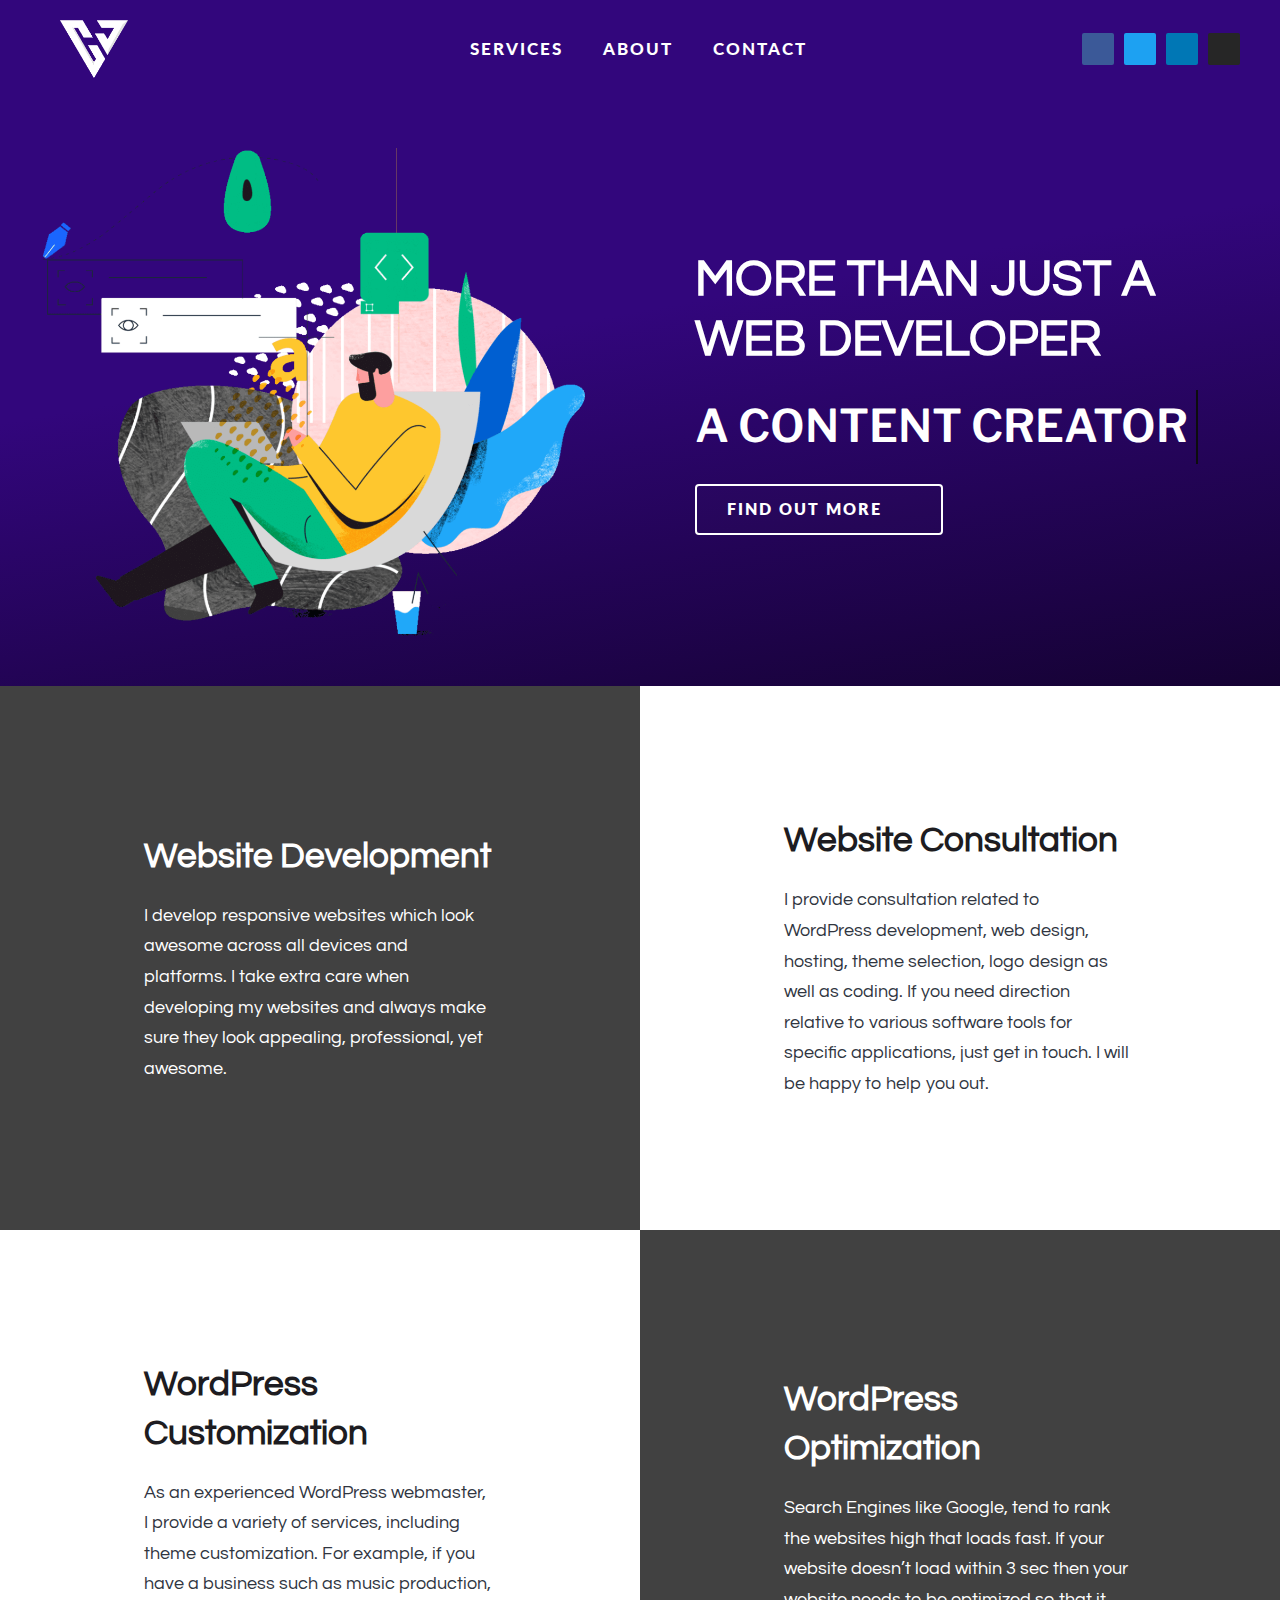
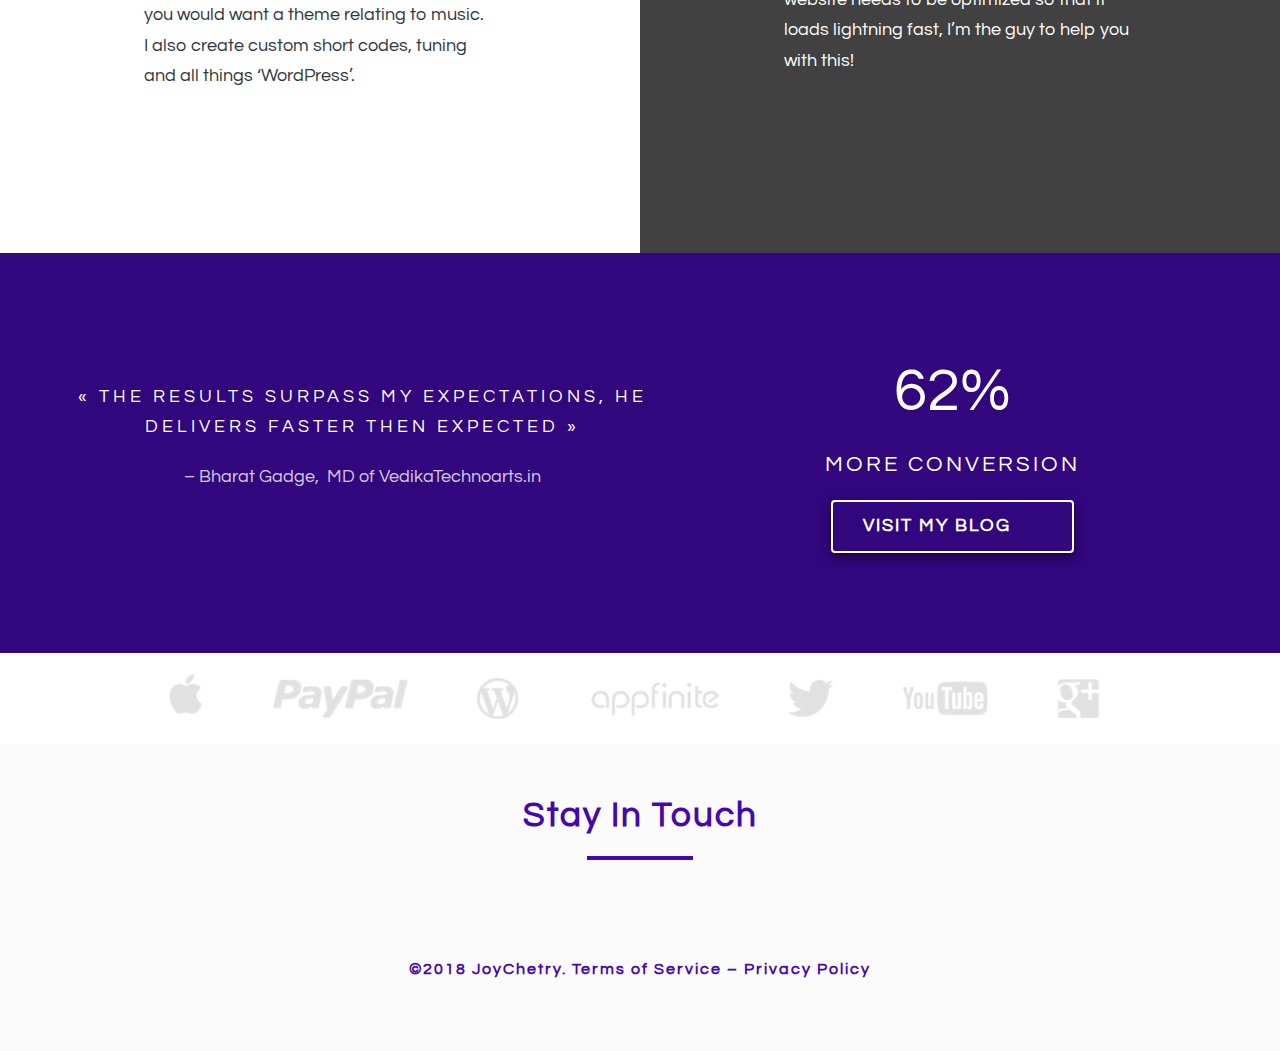
<file: index.html>
<!DOCTYPE html>
<html lang="en-US">
<head>
	<meta charset="UTF-8">
		<title>Joy Chetry: Website Designer from Chakan, Pune</title>


<meta name="description" content="Leading Website Designer, Brand and UI/UX Designer from Chakan, Pune offering Award Winning high end web design services for company and Individual profiles">
<meta name="robots" content="noindex, nofollow">
<meta property="og:locale" content="en_US">
<meta property="og:type" content="website">
<meta property="og:title" content="Joy Chetry: Website Designer from Chakan, Pune">
<meta property="og:description" content="Leading Website Designer, Brand and UI/UX Designer from Chakan, Pune offering Award Winning high end web design services for company and Individual profiles">
<meta property="og:url" content="https://joychetry.github.io/v1/">
<meta property="og:site_name" content="Joy Chetry">
<meta name="twitter:card" content="summary_large_image">
<meta name="twitter:description" content="Leading Website Designer, Brand and UI/UX Designer from Chakan, Pune offering Award Winning high end web design services for company and Individual profiles">
<meta name="twitter:title" content="Joy Chetry: Website Designer from Chakan, Pune">
<meta name="twitter:image" content="https://joychetry.github.io/v1/wp-content/uploads/man-sitting-min-1024x917.png">
<script type="application/ld+json" class="yoast-schema-graph yoast-schema-graph--main">{"@context":"https://schema.org","@graph":[{"@type":"WebSite","@id":"https://joychetry.github.io/v1/#website","url":"https://joychetry.github.io/v1/","name":"Joy Chetry","publisher":{"@id":"https://joychetry.github.io/v1/#person"},"potentialAction":{"@type":"SearchAction","target":"https://joychetry.github.io/v1/?s={search_term_string}","query-input":"required name=search_term_string"}},{"@type":"ImageObject","@id":"https://joychetry.github.io/v1/#primaryimage","url":"https://joychetry.github.io/v1/wp-content/uploads/man-sitting-min.png","width":1024,"height":917},{"@type":"WebPage","@id":"https://joychetry.github.io/v1/#webpage","url":"https://joychetry.github.io/v1/","inLanguage":"en-US","name":"Joy Chetry: Website Designer from Chakan, Pune","isPartOf":{"@id":"https://joychetry.github.io/v1/#website"},"about":{"@id":"https://joychetry.github.io/v1/#person"},"primaryImageOfPage":{"@id":"https://joychetry.github.io/v1/#primaryimage"},"datePublished":"2018-06-25T07:50:05+05:30","dateModified":"2019-05-22T17:38:30+05:30","description":"Leading Website Designer, Brand and UI/UX Designer from Chakan, Pune offering Award Winning high end web design services for company and Individual profiles"}]}</script>


<link rel="dns-prefetch" href="//fonts.googleapis.com">
<link rel="dns-prefetch" href="//s.w.org">


<link rel="stylesheet" id="astra-theme-css-css" href="https://joychetry.github.io/v1/wp-content/themes/astra/assets/css/minified/style.min.css" type="text/css" media="all">
<style id="astra-theme-css-inline-css" type="text/css">
html{font-size:112.5%;}a,.page-title{color:#4608ad;}a:hover,a:focus{color:#150233;}body,button,input,select,textarea{font-family:'Questrial',sans-serif;font-weight:400;font-size:18px;font-size:1rem;line-height:1.7;}blockquote{color:#000000;}h1,.entry-content h1,.entry-content h1 a,h2,.entry-content h2,.entry-content h2 a,h3,.entry-content h3,.entry-content h3 a,h4,.entry-content h4,.entry-content h4 a,h5,.entry-content h5,.entry-content h5 a,h6,.entry-content h6,.entry-content h6 a,.site-title,.site-title a{font-family:'Questrial',sans-serif;font-weight:400;}.site-title{font-size:1.7em;}header .site-logo-img .custom-logo-link img{max-width:200px;}.astra-logo-svg{width:200px;}.ast-archive-description .ast-archive-title{font-size:1.7em;}.site-header .site-description{font-size:15px;font-size:0.83333333333333rem;}.entry-title{font-size:2.8em;}.comment-reply-title{font-size:29px;font-size:1.6111111111111rem;}.ast-comment-list #cancel-comment-reply-link{font-size:18px;font-size:1rem;}h1,.entry-content h1,.entry-content h1 a{font-size:35px;font-size:1.9444444444444rem;}h2,.entry-content h2,.entry-content h2 a{font-size:30px;font-size:1.6666666666667rem;}h3,.entry-content h3,.entry-content h3 a{font-size:28px;font-size:1.5555555555556rem;}h4,.entry-content h4,.entry-content h4 a{font-size:26px;font-size:1.4444444444444rem;}h5,.entry-content h5,.entry-content h5 a{font-size:24px;font-size:1.3333333333333rem;}h6,.entry-content h6,.entry-content h6 a{font-size:20px;font-size:1.1111111111111rem;}.ast-single-post .entry-title,.page-title{font-size:3.4em;}#secondary,#secondary button,#secondary input,#secondary select,#secondary textarea{font-size:18px;font-size:1rem;}::selection{color:transparent;}body,h1,.entry-title a,.entry-content h1,.entry-content h1 a,h2,.entry-content h2,.entry-content h2 a,h3,.entry-content h3,.entry-content h3 a,h4,.entry-content h4,.entry-content h4 a,h5,.entry-content h5,.entry-content h5 a,h6,.entry-content h6,.entry-content h6 a{color:#383838;}.tagcloud a:hover,.tagcloud a:focus,.tagcloud a.current-item{color:#ffffff;border-color:#4608ad;background-color:#4608ad;}.main-header-menu a,.ast-header-custom-item a{color:#383838;}.main-header-menu li:hover > a,.main-header-menu li:hover > .ast-menu-toggle,.main-header-menu .ast-masthead-custom-menu-items a:hover,.main-header-menu li.focus > a,.main-header-menu li.focus > .ast-menu-toggle,.main-header-menu .current-menu-item > a,.main-header-menu .current-menu-ancestor > a,.main-header-menu .current_page_item > a,.main-header-menu .current-menu-item > .ast-menu-toggle,.main-header-menu .current-menu-ancestor > .ast-menu-toggle,.main-header-menu .current_page_item > .ast-menu-toggle{color:#4608ad;}input:focus,input[type="text"]:focus,input[type="email"]:focus,input[type="url"]:focus,input[type="password"]:focus,input[type="reset"]:focus,input[type="search"]:focus,textarea:focus{border-color:#4608ad;}input[type="radio"]:checked,input[type=reset],input[type="checkbox"]:checked,input[type="checkbox"]:hover:checked,input[type="checkbox"]:focus:checked,input[type=range]::-webkit-slider-thumb{border-color:#4608ad;background-color:#4608ad;box-shadow:none;}.site-footer a:hover + .post-count,.site-footer a:focus + .post-count{background:#4608ad;border-color:#4608ad;}.footer-adv .footer-adv-overlay{border-top-style:solid;border-top-color:#7a7a7a;}.ast-comment-meta{line-height:1.666666667;font-size:15px;font-size:0.83333333333333rem;}.single .nav-links .nav-previous,.single .nav-links .nav-next,.single .ast-author-details .author-title,.ast-comment-meta{color:#4608ad;}.menu-toggle,button,.ast-button,.button,input#submit,input[type="button"],input[type="submit"],input[type="reset"]{border-radius:35px;padding:10px 40px;color:#ffffff;border-color:#ee4a03;background-color:#ee4a03;}button:focus,.menu-toggle:hover,button:hover,.ast-button:hover,.button:hover,input[type=reset]:hover,input[type=reset]:focus,input#submit:hover,input#submit:focus,input[type="button"]:hover,input[type="button"]:focus,input[type="submit"]:hover,input[type="submit"]:focus{color:#ffffff;border-color:#d64f02;background-color:#d64f02;}.entry-meta,.entry-meta *{line-height:1.45;color:#4608ad;}.entry-meta a:hover,.entry-meta a:hover *,.entry-meta a:focus,.entry-meta a:focus *{color:#150233;}.ast-404-layout-1 .ast-404-text{font-size:200px;font-size:11.111111111111rem;}.widget-title{font-size:25px;font-size:1.3888888888889rem;color:#383838;}#cat option,.secondary .calendar_wrap thead a,.secondary .calendar_wrap thead a:visited{color:#4608ad;}.secondary .calendar_wrap #today,.ast-progress-val span{background:#4608ad;}.secondary a:hover + .post-count,.secondary a:focus + .post-count{background:#4608ad;border-color:#4608ad;}.calendar_wrap #today > a{color:#ffffff;}.ast-pagination a,.page-links .page-link,.single .post-navigation a{color:#4608ad;}.ast-pagination a:hover,.ast-pagination a:focus,.ast-pagination > span:hover:not(.dots),.ast-pagination > span.current,.page-links > .page-link,.page-links .page-link:hover,.post-navigation a:hover{color:#150233;}.ast-header-break-point .ast-mobile-menu-buttons-minimal.menu-toggle{background:transparent;color:#ee4a03;}.ast-header-break-point .ast-mobile-menu-buttons-outline.menu-toggle{background:transparent;border:1px solid #ee4a03;color:#ee4a03;}.ast-header-break-point .ast-mobile-menu-buttons-fill.menu-toggle{background:#ee4a03;color:#ffffff;}@media (min-width:545px){.ast-page-builder-template .comments-area,.single.ast-page-builder-template .entry-header,.single.ast-page-builder-template .post-navigation{max-width:1240px;margin-left:auto;margin-right:auto;}}body,.ast-separate-container{background-color:#f4f4f7;}@media (max-width:768px){.comment-reply-title{font-size:28px;font-size:1.6470588235294rem;}.ast-comment-meta{font-size:14px;font-size:0.82352941176471rem;}.widget-title{font-size:24px;font-size:1.4117647058824rem;}body,button,input,select,textarea{font-size:17px;font-size:0.94444444444444rem;}.ast-comment-list #cancel-comment-reply-link{font-size:17px;font-size:0.94444444444444rem;}#secondary,#secondary button,#secondary input,#secondary select,#secondary textarea{font-size:17px;font-size:0.94444444444444rem;}.site-title{font-size:1.6em;}.ast-archive-description .ast-archive-title{font-size:1.6em;}.entry-title{font-size:2.3em;}h1,.entry-content h1,.entry-content h1 a{font-size:2.6em;}h2,.entry-content h2,.entry-content h2 a{font-size:2.3em;}h3,.entry-content h3,.entry-content h3 a{font-size:2em;}h4,.entry-content h4,.entry-content h4 a{font-size:1.6em;}h5,.entry-content h5,.entry-content h5 a{font-size:1.3em;}h6,.entry-content h6,.entry-content h6 a{font-size:1.1em;}.ast-single-post .entry-title,.page-title{font-size:2.6em;}}@media (max-width:544px){.comment-reply-title{font-size:26px;font-size:1.625rem;}.ast-comment-meta{font-size:13px;font-size:0.8125rem;}.widget-title{font-size:22px;font-size:1.375rem;}body,button,input,select,textarea{font-size:16px;font-size:0.88888888888889rem;}.ast-comment-list #cancel-comment-reply-link{font-size:16px;font-size:0.88888888888889rem;}#secondary,#secondary button,#secondary input,#secondary select,#secondary textarea{font-size:16px;font-size:0.88888888888889rem;}.site-title{font-size:1.5em;}.ast-archive-description .ast-archive-title{font-size:1.5em;}.entry-title{font-size:2em;}h1,.entry-content h1,.entry-content h1 a{font-size:2.3em;}h2,.entry-content h2,.entry-content h2 a{font-size:2em;}h3,.entry-content h3,.entry-content h3 a{font-size:1.8em;}h4,.entry-content h4,.entry-content h4 a{font-size:1.5em;}h5,.entry-content h5,.entry-content h5 a{font-size:1.2em;}h6,.entry-content h6,.entry-content h6 a{font-size:1.1em;}.ast-single-post .entry-title,.page-title{font-size:2.3em;}}@media (max-width:544px){html{font-size:112.5%;}}@media (min-width:769px){.ast-container{max-width:1240px;}}@font-face {font-family: "Astra";src: url( https://joychetry.github.io/v1/wp-content/themes/astra/assets/fonts/astra.woff) format("woff"),url( https://joychetry.github.io/v1/wp-content/themes/astra/assets/fonts/astra.ttf) format("truetype"),url( https://joychetry.github.io/v1/wp-content/themes/astra/assets/fonts/astra.svg#astra) format("svg");font-weight: normal;font-style: normal;font-display: fallback;}@media (max-width:921px) {.main-header-bar .main-header-bar-navigation{display:none;}}.ast-desktop .main-header-menu.submenu-with-border .sub-menu,.ast-desktop .main-header-menu.submenu-with-border .children,.ast-desktop .main-header-menu.submenu-with-border .astra-full-megamenu-wrapper{border-color:#eaeaea;}.ast-desktop .main-header-menu.submenu-with-border .sub-menu,.ast-desktop .main-header-menu.submenu-with-border .children{border-top-width:0px;border-right-width:0px;border-left-width:0px;border-bottom-width:0px;border-style:solid;}.ast-desktop .main-header-menu.submenu-with-border .sub-menu .sub-menu,.ast-desktop .main-header-menu.submenu-with-border .children .children{top:-0px;}.ast-desktop .main-header-menu.submenu-with-border .sub-menu a,.ast-desktop .main-header-menu.submenu-with-border .children a{border-bottom-width:0px;border-style:solid;border-color:#eaeaea;}@media (min-width:769px){.main-header-menu .sub-menu li.ast-left-align-sub-menu:hover > ul,.main-header-menu .sub-menu li.ast-left-align-sub-menu.focus > ul{margin-left:-0px;}}@media (max-width:920px){.ast-404-layout-1 .ast-404-text{font-size:100px;font-size:5.5555555555556rem;}}
.ast-header-break-point .site-header{border-bottom-width:0;}@media (min-width:769px){.main-header-bar{border-bottom-width:0;}}.ast-flex{-webkit-align-content:center;-ms-flex-line-pack:center;align-content:center;-webkit-box-align:center;-webkit-align-items:center;-moz-box-align:center;-ms-flex-align:center;align-items:center;}.main-header-bar{padding:1em 0;}.ast-site-identity{padding:0;}
@media (min-width:769px){.ast-theme-transparent-header #masthead{position:absolute;left:0;right:0;}.ast-theme-transparent-header .main-header-bar, .ast-theme-transparent-header.ast-header-break-point .main-header-bar{background:none;}body.elementor-editor-active.ast-theme-transparent-header #masthead, .fl-builder-edit .ast-theme-transparent-header #masthead, body.vc_editor.ast-theme-transparent-header #masthead{z-index:0;}.ast-header-break-point.ast-replace-site-logo-transparent.ast-theme-transparent-header .custom-mobile-logo-link{display:none;}.ast-header-break-point.ast-replace-site-logo-transparent.ast-theme-transparent-header .transparent-custom-logo{display:inline-block;}.ast-theme-transparent-header .ast-above-header{background-image:none;background-color:transparent;}.ast-theme-transparent-header .ast-below-header{background-image:none;background-color:transparent;}}@media (max-width:768px){.ast-theme-transparent-header #masthead{position:absolute;left:0;right:0;}.ast-theme-transparent-header .main-header-bar, .ast-theme-transparent-header.ast-header-break-point .main-header-bar{background:none;}body.elementor-editor-active.ast-theme-transparent-header #masthead, .fl-builder-edit .ast-theme-transparent-header #masthead, body.vc_editor.ast-theme-transparent-header #masthead{z-index:0;}.ast-header-break-point.ast-replace-site-logo-transparent.ast-theme-transparent-header .custom-mobile-logo-link{display:none;}.ast-header-break-point.ast-replace-site-logo-transparent.ast-theme-transparent-header .transparent-custom-logo{display:inline-block;}.ast-theme-transparent-header .ast-above-header{background-image:none;background-color:transparent;}.ast-theme-transparent-header .ast-below-header{background-image:none;background-color:transparent;}}.ast-theme-transparent-header .main-header-bar, .ast-theme-transparent-header .site-header{border-bottom-width:0;}
.ast-breadcrumbs .trail-browse, .ast-breadcrumbs .trail-items, .ast-breadcrumbs .trail-items li{display:inline-block;margin:0;padding:0;border:none;background:inherit;text-indent:0;}.ast-breadcrumbs .trail-browse{font-size:inherit;font-style:inherit;font-weight:inherit;color:inherit;}.ast-breadcrumbs .trail-items{list-style:none;}.trail-items li::after{padding:0 0.3em;content:"»";}.trail-items li:last-of-type::after{display:none;}
</style>
<link rel="stylesheet" id="astra-google-fonts-css" href="//fonts.googleapis.com/css?family=Questrial%3A400&display=fallback&ver=1.8.7" type="text/css" media="all">
<link rel="stylesheet" id="wp-block-library-css" href="https://joychetry.github.io/v1/wp-includes/css/dist/block-library/style.min.css" type="text/css" media="all">
<link rel="stylesheet" id="eae-css-css" href="https://joychetry.github.io/v1/wp-content/plugins/addon-elements-for-elementor-page-builder/assets/css/eae.min.css" type="text/css" media="all">
<link rel="stylesheet" id="vegas-css-css" href="https://joychetry.github.io/v1/wp-content/plugins/addon-elements-for-elementor-page-builder/assets/lib/vegas/vegas.min.css" type="text/css" media="all">
<link rel="stylesheet" id="astra-addon-css-0-css" href="https://joychetry.github.io/v1/wp-content/plugins/astra-addon/addons/header-sections/assets/css/minified/style.min.css" type="text/css" media="all">
<link rel="stylesheet" id="astra-addon-css-1-css" href="https://joychetry.github.io/v1/wp-content/plugins/astra-addon/addons/scroll-to-top/assets/css/minified/style.min.css" type="text/css" media="all">
<link rel="stylesheet" id="astra-addon-css-css" href="https://joychetry.github.io/v1/wp-content/plugins/astra-addon/addons/advanced-search/assets/css/minified/style.min.css" type="text/css" media="all">
<style id="astra-addon-css-inline-css" type="text/css">
.ast-separate-container .blog-layout-1, .ast-separate-container .blog-layout-2, .ast-separate-container .blog-layout-3{background-color:transparent;background-image:none;}.ast-separate-container .ast-article-post{background-color:#ffffff;}.ast-separate-container .ast-article-single, .ast-separate-container .comment-respond,.ast-separate-container .ast-comment-list li, .ast-separate-container .ast-woocommerce-container, .ast-separate-container .error-404, .ast-separate-container .no-results, .single.ast-separate-container .ast-author-meta, .ast-separate-container .related-posts-title-wrapper, .ast-separate-container.ast-two-container #secondary .widget,.ast-separate-container .comments-count-wrapper, .ast-box-layout.ast-plain-container .site-content,.ast-padded-layout.ast-plain-container .site-content{background-color:#ffffff;}#ast-scroll-top{color:#ffffff;background-color:rgba(31,38,46,0.8);font-size:15px;font-size:0.83333333333333rem;border-radius:0;}.site-title, .site-title a{font-family:'Questrial', sans-serif;text-transform:inherit;}.secondary .widget-title{font-family:'Questrial', sans-serif;text-transform:inherit;}.secondary .widget > *:not(.widget-title){font-family:'Questrial', sans-serif;}.ast-single-post .entry-title, .page-title{font-family:'Questrial', sans-serif;line-height:1;text-transform:inherit;}.ast-archive-description .ast-archive-title{font-family:'Questrial', sans-serif;text-transform:inherit;}.blog .entry-title, .blog .entry-title a, .archive .entry-title, .archive .entry-title a, .search .entry-title, .search .entry-title a {font-family:'Questrial', sans-serif;text-transform:inherit;}h1, .entry-content h1, .entry-content h1 a{font-family:'Questrial', sans-serif;text-transform:inherit;}h2, .entry-content h2, .entry-content h2 a{font-family:'Questrial', sans-serif;line-height:1;text-transform:inherit;}h3, .entry-content h3, .entry-content h3 a{font-family:'Questrial', sans-serif;text-transform:inherit;}h4, .entry-content h4, .entry-content h4 a{font-family:'Questrial', sans-serif;text-transform:inherit;}h5, .entry-content h5, .entry-content h5 a{font-family:'Questrial', sans-serif;text-transform:inherit;}h6, .entry-content h6, .entry-content h6 a{font-family:'Questrial', sans-serif;text-transform:inherit;}
</style>
<link rel="stylesheet" id="elementor-icons-css" href="https://joychetry.github.io/v1/wp-content/plugins/elementor/assets/lib/eicons/css/elementor-icons.min.css" type="text/css" media="all">
<link rel="stylesheet" id="font-awesome-css" href="https://joychetry.github.io/v1/wp-content/plugins/elementor/assets/lib/font-awesome/css/font-awesome.min.css" type="text/css" media="all">
<link rel="stylesheet" id="elementor-animations-css" href="https://joychetry.github.io/v1/wp-content/plugins/elementor/assets/lib/animations/animations.min.css" type="text/css" media="all">
<link rel="stylesheet" id="elementor-frontend-css" href="https://joychetry.github.io/v1/wp-content/uploads/elementor/css/custom-frontend.min.css" type="text/css" media="all">
<link rel="stylesheet" id="elementor-pro-css" href="https://joychetry.github.io/v1/wp-content/uploads/elementor/css/custom-pro-frontend.min.css" type="text/css" media="all">
<link rel="stylesheet" id="elementor-global-css" href="https://joychetry.github.io/v1/wp-content/uploads/elementor/css/global.css" type="text/css" media="all">
<link rel="stylesheet" id="elementor-post-7124-css" href="https://joychetry.github.io/v1/wp-content/uploads/elementor/css/post-7124.css" type="text/css" media="all">
<link rel="stylesheet" id="elementor-post-7254-css" href="https://joychetry.github.io/v1/wp-content/uploads/elementor/css/post-7254.css" type="text/css" media="all">
<link rel="stylesheet" id="elementor-post-7251-css" href="https://joychetry.github.io/v1/wp-content/uploads/elementor/css/post-7251.css" type="text/css" media="all">
<link rel="stylesheet" id="elementor-post-7968-css" href="https://joychetry.github.io/v1/wp-content/uploads/elementor/css/post-7968.css" type="text/css" media="all">
<link rel="stylesheet" id="google-fonts-1-css" href="https://fonts.googleapis.com/css?family=Libre+Franklin%3A100%2C100italic%2C200%2C200italic%2C300%2C300italic%2C400%2C400italic%2C500%2C500italic%2C600%2C600italic%2C700%2C700italic%2C800%2C800italic%2C900%2C900italic%7CLato%3A100%2C100italic%2C200%2C200italic%2C300%2C300italic%2C400%2C400italic%2C500%2C500italic%2C600%2C600italic%2C700%2C700italic%2C800%2C800italic%2C900%2C900italic&ver=5.4.2" type="text/css" media="all">

<script type="text/javascript" src="https://joychetry.github.io/v1/wp-includes/js/jquery/jquery.js"></script>
<script type="text/javascript" src="https://joychetry.github.io/v1/wp-includes/js/jquery/jquery-migrate.min.js"></script>






<meta name="theme-color" content="#32067c"> <meta name="msapplication-navbutton-color" content="#32067c"> <meta name="apple-mobile-web-app-status-bar-style" content="#32067c">
<meta name="google-site-verification" content="XaMrYmKrW7_i0jHrXvNs0oP18r2uFb_sChZr8AeGPbE"><style type="text/css">.recentcomments a{display:inline !important;padding:0 !important;margin:0 !important;}</style><link rel="icon" href="https://joychetry.github.io/v1/wp-content/uploads/cropped-Joy-favicon-32x32.png" sizes="32x32">
<link rel="icon" href="https://joychetry.github.io/v1/wp-content/uploads/cropped-Joy-favicon-192x192.png" sizes="192x192">
<link rel="apple-touch-icon" href="https://joychetry.github.io/v1/wp-content/uploads/cropped-Joy-favicon-180x180.png">
<meta name="msapplication-TileImage" content="https://joychetry.github.io/v1/wp-content/uploads/cropped-Joy-favicon-270x270.png">
		<style type="text/css" id="wp-custom-css">
			/*
You can add your own CSS here.

Click the help icon above to learn more.
*/

.ast-page-builder-template .post-navigation {display: none;}

h1 {line-height:1.2 !important;}
h2 {line-height:1.2 !important;}
h3 {line-height:1.3 !important;}
h4 {line-height:1.4 !important;}
h5 {line-height:1.5 !important;}
h6 {line-height:1.6 !important;}

body {font-size: 100%}
		</style>
			<meta name="viewport" content="width=device-width, initial-scale=1.0, viewport-fit=cover"></head>
<body class="home page-template page-template-elementor_canvas page page-id-7124 wp-custom-logo ast-desktop ast-page-builder-template ast-no-sidebar astra-1.8.7 ast-header-custom-item-inside ast-single-post ast-inherit-site-logo-transparent elementor-page-7968 elementor-default elementor-template-canvas elementor-page elementor-page-7124 astra-addon-1.8.2">
			<div data-elementor-type="post" data-elementor-id="7124" class="elementor elementor-7124 elementor-bc-flex-widget" data-elementor-settings="[]">
			<div class="elementor-inner">
				<div class="elementor-section-wrap">
							<section class="has_eae_slider elementor-element elementor-element-2b00e9f elementor-section-stretched elementor-section-full_width elementor-section-height-default elementor-section-height-default elementor-section elementor-top-section" data-id="2b00e9f" data-element_type="section" data-settings='{"stretch_section":"section-stretched"}'>
						<div class="elementor-container elementor-column-gap-no">
				<div class="elementor-row">
				<div class="has_eae_slider elementor-element elementor-element-fd7cf0e elementor-column elementor-col-100 elementor-top-column" data-id="fd7cf0e" data-element_type="column">
			<div class="elementor-column-wrap  elementor-element-populated">
					<div class="elementor-widget-wrap">
				<div class="elementor-element elementor-element-cb6d875 elementor-widget elementor-widget-template" data-id="cb6d875" data-element_type="widget" data-widget_type="template.default">
				<div class="elementor-widget-container">
					<div class="elementor-template">
					<div data-elementor-type="header" data-elementor-id="7254" class="elementor elementor-7254" data-elementor-settings="[]">
			<div class="elementor-inner">
				<div class="elementor-section-wrap">
							<section class="has_eae_slider elementor-element elementor-element-3f92052b elementor-section-stretched elementor-section-content-middle elementor-section-boxed elementor-section-height-default elementor-section-height-default elementor-section elementor-top-section" data-id="3f92052b" data-element_type="section" id="lpnavmenu" data-settings='{"background_background":"classic","sticky":"top","sticky_on":[],"stretch_section":"section-stretched","sticky_offset":0,"sticky_effects_offset":0}'>
						<div class="elementor-container elementor-column-gap-no">
				<div class="elementor-row">
				<div class="has_eae_slider elementor-element elementor-element-35e3e23c elementor-column elementor-col-100 elementor-top-column" data-id="35e3e23c" data-element_type="column">
			<div class="elementor-column-wrap  elementor-element-populated">
					<div class="elementor-widget-wrap">
				<div class="elementor-element elementor-element-69f08e7 elementor-widget elementor-widget-theme-site-logo elementor-widget-image" data-id="69f08e7" data-element_type="widget" data-widget_type="theme-site-logo.default">
				<div class="elementor-widget-container">
					<div class="elementor-image">
											<a href="https://joychetry.github.io/v1" data-elementor-open-lightbox="">
							<img width="265" height="228" src="https://joychetry.github.io/v1/wp-content/uploads/Chetry-Joy-white-200x172.png" class="attachment-full size-full" alt="" srcset="https://joychetry.github.io/v1/wp-content/uploads/Chetry-Joy-white.png 265w,https://joychetry.github.io/v1/wp-content/uploads/Chetry-Joy-white-200x172.png 200w" sizes="(max-width: 265px) 100vw, 265px">								</a>
											</div>
				</div>
				</div>
						</div>
			</div>
		</div>
				<div class="has_eae_slider elementor-element elementor-element-5ab60d6a elementor-column elementor-col-100 elementor-top-column" data-id="5ab60d6a" data-element_type="column">
			<div class="elementor-column-wrap  elementor-element-populated">
					<div class="elementor-widget-wrap">
				<div class="elementor-element elementor-element-2bb0ba2b elementor-nav-menu__align-center elementor-nav-menu--stretch elementor-nav-menu--indicator-chevron elementor-nav-menu--dropdown-tablet elementor-nav-menu__text-align-aside elementor-nav-menu--toggle elementor-nav-menu--burger elementor-widget elementor-widget-nav-menu" data-id="2bb0ba2b" data-element_type="widget" data-settings='{"full_width":"stretch","layout":"horizontal","toggle":"burger"}' data-widget_type="nav-menu.default">
				<div class="elementor-widget-container">
						<nav class="elementor-nav-menu--main elementor-nav-menu__container elementor-nav-menu--layout-horizontal e--pointer-underline e--animation-fade"><ul id="menu-1-2bb0ba2b" class="elementor-nav-menu"><li class="menu-item menu-item-type-post_type menu-item-object-page menu-item-7024"><a href="https://joychetry.github.io/v1/services/" class="elementor-item">Services</a></li>
<li class="menu-item menu-item-type-post_type menu-item-object-page menu-item-8214"><a href="https://joychetry.github.io/v1/about/" class="elementor-item">About</a></li>
<li class="menu-item menu-item-type-post_type menu-item-object-page menu-item-7013"><a href="https://joychetry.github.io/v1/contact/" class="elementor-item">Contact</a></li>
</ul></nav>
					<div class="elementor-menu-toggle">
			<i class="eicon" aria-hidden="true"></i>
			<span class="elementor-screen-only">Menu</span>
		</div>
		<nav class="elementor-nav-menu--dropdown elementor-nav-menu__container"><ul id="menu-2-2bb0ba2b" class="elementor-nav-menu"><li class="menu-item menu-item-type-post_type menu-item-object-page menu-item-7024"><a href="https://joychetry.github.io/v1/services/" class="elementor-item">Services</a></li>
<li class="menu-item menu-item-type-post_type menu-item-object-page menu-item-8214"><a href="https://joychetry.github.io/v1/about/" class="elementor-item">About</a></li>
<li class="menu-item menu-item-type-post_type menu-item-object-page menu-item-7013"><a href="https://joychetry.github.io/v1/contact/" class="elementor-item">Contact</a></li>
</ul></nav>
				</div>
				</div>
						</div>
			</div>
		</div>
				<div class="has_eae_slider elementor-element elementor-element-1fb371a6 elementor-column elementor-col-100 elementor-top-column" data-id="1fb371a6" data-element_type="column">
			<div class="elementor-column-wrap  elementor-element-populated">
					<div class="elementor-widget-wrap">
				<div class="elementor-element elementor-element-2628ba1 elementor-shape-square elementor-hidden-phone elementor-hidden-tablet elementor-widget elementor-widget-social-icons" data-id="2628ba1" data-element_type="widget" data-widget_type="social-icons.default">
				<div class="elementor-widget-container">
					<div class="elementor-social-icons-wrapper">
							<a class="elementor-icon elementor-social-icon elementor-social-icon-facebook" href="https://www.facebook.com/chetryjoy" target="_blank">
					<span class="elementor-screen-only">Facebook</span>
					<i class="fa fa-facebook"></i>
				</a>
							<a class="elementor-icon elementor-social-icon elementor-social-icon-twitter" href="https://twitter.com/joychetri" target="_blank">
					<span class="elementor-screen-only">Twitter</span>
					<i class="fa fa-twitter"></i>
				</a>
							<a class="elementor-icon elementor-social-icon elementor-social-icon-linkedin" href="https://www.linkedin.com/in/joychetry" target="_blank">
					<span class="elementor-screen-only">Linkedin</span>
					<i class="fa fa-linkedin"></i>
				</a>
							<a class="elementor-icon elementor-social-icon elementor-social-icon-instagram" href="https://instagram.com/joychetry" target="_blank">
					<span class="elementor-screen-only">Instagram</span>
					<i class="fa fa-instagram"></i>
				</a>
					</div>
				</div>
				</div>
						</div>
			</div>
		</div>
						</div>
			</div>
		</section>
						</div>
			</div>
		</div>
				</div>
				</div>
				</div>
						</div>
			</div>
		</div>
						</div>
			</div>
		</section>
				<section class="has_eae_slider elementor-element elementor-element-3485bd1 elementor-section-boxed elementor-section-height-default elementor-section-height-default elementor-section elementor-top-section" data-id="3485bd1" data-element_type="section" id="HeroSection" data-settings='{"background_background":"gradient"}'>
						<div class="elementor-container elementor-column-gap-no">
				<div class="elementor-row">
				<div class="has_eae_slider elementor-element elementor-element-5fd4788 elementor-column elementor-col-50 elementor-top-column" data-id="5fd4788" data-element_type="column">
			<div class="elementor-column-wrap  elementor-element-populated">
					<div class="elementor-widget-wrap">
				<div class="elementor-element elementor-element-ef59a44 elementor-widget elementor-widget-image" data-id="ef59a44" data-element_type="widget" data-widget_type="image.default">
				<div class="elementor-widget-container">
					<div class="elementor-image">
										<img width="1024" height="917" src="https://joychetry.github.io/v1/wp-content/uploads/man-sitting-min-1024x917.png" class="attachment-large size-large" alt="" srcset="https://joychetry.github.io/v1/wp-content/uploads/man-sitting-min.png 1024w,https://joychetry.github.io/v1/wp-content/uploads/man-sitting-min-300x269.png 300w,https://joychetry.github.io/v1/wp-content/uploads/man-sitting-min-768x688.png 768w" sizes="(max-width: 1024px) 100vw, 1024px">											</div>
				</div>
				</div>
						</div>
			</div>
		</div>
				<div class="has_eae_slider elementor-element elementor-element-1d9ff74 elementor-column elementor-col-50 elementor-top-column" data-id="1d9ff74" data-element_type="column">
			<div class="elementor-column-wrap  elementor-element-populated">
					<div class="elementor-widget-wrap">
				<div class="elementor-element elementor-element-6d2eb35 elementor-widget elementor-widget-heading" data-id="6d2eb35" data-element_type="widget" data-widget_type="heading.default">
				<div class="elementor-widget-container">
			<h2 class="elementor-heading-title elementor-size-default">MORE THAN JUST
A WEB DEVELOPER</h2>		</div>
				</div>
				<div class="elementor-element elementor-element-ea46f8e elementor-headline--style-rotate elementor-widget elementor-widget-animated-headline" data-id="ea46f8e" data-element_type="widget" data-settings='{"headline_style":"rotate","rotating_text":"a Content Creator\na Fitness Blogger\na Freelancer\nan Indian","animation_type":"clip"}' data-widget_type="animated-headline.default">
				<div class="elementor-widget-container">
					<h2 class="elementor-headline elementor-headline-animation-type-clip">
						<span class="elementor-headline-dynamic-wrapper elementor-headline-text-wrapper"></span>
					</h2>
				</div>
				</div>
				<div class="elementor-element elementor-element-373fc64 elementor-align-left elementor-mobile-align-justify elementor-tablet-align-left elementor-widget elementor-widget-button" data-id="373fc64" data-element_type="widget" data-widget_type="button.default">
				<div class="elementor-widget-container">
					<div class="elementor-button-wrapper">
			<a href="/#findoutmore" class="elementor-button-link elementor-button elementor-size-md" role="button">
						<span class="elementor-button-content-wrapper">
						<span class="elementor-button-icon elementor-align-icon-right">
				<i class="fa fa-arrow-down" aria-hidden="true"></i>
			</span>
						<span class="elementor-button-text">Find Out More</span>
		</span>
					</a>
		</div>
				</div>
				</div>
						</div>
			</div>
		</div>
						</div>
			</div>
		</section>
				<section class="has_eae_slider elementor-element elementor-element-c795d9d elementor-section-full_width elementor-reverse-mobile elementor-section-height-default elementor-section-height-default elementor-section elementor-top-section" data-id="c795d9d" data-element_type="section" id="findoutmore">
						<div class="elementor-container elementor-column-gap-default">
				<div class="elementor-row">
				<div class="has_eae_slider elementor-element elementor-element-b7461f0 elementor-column elementor-col-50 elementor-top-column" data-id="b7461f0" data-element_type="column">
			<div class="elementor-column-wrap  elementor-element-populated">
							<div class="elementor-background-overlay"></div>
					<div class="elementor-widget-wrap">
				<section class="has_eae_slider elementor-element elementor-element-bde81f9 elementor-section-boxed elementor-section-height-default elementor-section-height-default elementor-section elementor-inner-section" data-id="bde81f9" data-element_type="section">
						<div class="elementor-container elementor-column-gap-default">
				<div class="elementor-row">
				<div class="has_eae_slider elementor-element elementor-element-93876dd elementor-column elementor-col-33 elementor-inner-column" data-id="93876dd" data-element_type="column">
			<div class="elementor-column-wrap">
					<div class="elementor-widget-wrap">
						</div>
			</div>
		</div>
				<div class="has_eae_slider elementor-element elementor-element-73bbad3 elementor-column elementor-col-33 elementor-inner-column" data-id="73bbad3" data-element_type="column">
			<div class="elementor-column-wrap  elementor-element-populated">
					<div class="elementor-widget-wrap">
				<div class="elementor-element elementor-element-eb4fa3d elementor-widget elementor-widget-heading" data-id="eb4fa3d" data-element_type="widget" data-widget_type="heading.default">
				<div class="elementor-widget-container">
			<h4 class="elementor-heading-title elementor-size-default"><a href="https://joychetry.github.io/v1/services/">Website Development</a></h4>		</div>
				</div>
				<div class="elementor-element elementor-element-2887995 elementor-widget elementor-widget-text-editor" data-id="2887995" data-element_type="widget" data-widget_type="text-editor.default">
				<div class="elementor-widget-container">
					<div class="elementor-text-editor elementor-clearfix">I develop responsive websites which look awesome across all devices and platforms. I take extra care when developing my websites and always make sure they look appealing, professional, yet awesome.</div>
				</div>
				</div>
						</div>
			</div>
		</div>
				<div class="has_eae_slider elementor-element elementor-element-051e184 elementor-column elementor-col-33 elementor-inner-column" data-id="051e184" data-element_type="column">
			<div class="elementor-column-wrap">
					<div class="elementor-widget-wrap">
						</div>
			</div>
		</div>
						</div>
			</div>
		</section>
						</div>
			</div>
		</div>
				<div class="has_eae_slider elementor-element elementor-element-980eb08 elementor-column elementor-col-50 elementor-top-column" data-id="980eb08" data-element_type="column">
			<div class="elementor-column-wrap  elementor-element-populated">
							<div class="elementor-background-overlay"></div>
					<div class="elementor-widget-wrap">
				<section class="has_eae_slider elementor-element elementor-element-3c61cb5 elementor-section-boxed elementor-section-height-default elementor-section-height-default elementor-section elementor-inner-section" data-id="3c61cb5" data-element_type="section">
						<div class="elementor-container elementor-column-gap-default">
				<div class="elementor-row">
				<div class="has_eae_slider elementor-element elementor-element-a7189ee elementor-column elementor-col-33 elementor-inner-column" data-id="a7189ee" data-element_type="column">
			<div class="elementor-column-wrap">
					<div class="elementor-widget-wrap">
						</div>
			</div>
		</div>
				<div class="has_eae_slider elementor-element elementor-element-fb99c3d elementor-column elementor-col-33 elementor-inner-column" data-id="fb99c3d" data-element_type="column">
			<div class="elementor-column-wrap  elementor-element-populated">
					<div class="elementor-widget-wrap">
				<div class="elementor-element elementor-element-8cf0df9 elementor-widget elementor-widget-heading" data-id="8cf0df9" data-element_type="widget" data-widget_type="heading.default">
				<div class="elementor-widget-container">
			<h4 class="elementor-heading-title elementor-size-default"><a href="https://joychetry.github.io/v1/services/">Website Consultation</a></h4>		</div>
				</div>
				<div class="elementor-element elementor-element-d53a5d7 elementor-widget elementor-widget-text-editor" data-id="d53a5d7" data-element_type="widget" data-widget_type="text-editor.default">
				<div class="elementor-widget-container">
					<div class="elementor-text-editor elementor-clearfix">I provide consultation related to WordPress development, web design, hosting, theme selection, logo design as well as coding. If you need direction relative to various software tools for specific applications, just get in touch. I will be happy to help you out.</div>
				</div>
				</div>
						</div>
			</div>
		</div>
				<div class="has_eae_slider elementor-element elementor-element-535dac2 elementor-column elementor-col-33 elementor-inner-column" data-id="535dac2" data-element_type="column">
			<div class="elementor-column-wrap">
					<div class="elementor-widget-wrap">
						</div>
			</div>
		</div>
						</div>
			</div>
		</section>
						</div>
			</div>
		</div>
						</div>
			</div>
		</section>
				<section class="has_eae_slider elementor-element elementor-element-4182b83 elementor-section-full_width elementor-section-height-default elementor-section-height-default elementor-section elementor-top-section" data-id="4182b83" data-element_type="section">
						<div class="elementor-container elementor-column-gap-default">
				<div class="elementor-row">
				<div class="has_eae_slider elementor-element elementor-element-7d8f239 elementor-column elementor-col-50 elementor-top-column" data-id="7d8f239" data-element_type="column">
			<div class="elementor-column-wrap  elementor-element-populated">
							<div class="elementor-background-overlay"></div>
					<div class="elementor-widget-wrap">
				<section class="has_eae_slider elementor-element elementor-element-1056e2c elementor-section-boxed elementor-section-height-default elementor-section-height-default elementor-section elementor-inner-section" data-id="1056e2c" data-element_type="section">
						<div class="elementor-container elementor-column-gap-default">
				<div class="elementor-row">
				<div class="has_eae_slider elementor-element elementor-element-ebefd49 elementor-column elementor-col-33 elementor-inner-column" data-id="ebefd49" data-element_type="column">
			<div class="elementor-column-wrap">
					<div class="elementor-widget-wrap">
						</div>
			</div>
		</div>
				<div class="has_eae_slider elementor-element elementor-element-200c66c elementor-column elementor-col-33 elementor-inner-column" data-id="200c66c" data-element_type="column">
			<div class="elementor-column-wrap  elementor-element-populated">
					<div class="elementor-widget-wrap">
				<div class="elementor-element elementor-element-e693ee4 elementor-widget elementor-widget-heading" data-id="e693ee4" data-element_type="widget" data-widget_type="heading.default">
				<div class="elementor-widget-container">
			<h4 class="elementor-heading-title elementor-size-default"><a href="https://joychetry.github.io/v1/services/">WordPress Customization</a></h4>		</div>
				</div>
				<div class="elementor-element elementor-element-70432dd elementor-widget elementor-widget-text-editor" data-id="70432dd" data-element_type="widget" data-widget_type="text-editor.default">
				<div class="elementor-widget-container">
					<div class="elementor-text-editor elementor-clearfix"><p>As an experienced WordPress webmaster, I provide a variety of services, including theme customization. For example, if you have a business such as music production, you would want a theme relating to music. I also create custom short codes, tuning and all things ‘WordPress’.</p></div>
				</div>
				</div>
						</div>
			</div>
		</div>
				<div class="has_eae_slider elementor-element elementor-element-629f9b7 elementor-column elementor-col-33 elementor-inner-column" data-id="629f9b7" data-element_type="column">
			<div class="elementor-column-wrap">
					<div class="elementor-widget-wrap">
						</div>
			</div>
		</div>
						</div>
			</div>
		</section>
						</div>
			</div>
		</div>
				<div class="has_eae_slider elementor-element elementor-element-698c60b elementor-column elementor-col-50 elementor-top-column" data-id="698c60b" data-element_type="column">
			<div class="elementor-column-wrap  elementor-element-populated">
							<div class="elementor-background-overlay"></div>
					<div class="elementor-widget-wrap">
				<section class="has_eae_slider elementor-element elementor-element-c3a11a5 elementor-section-boxed elementor-section-height-default elementor-section-height-default elementor-section elementor-inner-section" data-id="c3a11a5" data-element_type="section">
						<div class="elementor-container elementor-column-gap-default">
				<div class="elementor-row">
				<div class="has_eae_slider elementor-element elementor-element-75d13ef elementor-column elementor-col-33 elementor-inner-column" data-id="75d13ef" data-element_type="column">
			<div class="elementor-column-wrap">
					<div class="elementor-widget-wrap">
						</div>
			</div>
		</div>
				<div class="has_eae_slider elementor-element elementor-element-7fa8e2d elementor-column elementor-col-33 elementor-inner-column" data-id="7fa8e2d" data-element_type="column">
			<div class="elementor-column-wrap  elementor-element-populated">
					<div class="elementor-widget-wrap">
				<div class="elementor-element elementor-element-867d2a5 elementor-widget elementor-widget-heading" data-id="867d2a5" data-element_type="widget" data-widget_type="heading.default">
				<div class="elementor-widget-container">
			<h4 class="elementor-heading-title elementor-size-default"><a href="https://joychetry.github.io/v1/services/">WordPress Optimization</a></h4>		</div>
				</div>
				<div class="elementor-element elementor-element-06eb0aa elementor-widget elementor-widget-text-editor" data-id="06eb0aa" data-element_type="widget" data-widget_type="text-editor.default">
				<div class="elementor-widget-container">
					<div class="elementor-text-editor elementor-clearfix"><p>Search Engines like Google, tend to rank the websites high that loads fast. If your website doesn’t load within 3 sec then your website needs to be optimized so that it loads lightning fast, I’m the guy to help you with this!</p></div>
				</div>
				</div>
						</div>
			</div>
		</div>
				<div class="has_eae_slider elementor-element elementor-element-a1764a5 elementor-column elementor-col-33 elementor-inner-column" data-id="a1764a5" data-element_type="column">
			<div class="elementor-column-wrap">
					<div class="elementor-widget-wrap">
						</div>
			</div>
		</div>
						</div>
			</div>
		</section>
						</div>
			</div>
		</div>
						</div>
			</div>
		</section>
				<section class="has_eae_slider elementor-element elementor-element-59b6218 elementor-section-content-middle elementor-reverse-mobile elementor-section-boxed elementor-section-height-default elementor-section-height-default elementor-section elementor-top-section" data-id="59b6218" data-element_type="section" data-settings='{"background_background":"classic"}'>
						<div class="elementor-container elementor-column-gap-default">
				<div class="elementor-row">
				<div class="has_eae_slider elementor-element elementor-element-c4f940e elementor-column elementor-col-50 elementor-top-column" data-id="c4f940e" data-element_type="column">
			<div class="elementor-column-wrap  elementor-element-populated">
					<div class="elementor-widget-wrap">
				<div class="elementor-element elementor-element-0f514d1 elementor-widget elementor-widget-heading" data-id="0f514d1" data-element_type="widget" data-widget_type="heading.default">
				<div class="elementor-widget-container">
			<p class="elementor-heading-title elementor-size-default">« THE RESULTS SURPASS MY EXPECTATIONS, He delivers faster then expected »</p>		</div>
				</div>
				<div class="elementor-element elementor-element-1275163 elementor-widget elementor-widget-text-editor" data-id="1275163" data-element_type="widget" data-widget_type="text-editor.default">
				<div class="elementor-widget-container">
					<div class="elementor-text-editor elementor-clearfix"><p>– Bharat Gadge,  MD of VedikaTechnoarts.in</p></div>
				</div>
				</div>
						</div>
			</div>
		</div>
				<div class="has_eae_slider elementor-element elementor-element-fee117b elementor-column elementor-col-50 elementor-top-column" data-id="fee117b" data-element_type="column">
			<div class="elementor-column-wrap  elementor-element-populated">
					<div class="elementor-widget-wrap">
				<div class="elementor-element elementor-element-97049ca elementor-widget elementor-widget-heading" data-id="97049ca" data-element_type="widget" data-widget_type="heading.default">
				<div class="elementor-widget-container">
			<h3 class="elementor-heading-title elementor-size-default">62%</h3>		</div>
				</div>
				<div class="elementor-element elementor-element-f1aebf3 elementor-widget elementor-widget-heading" data-id="f1aebf3" data-element_type="widget" data-widget_type="heading.default">
				<div class="elementor-widget-container">
			<h3 class="elementor-heading-title elementor-size-default">MORE CONVERSION</h3>		</div>
				</div>
				<div class="elementor-element elementor-element-e4aaacf elementor-align-center elementor-mobile-align-justify elementor-widget elementor-widget-button" data-id="e4aaacf" data-element_type="widget" data-widget_type="button.default">
				<div class="elementor-widget-container">
					<div class="elementor-button-wrapper">
			<a href="/blog" class="elementor-button-link elementor-button elementor-size-md" role="button">
						<span class="elementor-button-content-wrapper">
						<span class="elementor-button-icon elementor-align-icon-right">
				<i class="fa fa-newspaper-o" aria-hidden="true"></i>
			</span>
						<span class="elementor-button-text">Visit my blog</span>
		</span>
					</a>
		</div>
				</div>
				</div>
						</div>
			</div>
		</div>
						</div>
			</div>
		</section>
				<section class="has_eae_slider elementor-element elementor-element-5b84457 elementor-section-boxed elementor-section-height-default elementor-section-height-default elementor-section elementor-top-section" data-id="5b84457" data-element_type="section" data-settings='{"background_background":"classic"}'>
						<div class="elementor-container elementor-column-gap-default">
				<div class="elementor-row">
				<div class="has_eae_slider elementor-element elementor-element-7f92635 elementor-column elementor-col-100 elementor-top-column" data-id="7f92635" data-element_type="column">
			<div class="elementor-column-wrap  elementor-element-populated">
					<div class="elementor-widget-wrap">
				<div class="elementor-element elementor-element-2513dc8 elementor-widget elementor-widget-image" data-id="2513dc8" data-element_type="widget" data-widget_type="image.default">
				<div class="elementor-widget-container">
					<div class="elementor-image">
										<img width="1024" height="71" src="https://joychetry.github.io/v1/wp-content/uploads/testimony-1024x71.png" class="attachment-large size-large" alt="" srcset="https://joychetry.github.io/v1/wp-content/uploads/testimony-1024x71.png 1024w,https://joychetry.github.io/v1/wp-content/uploads/testimony-300x21.png 300w,https://joychetry.github.io/v1/wp-content/uploads/testimony-768x53.png 768w,https://joychetry.github.io/v1/wp-content/uploads/testimony.png 1152w" sizes="(max-width: 1024px) 100vw, 1024px">											</div>
				</div>
				</div>
						</div>
			</div>
		</div>
						</div>
			</div>
		</section>
				<section class="has_eae_slider elementor-element elementor-element-1179eb6 elementor-section-stretched elementor-section-full_width elementor-section-height-default elementor-section-height-default elementor-section elementor-top-section" data-id="1179eb6" data-element_type="section" data-settings='{"stretch_section":"section-stretched"}'>
						<div class="elementor-container elementor-column-gap-no">
				<div class="elementor-row">
				<div class="has_eae_slider elementor-element elementor-element-0214b59 elementor-column elementor-col-100 elementor-top-column" data-id="0214b59" data-element_type="column">
			<div class="elementor-column-wrap  elementor-element-populated">
					<div class="elementor-widget-wrap">
				<div class="elementor-element elementor-element-386d5f4 elementor-widget elementor-widget-template" data-id="386d5f4" data-element_type="widget" data-widget_type="template.default">
				<div class="elementor-widget-container">
					<div class="elementor-template">
					<div data-elementor-type="footer" data-elementor-id="7251" class="elementor elementor-7251 elementor-bc-flex-widget" data-elementor-settings="[]">
			<div class="elementor-inner">
				<div class="elementor-section-wrap">
							<section class="has_eae_slider elementor-element elementor-element-593a58a8 elementor-section-content-middle elementor-section-boxed elementor-section-height-default elementor-section-height-default elementor-section elementor-top-section" data-id="593a58a8" data-element_type="section" data-settings='{"background_background":"classic"}'>
						<div class="elementor-container elementor-column-gap-default">
				<div class="elementor-row">
				<div class="has_eae_slider elementor-element elementor-element-47a47bb2 elementor-column elementor-col-100 elementor-top-column" data-id="47a47bb2" data-element_type="column">
			<div class="elementor-column-wrap  elementor-element-populated">
					<div class="elementor-widget-wrap">
				<div class="elementor-element elementor-element-7bdaff7f elementor-widget elementor-widget-heading" data-id="7bdaff7f" data-element_type="widget" data-widget_type="heading.default">
				<div class="elementor-widget-container">
			<h2 class="elementor-heading-title elementor-size-default">Stay In Touch</h2>		</div>
				</div>
				<div class="elementor-element elementor-element-b034eba elementor-widget elementor-widget-divider" data-id="b034eba" data-element_type="widget" data-widget_type="divider.default">
				<div class="elementor-widget-container">
					<div class="elementor-divider">
			<span class="elementor-divider-separator"></span>
		</div>
				</div>
				</div>
				<div class="elementor-element elementor-element-aee190a elementor-shape-rounded elementor-widget elementor-widget-social-icons" data-id="aee190a" data-element_type="widget" data-widget_type="social-icons.default">
				<div class="elementor-widget-container">
					<div class="elementor-social-icons-wrapper">
							<a class="elementor-icon elementor-social-icon elementor-social-icon-envelope" href="mailto:hello@joy2019.offline?subject=Mail%20from%20JoyChetry.com" target="_blank">
					<span class="elementor-screen-only">Envelope</span>
					<i class="fa fa-envelope"></i>
				</a>
							<a class="elementor-icon elementor-social-icon elementor-social-icon-facebook" href="https://facebook.com/chetryjoy" target="_blank">
					<span class="elementor-screen-only">Facebook</span>
					<i class="fa fa-facebook"></i>
				</a>
							<a class="elementor-icon elementor-social-icon elementor-social-icon-instagram" href="https://instagram.com/joychetry" target="_blank">
					<span class="elementor-screen-only">Instagram</span>
					<i class="fa fa-instagram"></i>
				</a>
							<a class="elementor-icon elementor-social-icon elementor-social-icon-twitter" href="https://twitter.com/joychetri" target="_blank">
					<span class="elementor-screen-only">Twitter</span>
					<i class="fa fa-twitter"></i>
				</a>
					</div>
				</div>
				</div>
				<div class="elementor-element elementor-element-28f797fc elementor-widget elementor-widget-text-editor" data-id="28f797fc" data-element_type="widget" data-widget_type="text-editor.default">
				<div class="elementor-widget-container">
					<div class="elementor-text-editor elementor-clearfix"><p>©2018 JoyChetry. <a href="https://joychetry.github.io/v1/tos/">Terms of Service</a> – <a href="https://joychetry.github.io/v1/privacy-policy/">Privacy Policy</a></p></div>
				</div>
				</div>
						</div>
			</div>
		</div>
						</div>
			</div>
		</section>
						</div>
			</div>
		</div>
				</div>
				</div>
				</div>
						</div>
			</div>
		</div>
						</div>
			</div>
		</section>
						</div>
			</div>
		</div>
		<a id="ast-scroll-top" class="ast-scroll-top-icon ast-scroll-to-top-right" data-on-devices="both">
	<span class="screen-reader-text">Scroll to Top</span>
</a>
<script type="text/javascript">
/* <![CDATA[ */
var astra = {"break_point":"921","isRtl":""};
/* ]]> */
</script>
<script type="text/javascript" src="https://joychetry.github.io/v1/wp-content/themes/astra/assets/js/minified/style.min.js"></script>
<script type="text/javascript">
/* <![CDATA[ */
var eae_editor = {"plugin_url":"https:\/\/joychetry.github.io\/v1\/wp-content\/plugins\/addon-elements-for-elementor-page-builder\/"};
/* ]]> */
</script>
<script type="text/javascript" src="https://joychetry.github.io/v1/wp-content/plugins/addon-elements-for-elementor-page-builder/assets/js/eae.min.js"></script>
<script type="text/javascript" src="https://joychetry.github.io/v1/wp-includes/js/imagesloaded.min.js"></script>
<script type="text/javascript" src="https://joychetry.github.io/v1/wp-includes/js/masonry.min.js"></script>
<script type="text/javascript" src="https://joychetry.github.io/v1/wp-content/plugins/addon-elements-for-elementor-page-builder/assets/js/animated-main.min.js"></script>
<script type="text/javascript" src="https://joychetry.github.io/v1/wp-content/plugins/addon-elements-for-elementor-page-builder/assets/js/particles.min.js"></script>
<script type="text/javascript" src="https://joychetry.github.io/v1/wp-content/plugins/addon-elements-for-elementor-page-builder/assets/lib/magnific.min.js"></script>
<script type="text/javascript" src="https://joychetry.github.io/v1/wp-content/plugins/addon-elements-for-elementor-page-builder/assets/lib/vegas/vegas.min.js"></script>
<script type="text/javascript" src="https://joychetry.github.io/v1/wp-content/plugins/addon-elements-for-elementor-page-builder/assets/lib/swiper/js/swiper.min.js"></script>
<script type="text/javascript">
/* <![CDATA[ */
var astraAddon = {"sticky_active":""};
/* ]]> */
</script>
<script type="text/javascript" src="https://joychetry.github.io/v1/wp-content/plugins/astra-addon/addons/scroll-to-top/assets/js/minified/scroll-to-top.min.js"></script>
<script type="text/javascript" src="https://joychetry.github.io/v1/wp-content/plugins/astra-addon/addons/advanced-search/assets/js/minified/advanced-search.min.js"></script>
<script type="text/javascript" src="https://joychetry.github.io/v1/wp-content/plugins/elementor-pro/assets/lib/smartmenus/jquery.smartmenus.min.js"></script>
<script type="text/javascript" src="https://joychetry.github.io/v1/wp-content/plugins/elementor/assets/js/frontend-modules.min.js"></script>
<script type="text/javascript" src="https://joychetry.github.io/v1/wp-content/plugins/elementor-pro/assets/lib/sticky/jquery.sticky.min.js"></script>
<script type="text/javascript">
var ElementorProFrontendConfig = {"ajaxurl":"https:\/\/joychetry.github.io\/v1\/wp-admin\/admin-ajax.php","nonce":"c9ebcb614c","shareButtonsNetworks":{"facebook":{"title":"Facebook","has_counter":true},"twitter":{"title":"Twitter"},"google":{"title":"Google+","has_counter":true},"linkedin":{"title":"LinkedIn","has_counter":true},"pinterest":{"title":"Pinterest","has_counter":true},"reddit":{"title":"Reddit","has_counter":true},"vk":{"title":"VK","has_counter":true},"odnoklassniki":{"title":"OK","has_counter":true},"tumblr":{"title":"Tumblr"},"delicious":{"title":"Delicious"},"digg":{"title":"Digg"},"skype":{"title":"Skype"},"stumbleupon":{"title":"StumbleUpon","has_counter":true},"telegram":{"title":"Telegram"},"pocket":{"title":"Pocket","has_counter":true},"xing":{"title":"XING","has_counter":true},"whatsapp":{"title":"WhatsApp"},"email":{"title":"Email"},"print":{"title":"Print"}},"facebook_sdk":{"lang":"en_US","app_id":""}};
</script>
<script type="text/javascript" src="https://joychetry.github.io/v1/wp-content/plugins/elementor-pro/assets/js/frontend.min.js"></script>
<script type="text/javascript" src="https://joychetry.github.io/v1/wp-includes/js/jquery/ui/position.min.js"></script>
<script type="text/javascript" src="https://joychetry.github.io/v1/wp-content/plugins/elementor/assets/lib/dialog/dialog.min.js"></script>
<script type="text/javascript" src="https://joychetry.github.io/v1/wp-content/plugins/elementor/assets/lib/waypoints/waypoints.min.js"></script>
<script type="text/javascript" src="https://joychetry.github.io/v1/wp-content/plugins/elementor/assets/lib/swiper/swiper.min.js"></script>
<script type="text/javascript">
var elementorFrontendConfig = {"environmentMode":{"edit":false,"wpPreview":false},"is_rtl":false,"breakpoints":{"xs":0,"sm":480,"md":768,"lg":1024,"xl":1440,"xxl":1600},"version":"2.5.16","urls":{"assets":"https:\/\/joychetry.github.io\/v1\/wp-content\/plugins\/elementor\/assets\/"},"settings":{"page":[],"general":{"elementor_global_image_lightbox":"yes","elementor_enable_lightbox_in_editor":"yes"}},"post":{"id":7124,"title":"Home","excerpt":""}};
</script>
<script type="text/javascript" src="https://joychetry.github.io/v1/wp-content/plugins/elementor/assets/js/frontend.min.js"></script>
			<script>
			/(trident|msie)/i.test(navigator.userAgent)&&document.getElementById&&window.addEventListener&&window.addEventListener("hashchange",function(){var t,e=location.hash.substring(1);/^[A-z0-9_-]+$/.test(e)&&(t=document.getElementById(e))&&(/^(?:a|select|input|button|textarea)$/i.test(t.tagName)||(t.tabIndex=-1),t.focus())},!1);
			</script>
				</body>
</html>
</file>
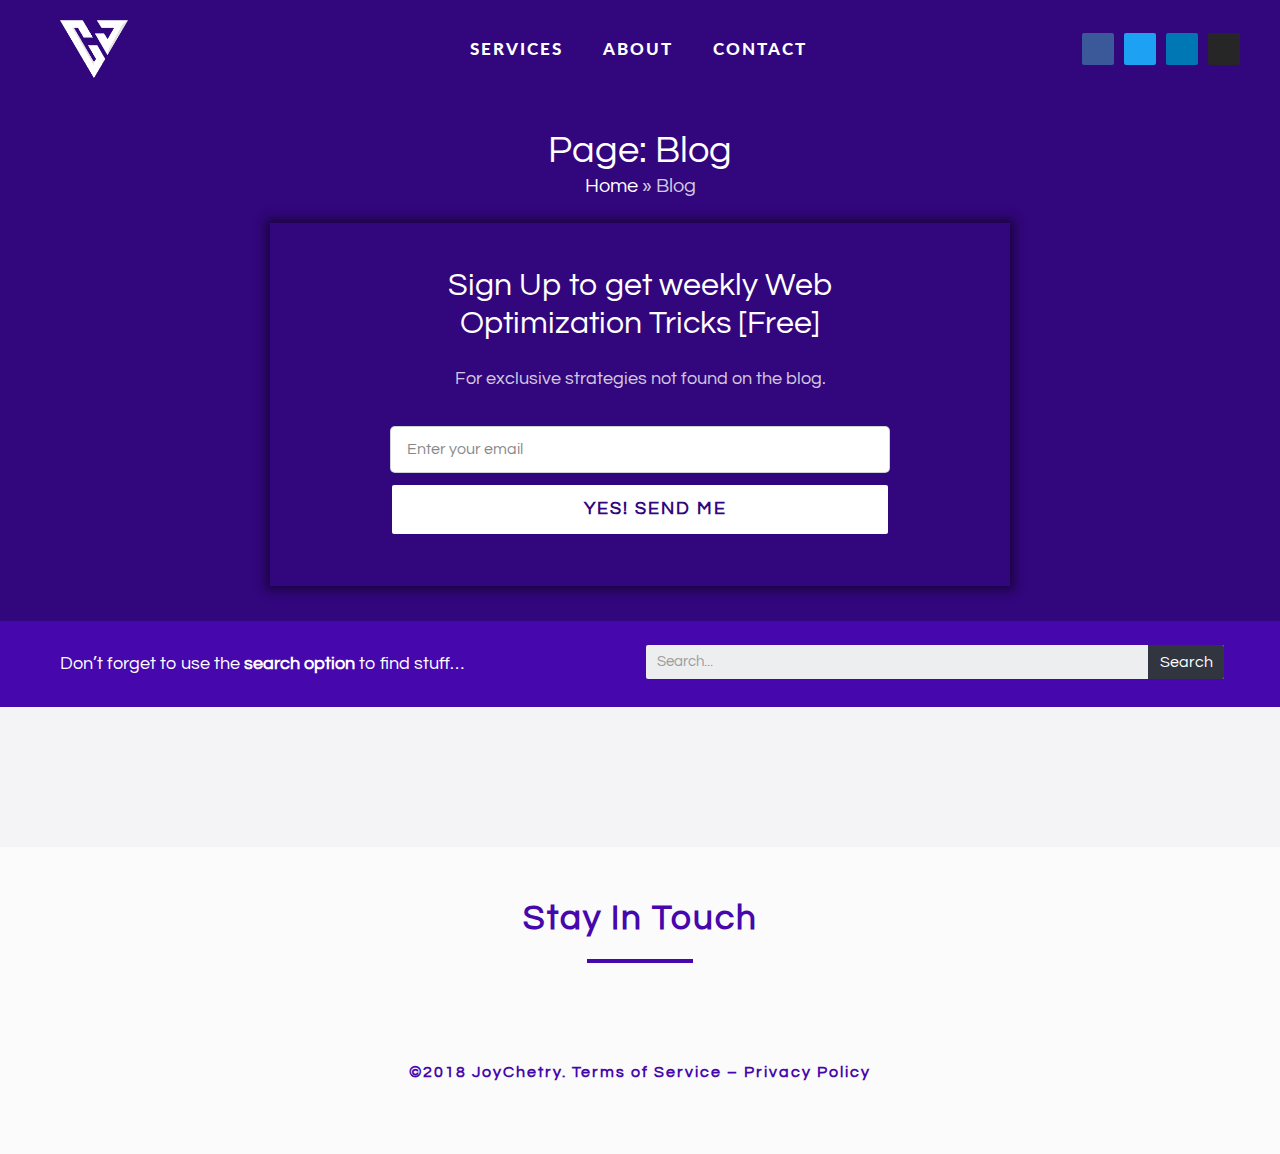
<file: blog/index.html>
<!DOCTYPE html>
<html lang="en-US">
<head>
<meta charset="UTF-8">
<meta name="viewport" content="width=device-width, initial-scale=1">


<title>Blog - Joy Chetry</title>


<meta name="robots" content="noindex, nofollow">
<meta property="og:locale" content="en_US">
<meta property="og:type" content="article">
<meta property="og:title" content="Blog - Joy Chetry">
<meta property="og:description" content="Sign Up to get weekly Web Optimization Tricks [Free] For exclusive strategies not found on the blog. Don’t forget to use the search option to find stuff…">
<meta property="og:url" content="https://joychetry.github.io/v1/blog/">
<meta property="og:site_name" content="Joy Chetry">
<meta name="twitter:card" content="summary_large_image">
<meta name="twitter:description" content="Sign Up to get weekly Web Optimization Tricks [Free] For exclusive strategies not found on the blog. Don’t forget to use the search option to find stuff…">
<meta name="twitter:title" content="Blog - Joy Chetry">
<script type="application/ld+json" class="yoast-schema-graph yoast-schema-graph--main">{"@context":"https://schema.org","@graph":[{"@type":"WebSite","@id":"https://joychetry.github.io/v1/#website","url":"https://joychetry.github.io/v1/","name":"Joy Chetry","publisher":{"@id":"https://joychetry.github.io/v1/#person"},"potentialAction":{"@type":"SearchAction","target":"https://joychetry.github.io/v1/?s={search_term_string}","query-input":"required name=search_term_string"}},{"@type":"WebPage","@id":"https://joychetry.github.io/v1/blog/#webpage","url":"https://joychetry.github.io/v1/blog/","inLanguage":"en-US","name":"Blog - Joy Chetry","isPartOf":{"@id":"https://joychetry.github.io/v1/#website"},"datePublished":"2018-03-08T04:46:16+05:30","dateModified":"2018-09-05T13:11:41+05:30","breadcrumb":{"@id":"https://joychetry.github.io/v1/blog/#breadcrumb"}},{"@type":"BreadcrumbList","@id":"https://joychetry.github.io/v1/blog/#breadcrumb","itemListElement":[{"@type":"ListItem","position":1,"item":{"@type":"WebPage","@id":"https://joychetry.github.io/v1/","url":"https://joychetry.github.io/v1/","name":"Home"}},{"@type":"ListItem","position":2,"item":{"@type":"WebPage","@id":"https://joychetry.github.io/v1/blog/","url":"https://joychetry.github.io/v1/blog/","name":"Blog"}}]}]}</script>


<link rel="dns-prefetch" href="//fonts.googleapis.com">
<link rel="dns-prefetch" href="//s.w.org">


<link rel="stylesheet" id="astra-theme-css-css" href="https://joychetry.github.io/v1/wp-content/themes/astra/assets/css/minified/style.min.css" type="text/css" media="all">
<style id="astra-theme-css-inline-css" type="text/css">
html{font-size:112.5%;}a,.page-title{color:#4608ad;}a:hover,a:focus{color:#150233;}body,button,input,select,textarea{font-family:'Questrial',sans-serif;font-weight:400;font-size:18px;font-size:1rem;line-height:1.7;}blockquote{color:#000000;}h1,.entry-content h1,.entry-content h1 a,h2,.entry-content h2,.entry-content h2 a,h3,.entry-content h3,.entry-content h3 a,h4,.entry-content h4,.entry-content h4 a,h5,.entry-content h5,.entry-content h5 a,h6,.entry-content h6,.entry-content h6 a,.site-title,.site-title a{font-family:'Questrial',sans-serif;font-weight:400;}.site-title{font-size:1.7em;}header .site-logo-img .custom-logo-link img{max-width:200px;}.astra-logo-svg{width:200px;}.ast-archive-description .ast-archive-title{font-size:1.7em;}.site-header .site-description{font-size:15px;font-size:0.83333333333333rem;}.entry-title{font-size:2.8em;}.comment-reply-title{font-size:29px;font-size:1.6111111111111rem;}.ast-comment-list #cancel-comment-reply-link{font-size:18px;font-size:1rem;}h1,.entry-content h1,.entry-content h1 a{font-size:35px;font-size:1.9444444444444rem;}h2,.entry-content h2,.entry-content h2 a{font-size:30px;font-size:1.6666666666667rem;}h3,.entry-content h3,.entry-content h3 a{font-size:28px;font-size:1.5555555555556rem;}h4,.entry-content h4,.entry-content h4 a{font-size:26px;font-size:1.4444444444444rem;}h5,.entry-content h5,.entry-content h5 a{font-size:24px;font-size:1.3333333333333rem;}h6,.entry-content h6,.entry-content h6 a{font-size:20px;font-size:1.1111111111111rem;}.ast-single-post .entry-title,.page-title{font-size:3.4em;}#secondary,#secondary button,#secondary input,#secondary select,#secondary textarea{font-size:18px;font-size:1rem;}::selection{color:transparent;}body,h1,.entry-title a,.entry-content h1,.entry-content h1 a,h2,.entry-content h2,.entry-content h2 a,h3,.entry-content h3,.entry-content h3 a,h4,.entry-content h4,.entry-content h4 a,h5,.entry-content h5,.entry-content h5 a,h6,.entry-content h6,.entry-content h6 a{color:#383838;}.tagcloud a:hover,.tagcloud a:focus,.tagcloud a.current-item{color:#ffffff;border-color:#4608ad;background-color:#4608ad;}.main-header-menu a,.ast-header-custom-item a{color:#383838;}.main-header-menu li:hover > a,.main-header-menu li:hover > .ast-menu-toggle,.main-header-menu .ast-masthead-custom-menu-items a:hover,.main-header-menu li.focus > a,.main-header-menu li.focus > .ast-menu-toggle,.main-header-menu .current-menu-item > a,.main-header-menu .current-menu-ancestor > a,.main-header-menu .current_page_item > a,.main-header-menu .current-menu-item > .ast-menu-toggle,.main-header-menu .current-menu-ancestor > .ast-menu-toggle,.main-header-menu .current_page_item > .ast-menu-toggle{color:#4608ad;}input:focus,input[type="text"]:focus,input[type="email"]:focus,input[type="url"]:focus,input[type="password"]:focus,input[type="reset"]:focus,input[type="search"]:focus,textarea:focus{border-color:#4608ad;}input[type="radio"]:checked,input[type=reset],input[type="checkbox"]:checked,input[type="checkbox"]:hover:checked,input[type="checkbox"]:focus:checked,input[type=range]::-webkit-slider-thumb{border-color:#4608ad;background-color:#4608ad;box-shadow:none;}.site-footer a:hover + .post-count,.site-footer a:focus + .post-count{background:#4608ad;border-color:#4608ad;}.footer-adv .footer-adv-overlay{border-top-style:solid;border-top-color:#7a7a7a;}.ast-comment-meta{line-height:1.666666667;font-size:15px;font-size:0.83333333333333rem;}.single .nav-links .nav-previous,.single .nav-links .nav-next,.single .ast-author-details .author-title,.ast-comment-meta{color:#4608ad;}.menu-toggle,button,.ast-button,.button,input#submit,input[type="button"],input[type="submit"],input[type="reset"]{border-radius:35px;padding:10px 40px;color:#ffffff;border-color:#ee4a03;background-color:#ee4a03;}button:focus,.menu-toggle:hover,button:hover,.ast-button:hover,.button:hover,input[type=reset]:hover,input[type=reset]:focus,input#submit:hover,input#submit:focus,input[type="button"]:hover,input[type="button"]:focus,input[type="submit"]:hover,input[type="submit"]:focus{color:#ffffff;border-color:#d64f02;background-color:#d64f02;}.entry-meta,.entry-meta *{line-height:1.45;color:#4608ad;}.entry-meta a:hover,.entry-meta a:hover *,.entry-meta a:focus,.entry-meta a:focus *{color:#150233;}.ast-404-layout-1 .ast-404-text{font-size:200px;font-size:11.111111111111rem;}.widget-title{font-size:25px;font-size:1.3888888888889rem;color:#383838;}#cat option,.secondary .calendar_wrap thead a,.secondary .calendar_wrap thead a:visited{color:#4608ad;}.secondary .calendar_wrap #today,.ast-progress-val span{background:#4608ad;}.secondary a:hover + .post-count,.secondary a:focus + .post-count{background:#4608ad;border-color:#4608ad;}.calendar_wrap #today > a{color:#ffffff;}.ast-pagination a,.page-links .page-link,.single .post-navigation a{color:#4608ad;}.ast-pagination a:hover,.ast-pagination a:focus,.ast-pagination > span:hover:not(.dots),.ast-pagination > span.current,.page-links > .page-link,.page-links .page-link:hover,.post-navigation a:hover{color:#150233;}.ast-header-break-point .ast-mobile-menu-buttons-minimal.menu-toggle{background:transparent;color:#ee4a03;}.ast-header-break-point .ast-mobile-menu-buttons-outline.menu-toggle{background:transparent;border:1px solid #ee4a03;color:#ee4a03;}.ast-header-break-point .ast-mobile-menu-buttons-fill.menu-toggle{background:#ee4a03;color:#ffffff;}@media (min-width:545px){.ast-page-builder-template .comments-area,.single.ast-page-builder-template .entry-header,.single.ast-page-builder-template .post-navigation{max-width:1240px;margin-left:auto;margin-right:auto;}}body,.ast-separate-container{background-color:#f4f4f7;}@media (max-width:768px){.comment-reply-title{font-size:28px;font-size:1.6470588235294rem;}.ast-comment-meta{font-size:14px;font-size:0.82352941176471rem;}.widget-title{font-size:24px;font-size:1.4117647058824rem;}body,button,input,select,textarea{font-size:17px;font-size:0.94444444444444rem;}.ast-comment-list #cancel-comment-reply-link{font-size:17px;font-size:0.94444444444444rem;}#secondary,#secondary button,#secondary input,#secondary select,#secondary textarea{font-size:17px;font-size:0.94444444444444rem;}.site-title{font-size:1.6em;}.ast-archive-description .ast-archive-title{font-size:1.6em;}.entry-title{font-size:2.3em;}h1,.entry-content h1,.entry-content h1 a{font-size:2.6em;}h2,.entry-content h2,.entry-content h2 a{font-size:2.3em;}h3,.entry-content h3,.entry-content h3 a{font-size:2em;}h4,.entry-content h4,.entry-content h4 a{font-size:1.6em;}h5,.entry-content h5,.entry-content h5 a{font-size:1.3em;}h6,.entry-content h6,.entry-content h6 a{font-size:1.1em;}.ast-single-post .entry-title,.page-title{font-size:2.6em;}}@media (max-width:544px){.comment-reply-title{font-size:26px;font-size:1.625rem;}.ast-comment-meta{font-size:13px;font-size:0.8125rem;}.widget-title{font-size:22px;font-size:1.375rem;}body,button,input,select,textarea{font-size:16px;font-size:0.88888888888889rem;}.ast-comment-list #cancel-comment-reply-link{font-size:16px;font-size:0.88888888888889rem;}#secondary,#secondary button,#secondary input,#secondary select,#secondary textarea{font-size:16px;font-size:0.88888888888889rem;}.site-title{font-size:1.5em;}.ast-archive-description .ast-archive-title{font-size:1.5em;}.entry-title{font-size:2em;}h1,.entry-content h1,.entry-content h1 a{font-size:2.3em;}h2,.entry-content h2,.entry-content h2 a{font-size:2em;}h3,.entry-content h3,.entry-content h3 a{font-size:1.8em;}h4,.entry-content h4,.entry-content h4 a{font-size:1.5em;}h5,.entry-content h5,.entry-content h5 a{font-size:1.2em;}h6,.entry-content h6,.entry-content h6 a{font-size:1.1em;}.ast-single-post .entry-title,.page-title{font-size:2.3em;}}@media (max-width:544px){html{font-size:112.5%;}}@media (min-width:769px){.ast-container{max-width:1240px;}}@font-face {font-family: "Astra";src: url( https://joychetry.github.io/v1/wp-content/themes/astra/assets/fonts/astra.woff) format("woff"),url( https://joychetry.github.io/v1/wp-content/themes/astra/assets/fonts/astra.ttf) format("truetype"),url( https://joychetry.github.io/v1/wp-content/themes/astra/assets/fonts/astra.svg#astra) format("svg");font-weight: normal;font-style: normal;font-display: fallback;}@media (max-width:921px) {.main-header-bar .main-header-bar-navigation{display:none;}}.ast-desktop .main-header-menu.submenu-with-border .sub-menu,.ast-desktop .main-header-menu.submenu-with-border .children,.ast-desktop .main-header-menu.submenu-with-border .astra-full-megamenu-wrapper{border-color:#eaeaea;}.ast-desktop .main-header-menu.submenu-with-border .sub-menu,.ast-desktop .main-header-menu.submenu-with-border .children{border-top-width:0px;border-right-width:0px;border-left-width:0px;border-bottom-width:0px;border-style:solid;}.ast-desktop .main-header-menu.submenu-with-border .sub-menu .sub-menu,.ast-desktop .main-header-menu.submenu-with-border .children .children{top:-0px;}.ast-desktop .main-header-menu.submenu-with-border .sub-menu a,.ast-desktop .main-header-menu.submenu-with-border .children a{border-bottom-width:0px;border-style:solid;border-color:#eaeaea;}@media (min-width:769px){.main-header-menu .sub-menu li.ast-left-align-sub-menu:hover > ul,.main-header-menu .sub-menu li.ast-left-align-sub-menu.focus > ul{margin-left:-0px;}}@media (max-width:920px){.ast-404-layout-1 .ast-404-text{font-size:100px;font-size:5.5555555555556rem;}}
.ast-header-break-point .site-header{border-bottom-width:0;}@media (min-width:769px){.main-header-bar{border-bottom-width:0;}}.ast-flex{-webkit-align-content:center;-ms-flex-line-pack:center;align-content:center;-webkit-box-align:center;-webkit-align-items:center;-moz-box-align:center;-ms-flex-align:center;align-items:center;}.main-header-bar{padding:1em 0;}.ast-site-identity{padding:0;}
@media (min-width:769px){.ast-theme-transparent-header #masthead{position:absolute;left:0;right:0;}.ast-theme-transparent-header .main-header-bar, .ast-theme-transparent-header.ast-header-break-point .main-header-bar{background:none;}body.elementor-editor-active.ast-theme-transparent-header #masthead, .fl-builder-edit .ast-theme-transparent-header #masthead, body.vc_editor.ast-theme-transparent-header #masthead{z-index:0;}.ast-header-break-point.ast-replace-site-logo-transparent.ast-theme-transparent-header .custom-mobile-logo-link{display:none;}.ast-header-break-point.ast-replace-site-logo-transparent.ast-theme-transparent-header .transparent-custom-logo{display:inline-block;}.ast-theme-transparent-header .ast-above-header{background-image:none;background-color:transparent;}.ast-theme-transparent-header .ast-below-header{background-image:none;background-color:transparent;}}@media (max-width:768px){.ast-theme-transparent-header #masthead{position:absolute;left:0;right:0;}.ast-theme-transparent-header .main-header-bar, .ast-theme-transparent-header.ast-header-break-point .main-header-bar{background:none;}body.elementor-editor-active.ast-theme-transparent-header #masthead, .fl-builder-edit .ast-theme-transparent-header #masthead, body.vc_editor.ast-theme-transparent-header #masthead{z-index:0;}.ast-header-break-point.ast-replace-site-logo-transparent.ast-theme-transparent-header .custom-mobile-logo-link{display:none;}.ast-header-break-point.ast-replace-site-logo-transparent.ast-theme-transparent-header .transparent-custom-logo{display:inline-block;}.ast-theme-transparent-header .ast-above-header{background-image:none;background-color:transparent;}.ast-theme-transparent-header .ast-below-header{background-image:none;background-color:transparent;}}.ast-theme-transparent-header .main-header-bar, .ast-theme-transparent-header .site-header{border-bottom-width:0;}
.ast-breadcrumbs .trail-browse, .ast-breadcrumbs .trail-items, .ast-breadcrumbs .trail-items li{display:inline-block;margin:0;padding:0;border:none;background:inherit;text-indent:0;}.ast-breadcrumbs .trail-browse{font-size:inherit;font-style:inherit;font-weight:inherit;color:inherit;}.ast-breadcrumbs .trail-items{list-style:none;}.trail-items li::after{padding:0 0.3em;content:"»";}.trail-items li:last-of-type::after{display:none;}
</style>
<link rel="stylesheet" id="astra-google-fonts-css" href="//fonts.googleapis.com/css?family=Questrial%3A400&display=fallback&ver=1.8.7" type="text/css" media="all">
<link rel="stylesheet" id="wp-block-library-css" href="https://joychetry.github.io/v1/wp-includes/css/dist/block-library/style.min.css" type="text/css" media="all">
<link rel="stylesheet" id="eae-css-css" href="https://joychetry.github.io/v1/wp-content/plugins/addon-elements-for-elementor-page-builder/assets/css/eae.min.css" type="text/css" media="all">
<link rel="stylesheet" id="vegas-css-css" href="https://joychetry.github.io/v1/wp-content/plugins/addon-elements-for-elementor-page-builder/assets/lib/vegas/vegas.min.css" type="text/css" media="all">
<link rel="stylesheet" id="astra-addon-css-0-css" href="https://joychetry.github.io/v1/wp-content/plugins/astra-addon/addons/header-sections/assets/css/minified/style.min.css" type="text/css" media="all">
<link rel="stylesheet" id="astra-addon-css-1-css" href="https://joychetry.github.io/v1/wp-content/plugins/astra-addon/addons/scroll-to-top/assets/css/minified/style.min.css" type="text/css" media="all">
<link rel="stylesheet" id="astra-addon-css-css" href="https://joychetry.github.io/v1/wp-content/plugins/astra-addon/addons/advanced-search/assets/css/minified/style.min.css" type="text/css" media="all">
<style id="astra-addon-css-inline-css" type="text/css">
.ast-separate-container .blog-layout-1, .ast-separate-container .blog-layout-2, .ast-separate-container .blog-layout-3{background-color:transparent;background-image:none;}.ast-separate-container .ast-article-post{background-color:#ffffff;}.ast-separate-container .ast-article-single, .ast-separate-container .comment-respond,.ast-separate-container .ast-comment-list li, .ast-separate-container .ast-woocommerce-container, .ast-separate-container .error-404, .ast-separate-container .no-results, .single.ast-separate-container .ast-author-meta, .ast-separate-container .related-posts-title-wrapper, .ast-separate-container.ast-two-container #secondary .widget,.ast-separate-container .comments-count-wrapper, .ast-box-layout.ast-plain-container .site-content,.ast-padded-layout.ast-plain-container .site-content{background-color:#ffffff;}#ast-scroll-top{color:#ffffff;background-color:rgba(31,38,46,0.8);font-size:15px;font-size:0.83333333333333rem;border-radius:0;}.site-title, .site-title a{font-family:'Questrial', sans-serif;text-transform:inherit;}.secondary .widget-title{font-family:'Questrial', sans-serif;text-transform:inherit;}.secondary .widget > *:not(.widget-title){font-family:'Questrial', sans-serif;}.ast-single-post .entry-title, .page-title{font-family:'Questrial', sans-serif;line-height:1;text-transform:inherit;}.ast-archive-description .ast-archive-title{font-family:'Questrial', sans-serif;text-transform:inherit;}.blog .entry-title, .blog .entry-title a, .archive .entry-title, .archive .entry-title a, .search .entry-title, .search .entry-title a {font-family:'Questrial', sans-serif;text-transform:inherit;}h1, .entry-content h1, .entry-content h1 a{font-family:'Questrial', sans-serif;text-transform:inherit;}h2, .entry-content h2, .entry-content h2 a{font-family:'Questrial', sans-serif;line-height:1;text-transform:inherit;}h3, .entry-content h3, .entry-content h3 a{font-family:'Questrial', sans-serif;text-transform:inherit;}h4, .entry-content h4, .entry-content h4 a{font-family:'Questrial', sans-serif;text-transform:inherit;}h5, .entry-content h5, .entry-content h5 a{font-family:'Questrial', sans-serif;text-transform:inherit;}h6, .entry-content h6, .entry-content h6 a{font-family:'Questrial', sans-serif;text-transform:inherit;}
</style>
<link rel="stylesheet" id="elementor-icons-css" href="https://joychetry.github.io/v1/wp-content/plugins/elementor/assets/lib/eicons/css/elementor-icons.min.css" type="text/css" media="all">
<link rel="stylesheet" id="font-awesome-css" href="https://joychetry.github.io/v1/wp-content/plugins/elementor/assets/lib/font-awesome/css/font-awesome.min.css" type="text/css" media="all">
<link rel="stylesheet" id="elementor-animations-css" href="https://joychetry.github.io/v1/wp-content/plugins/elementor/assets/lib/animations/animations.min.css" type="text/css" media="all">
<link rel="stylesheet" id="elementor-frontend-css" href="https://joychetry.github.io/v1/wp-content/uploads/elementor/css/custom-frontend.min.css" type="text/css" media="all">
<link rel="stylesheet" id="elementor-pro-css" href="https://joychetry.github.io/v1/wp-content/uploads/elementor/css/custom-pro-frontend.min.css" type="text/css" media="all">
<link rel="stylesheet" id="elementor-global-css" href="https://joychetry.github.io/v1/wp-content/uploads/elementor/css/global.css" type="text/css" media="all">
<link rel="stylesheet" id="elementor-post-937-css" href="https://joychetry.github.io/v1/wp-content/uploads/elementor/css/post-937.css" type="text/css" media="all">
<link rel="stylesheet" id="elementor-post-7254-css" href="https://joychetry.github.io/v1/wp-content/uploads/elementor/css/post-7254.css" type="text/css" media="all">
<link rel="stylesheet" id="elementor-post-7251-css" href="https://joychetry.github.io/v1/wp-content/uploads/elementor/css/post-7251.css" type="text/css" media="all">
<link rel="stylesheet" id="elementor-post-7968-css" href="https://joychetry.github.io/v1/wp-content/uploads/elementor/css/post-7968.css" type="text/css" media="all">
<link rel="stylesheet" id="google-fonts-1-css" href="https://fonts.googleapis.com/css?family=Lato%3A100%2C100italic%2C200%2C200italic%2C300%2C300italic%2C400%2C400italic%2C500%2C500italic%2C600%2C600italic%2C700%2C700italic%2C800%2C800italic%2C900%2C900italic%7CLibre+Franklin%3A100%2C100italic%2C200%2C200italic%2C300%2C300italic%2C400%2C400italic%2C500%2C500italic%2C600%2C600italic%2C700%2C700italic%2C800%2C800italic%2C900%2C900italic&ver=5.4.2" type="text/css" media="all">

<script type="text/javascript" src="https://joychetry.github.io/v1/wp-includes/js/jquery/jquery.js"></script>
<script type="text/javascript" src="https://joychetry.github.io/v1/wp-includes/js/jquery/jquery-migrate.min.js"></script>






<meta name="theme-color" content="#32067c"> <meta name="msapplication-navbutton-color" content="#32067c"> <meta name="apple-mobile-web-app-status-bar-style" content="#32067c">
<meta name="google-site-verification" content="XaMrYmKrW7_i0jHrXvNs0oP18r2uFb_sChZr8AeGPbE"><style type="text/css">.recentcomments a{display:inline !important;padding:0 !important;margin:0 !important;}</style><link rel="icon" href="https://joychetry.github.io/v1/wp-content/uploads/cropped-Joy-favicon-32x32.png" sizes="32x32">
<link rel="icon" href="https://joychetry.github.io/v1/wp-content/uploads/cropped-Joy-favicon-192x192.png" sizes="192x192">
<link rel="apple-touch-icon" href="https://joychetry.github.io/v1/wp-content/uploads/cropped-Joy-favicon-180x180.png">
<meta name="msapplication-TileImage" content="https://joychetry.github.io/v1/wp-content/uploads/cropped-Joy-favicon-270x270.png">
		<style type="text/css" id="wp-custom-css">
			/*
You can add your own CSS here.

Click the help icon above to learn more.
*/

.ast-page-builder-template .post-navigation {display: none;}

h1 {line-height:1.2 !important;}
h2 {line-height:1.2 !important;}
h3 {line-height:1.3 !important;}
h4 {line-height:1.4 !important;}
h5 {line-height:1.5 !important;}
h6 {line-height:1.6 !important;}

body {font-size: 100%}
		</style>
		</head>

<body itemtype="https://schema.org/WebPage" itemscope="itemscope" class="page-template page-template-elementor_header_footer page page-id-937 wp-custom-logo ast-desktop ast-page-builder-template ast-no-sidebar astra-1.8.7 ast-header-custom-item-inside ast-single-post ast-inherit-site-logo-transparent elementor-page-7968 elementor-default elementor-template-full-width elementor-page elementor-page-937 astra-addon-1.8.2">

<div id="page" class="hfeed site">
	<a class="skip-link screen-reader-text" href="#content">Skip to content</a>

	
			<div data-elementor-type="header" data-elementor-id="7254" class="elementor elementor-7254 elementor-location-header" data-elementor-settings="[]">
			<div class="elementor-inner">
				<div class="elementor-section-wrap">
							<section class="has_eae_slider elementor-element elementor-element-3f92052b elementor-section-stretched elementor-section-content-middle elementor-section-boxed elementor-section-height-default elementor-section-height-default elementor-section elementor-top-section" data-id="3f92052b" data-element_type="section" id="lpnavmenu" data-settings='{"background_background":"classic","sticky":"top","sticky_on":[],"stretch_section":"section-stretched","sticky_offset":0,"sticky_effects_offset":0}'>
						<div class="elementor-container elementor-column-gap-no">
				<div class="elementor-row">
				<div class="has_eae_slider elementor-element elementor-element-35e3e23c elementor-column elementor-col-100 elementor-top-column" data-id="35e3e23c" data-element_type="column">
			<div class="elementor-column-wrap  elementor-element-populated">
					<div class="elementor-widget-wrap">
				<div class="elementor-element elementor-element-69f08e7 elementor-widget elementor-widget-theme-site-logo elementor-widget-image" data-id="69f08e7" data-element_type="widget" data-widget_type="theme-site-logo.default">
				<div class="elementor-widget-container">
					<div class="elementor-image">
											<a href="https://joychetry.github.io/v1" data-elementor-open-lightbox="">
							<img width="265" height="228" src="https://joychetry.github.io/v1/wp-content/uploads/Chetry-Joy-white-200x172.png" class="attachment-full size-full" alt="" srcset="https://joychetry.github.io/v1/wp-content/uploads/Chetry-Joy-white.png 265w,https://joychetry.github.io/v1/wp-content/uploads/Chetry-Joy-white-200x172.png 200w" sizes="(max-width: 265px) 100vw, 265px">								</a>
											</div>
				</div>
				</div>
						</div>
			</div>
		</div>
				<div class="has_eae_slider elementor-element elementor-element-5ab60d6a elementor-column elementor-col-100 elementor-top-column" data-id="5ab60d6a" data-element_type="column">
			<div class="elementor-column-wrap  elementor-element-populated">
					<div class="elementor-widget-wrap">
				<div class="elementor-element elementor-element-2bb0ba2b elementor-nav-menu__align-center elementor-nav-menu--stretch elementor-nav-menu--indicator-chevron elementor-nav-menu--dropdown-tablet elementor-nav-menu__text-align-aside elementor-nav-menu--toggle elementor-nav-menu--burger elementor-widget elementor-widget-nav-menu" data-id="2bb0ba2b" data-element_type="widget" data-settings='{"full_width":"stretch","layout":"horizontal","toggle":"burger"}' data-widget_type="nav-menu.default">
				<div class="elementor-widget-container">
						<nav class="elementor-nav-menu--main elementor-nav-menu__container elementor-nav-menu--layout-horizontal e--pointer-underline e--animation-fade"><ul id="menu-1-2bb0ba2b" class="elementor-nav-menu"><li class="menu-item menu-item-type-post_type menu-item-object-page menu-item-7024"><a href="https://joychetry.github.io/v1/services/" class="elementor-item">Services</a></li>
<li class="menu-item menu-item-type-post_type menu-item-object-page menu-item-8214"><a href="https://joychetry.github.io/v1/about/" class="elementor-item">About</a></li>
<li class="menu-item menu-item-type-post_type menu-item-object-page menu-item-7013"><a href="https://joychetry.github.io/v1/contact/" class="elementor-item">Contact</a></li>
</ul></nav>
					<div class="elementor-menu-toggle">
			<i class="eicon" aria-hidden="true"></i>
			<span class="elementor-screen-only">Menu</span>
		</div>
		<nav class="elementor-nav-menu--dropdown elementor-nav-menu__container"><ul id="menu-2-2bb0ba2b" class="elementor-nav-menu"><li class="menu-item menu-item-type-post_type menu-item-object-page menu-item-7024"><a href="https://joychetry.github.io/v1/services/" class="elementor-item">Services</a></li>
<li class="menu-item menu-item-type-post_type menu-item-object-page menu-item-8214"><a href="https://joychetry.github.io/v1/about/" class="elementor-item">About</a></li>
<li class="menu-item menu-item-type-post_type menu-item-object-page menu-item-7013"><a href="https://joychetry.github.io/v1/contact/" class="elementor-item">Contact</a></li>
</ul></nav>
				</div>
				</div>
						</div>
			</div>
		</div>
				<div class="has_eae_slider elementor-element elementor-element-1fb371a6 elementor-column elementor-col-100 elementor-top-column" data-id="1fb371a6" data-element_type="column">
			<div class="elementor-column-wrap  elementor-element-populated">
					<div class="elementor-widget-wrap">
				<div class="elementor-element elementor-element-2628ba1 elementor-shape-square elementor-hidden-phone elementor-hidden-tablet elementor-widget elementor-widget-social-icons" data-id="2628ba1" data-element_type="widget" data-widget_type="social-icons.default">
				<div class="elementor-widget-container">
					<div class="elementor-social-icons-wrapper">
							<a class="elementor-icon elementor-social-icon elementor-social-icon-facebook" href="https://www.facebook.com/chetryjoy" target="_blank">
					<span class="elementor-screen-only">Facebook</span>
					<i class="fa fa-facebook"></i>
				</a>
							<a class="elementor-icon elementor-social-icon elementor-social-icon-twitter" href="https://twitter.com/joychetri" target="_blank">
					<span class="elementor-screen-only">Twitter</span>
					<i class="fa fa-twitter"></i>
				</a>
							<a class="elementor-icon elementor-social-icon elementor-social-icon-linkedin" href="https://www.linkedin.com/in/joychetry" target="_blank">
					<span class="elementor-screen-only">Linkedin</span>
					<i class="fa fa-linkedin"></i>
				</a>
							<a class="elementor-icon elementor-social-icon elementor-social-icon-instagram" href="https://instagram.com/joychetry" target="_blank">
					<span class="elementor-screen-only">Instagram</span>
					<i class="fa fa-instagram"></i>
				</a>
					</div>
				</div>
				</div>
						</div>
			</div>
		</div>
						</div>
			</div>
		</section>
						</div>
			</div>
		</div>
		
	
	
	<div id="content" class="site-content">

		<div class="ast-container">

				<div data-elementor-type="post" data-elementor-id="937" class="elementor elementor-937 elementor-bc-flex-widget" data-elementor-settings="[]">
			<div class="elementor-inner">
				<div class="elementor-section-wrap">
							<section class="has_eae_slider elementor-element elementor-element-1210915 elementor-section-content-middle elementor-section-boxed elementor-section-height-default elementor-section-height-default elementor-section elementor-top-section" data-id="1210915" data-element_type="section" data-settings='{"background_background":"classic"}'>
						<div class="elementor-container elementor-column-gap-default">
				<div class="elementor-row">
				<div class="has_eae_slider elementor-element elementor-element-8e46a13 elementor-column elementor-col-100 elementor-top-column" data-id="8e46a13" data-element_type="column">
			<div class="elementor-column-wrap  elementor-element-populated">
					<div class="elementor-widget-wrap">
				<div class="elementor-element elementor-element-63e663f elementor-widget elementor-widget-theme-archive-title elementor-page-title elementor-widget-heading" data-id="63e663f" data-element_type="widget" data-widget_type="theme-archive-title.default">
				<div class="elementor-widget-container">
			<h1 class="elementor-heading-title elementor-size-default">Page: Blog</h1>		</div>
				</div>
				<div class="elementor-element elementor-element-682cb1c elementor-align-center elementor-widget elementor-widget-breadcrumbs" data-id="682cb1c" data-element_type="widget" data-widget_type="breadcrumbs.default">
				<div class="elementor-widget-container">
			<p id="breadcrumbs"><span><span><a href="https://joychetry.github.io/v1/">Home</a> » <span class="breadcrumb_last" aria-current="page">Blog</span></span></span></p>		</div>
				</div>
				<section class="has_eae_slider elementor-element elementor-element-54e63c2 elementor-section-boxed elementor-section-height-default elementor-section-height-default elementor-section elementor-inner-section" data-id="54e63c2" data-element_type="section">
						<div class="elementor-container elementor-column-gap-default">
				<div class="elementor-row">
				<div class="has_eae_slider elementor-element elementor-element-7732b4c elementor-column elementor-col-100 elementor-inner-column" data-id="7732b4c" data-element_type="column">
			<div class="elementor-column-wrap  elementor-element-populated">
					<div class="elementor-widget-wrap">
				<div class="elementor-element elementor-element-272cc7c elementor-widget elementor-widget-heading" data-id="272cc7c" data-element_type="widget" data-widget_type="heading.default">
				<div class="elementor-widget-container">
			<h2 class="elementor-heading-title elementor-size-default">Sign Up to get weekly Web Optimization Tricks [Free]</h2>		</div>
				</div>
				<div class="elementor-element elementor-element-dde7585 elementor-widget elementor-widget-text-editor" data-id="dde7585" data-element_type="widget" data-widget_type="text-editor.default">
				<div class="elementor-widget-container">
					<div class="elementor-text-editor elementor-clearfix"><p>For exclusive strategies not found on the blog.</p></div>
				</div>
				</div>
				<div class="elementor-element elementor-element-ce635f5 elementor-mobile-button-align-stretch elementor-button-align-stretch elementor-widget elementor-widget-form" data-id="ce635f5" data-element_type="widget" data-widget_type="form.default">
				<div class="elementor-widget-container">
					<form class="elementor-form" method="post" name="New Form">
			<input type="hidden" name="post_id" value="937">
			<input type="hidden" name="form_id" value="ce635f5">

			<div class="elementor-form-fields-wrapper elementor-labels-">
								<div class="elementor-field-type-email elementor-field-group elementor-column elementor-field-group-email elementor-col-100 elementor-md-50 elementor-field-required">
					<label for="form-field-email" class="elementor-field-label elementor-screen-only">Email</label><input size="1" type="email" name="form_fields[email]" id="form-field-email" class="elementor-field elementor-size-md  elementor-field-textual" placeholder="Enter your email" required="required" aria-required="true">				</div>
								<div class="elementor-field-group elementor-column elementor-field-type-submit elementor-col-100 elementor-md-40">
					<button type="submit" class="elementor-button elementor-size-md">
						<span>
															<span class="elementor-align-icon-left elementor-button-icon">
									<i class="fa fa-rocket" aria-hidden="true"></i>
																	</span>
																						<span class="elementor-button-text">Yes! Send Me</span>
													</span>
					</button>
				</div>
			</div>
		</form>
				</div>
				</div>
				<div class="elementor-element elementor-element-d44a1bf elementor-widget elementor-widget-spacer" data-id="d44a1bf" data-element_type="widget" data-widget_type="spacer.default">
				<div class="elementor-widget-container">
					<div class="elementor-spacer">
			<div class="elementor-spacer-inner"></div>
		</div>
				</div>
				</div>
						</div>
			</div>
		</div>
						</div>
			</div>
		</section>
						</div>
			</div>
		</div>
						</div>
			</div>
		</section>
				<section class="has_eae_slider elementor-element elementor-element-86c6912 elementor-section-boxed elementor-section-height-default elementor-section-height-default elementor-section elementor-top-section" data-id="86c6912" data-element_type="section" data-settings='{"background_background":"classic"}'>
						<div class="elementor-container elementor-column-gap-default">
				<div class="elementor-row">
				<div class="has_eae_slider elementor-element elementor-element-cdd6b99 elementor-column elementor-col-100 elementor-top-column" data-id="cdd6b99" data-element_type="column">
			<div class="elementor-column-wrap  elementor-element-populated">
					<div class="elementor-widget-wrap">
				<section class="has_eae_slider elementor-element elementor-element-d65ca12 elementor-section-boxed elementor-section-height-default elementor-section-height-default elementor-section elementor-inner-section" data-id="d65ca12" data-element_type="section">
						<div class="elementor-container elementor-column-gap-default">
				<div class="elementor-row">
				<div class="has_eae_slider elementor-element elementor-element-6bae854 elementor-column elementor-col-50 elementor-inner-column" data-id="6bae854" data-element_type="column">
			<div class="elementor-column-wrap  elementor-element-populated">
					<div class="elementor-widget-wrap">
				<div class="elementor-element elementor-element-2d95af2 elementor-widget elementor-widget-text-editor" data-id="2d95af2" data-element_type="widget" data-widget_type="text-editor.default">
				<div class="elementor-widget-container">
					<div class="elementor-text-editor elementor-clearfix"><p>Don’t forget to use the <strong>search option</strong> to find stuff…</p></div>
				</div>
				</div>
						</div>
			</div>
		</div>
				<div class="has_eae_slider elementor-element elementor-element-fa633ac elementor-column elementor-col-50 elementor-inner-column" data-id="fa633ac" data-element_type="column">
			<div class="elementor-column-wrap  elementor-element-populated">
					<div class="elementor-widget-wrap">
				<div class="elementor-element elementor-element-caea1e0 elementor-search-form--button-type-text elementor-search-form--skin-classic elementor-widget elementor-widget-search-form" data-id="caea1e0" data-element_type="widget" data-settings='{"skin":"classic"}' data-widget_type="search-form.default">
				<div class="elementor-widget-container">
					<form class="elementor-search-form" role="search" action="https://joychetry.github.io/v1" method="get">
						<div class="elementor-search-form__container">
								<input placeholder="Search..." class="elementor-search-form__input" type="search" name="s" title="Search" value="">
								<button class="elementor-search-form__submit" type="submit">
											Search									</button>
											</div>
		</form>
				</div>
				</div>
						</div>
			</div>
		</div>
						</div>
			</div>
		</section>
						</div>
			</div>
		</div>
						</div>
			</div>
		</section>
				<section class="has_eae_slider elementor-element elementor-element-31b22b0 elementor-section-boxed elementor-section-height-default elementor-section-height-default elementor-section elementor-top-section" data-id="31b22b0" data-element_type="section" data-settings='{"background_background":"classic"}'>
						<div class="elementor-container elementor-column-gap-default">
				<div class="elementor-row">
				<div class="has_eae_slider elementor-element elementor-element-0bbd88a elementor-column elementor-col-100 elementor-top-column" data-id="0bbd88a" data-element_type="column">
			<div class="elementor-column-wrap  elementor-element-populated">
					<div class="elementor-widget-wrap">
						</div>
			</div>
		</div>
						</div>
			</div>
		</section>
						</div>
			</div>
		</div>
					
			</div> 

		</div>

		
		
				<div data-elementor-type="footer" data-elementor-id="7251" class="elementor elementor-7251 elementor-bc-flex-widget elementor-location-footer" data-elementor-settings="[]">
			<div class="elementor-inner">
				<div class="elementor-section-wrap">
							<section class="has_eae_slider elementor-element elementor-element-593a58a8 elementor-section-content-middle elementor-section-boxed elementor-section-height-default elementor-section-height-default elementor-section elementor-top-section" data-id="593a58a8" data-element_type="section" data-settings='{"background_background":"classic"}'>
						<div class="elementor-container elementor-column-gap-default">
				<div class="elementor-row">
				<div class="has_eae_slider elementor-element elementor-element-47a47bb2 elementor-column elementor-col-100 elementor-top-column" data-id="47a47bb2" data-element_type="column">
			<div class="elementor-column-wrap  elementor-element-populated">
					<div class="elementor-widget-wrap">
				<div class="elementor-element elementor-element-7bdaff7f elementor-widget elementor-widget-heading" data-id="7bdaff7f" data-element_type="widget" data-widget_type="heading.default">
				<div class="elementor-widget-container">
			<h2 class="elementor-heading-title elementor-size-default">Stay In Touch</h2>		</div>
				</div>
				<div class="elementor-element elementor-element-b034eba elementor-widget elementor-widget-divider" data-id="b034eba" data-element_type="widget" data-widget_type="divider.default">
				<div class="elementor-widget-container">
					<div class="elementor-divider">
			<span class="elementor-divider-separator"></span>
		</div>
				</div>
				</div>
				<div class="elementor-element elementor-element-aee190a elementor-shape-rounded elementor-widget elementor-widget-social-icons" data-id="aee190a" data-element_type="widget" data-widget_type="social-icons.default">
				<div class="elementor-widget-container">
					<div class="elementor-social-icons-wrapper">
							<a class="elementor-icon elementor-social-icon elementor-social-icon-envelope" href="mailto:hello@joy2019.offline?subject=Mail%20from%20JoyChetry.com" target="_blank">
					<span class="elementor-screen-only">Envelope</span>
					<i class="fa fa-envelope"></i>
				</a>
							<a class="elementor-icon elementor-social-icon elementor-social-icon-facebook" href="https://facebook.com/chetryjoy" target="_blank">
					<span class="elementor-screen-only">Facebook</span>
					<i class="fa fa-facebook"></i>
				</a>
							<a class="elementor-icon elementor-social-icon elementor-social-icon-instagram" href="https://instagram.com/joychetry" target="_blank">
					<span class="elementor-screen-only">Instagram</span>
					<i class="fa fa-instagram"></i>
				</a>
							<a class="elementor-icon elementor-social-icon elementor-social-icon-twitter" href="https://twitter.com/joychetri" target="_blank">
					<span class="elementor-screen-only">Twitter</span>
					<i class="fa fa-twitter"></i>
				</a>
					</div>
				</div>
				</div>
				<div class="elementor-element elementor-element-28f797fc elementor-widget elementor-widget-text-editor" data-id="28f797fc" data-element_type="widget" data-widget_type="text-editor.default">
				<div class="elementor-widget-container">
					<div class="elementor-text-editor elementor-clearfix"><p>©2018 JoyChetry. <a href="https://joychetry.github.io/v1/tos/">Terms of Service</a> – <a href="https://joychetry.github.io/v1/privacy-policy/">Privacy Policy</a></p></div>
				</div>
				</div>
						</div>
			</div>
		</div>
						</div>
			</div>
		</section>
						</div>
			</div>
		</div>
		
		
	</div>

	
	<a id="ast-scroll-top" class="ast-scroll-top-icon ast-scroll-to-top-right" data-on-devices="both">
	<span class="screen-reader-text">Scroll to Top</span>
</a>
<script type="text/javascript">
/* <![CDATA[ */
var astra = {"break_point":"921","isRtl":""};
/* ]]> */
</script>
<script type="text/javascript" src="https://joychetry.github.io/v1/wp-content/themes/astra/assets/js/minified/style.min.js"></script>
<script type="text/javascript">
/* <![CDATA[ */
var eae_editor = {"plugin_url":"https:\/\/joychetry.github.io\/v1\/wp-content\/plugins\/addon-elements-for-elementor-page-builder\/"};
/* ]]> */
</script>
<script type="text/javascript" src="https://joychetry.github.io/v1/wp-content/plugins/addon-elements-for-elementor-page-builder/assets/js/eae.min.js"></script>
<script type="text/javascript" src="https://joychetry.github.io/v1/wp-includes/js/imagesloaded.min.js"></script>
<script type="text/javascript" src="https://joychetry.github.io/v1/wp-includes/js/masonry.min.js"></script>
<script type="text/javascript" src="https://joychetry.github.io/v1/wp-content/plugins/addon-elements-for-elementor-page-builder/assets/js/animated-main.min.js"></script>
<script type="text/javascript" src="https://joychetry.github.io/v1/wp-content/plugins/addon-elements-for-elementor-page-builder/assets/js/particles.min.js"></script>
<script type="text/javascript" src="https://joychetry.github.io/v1/wp-content/plugins/addon-elements-for-elementor-page-builder/assets/lib/magnific.min.js"></script>
<script type="text/javascript" src="https://joychetry.github.io/v1/wp-content/plugins/addon-elements-for-elementor-page-builder/assets/lib/vegas/vegas.min.js"></script>
<script type="text/javascript" src="https://joychetry.github.io/v1/wp-content/plugins/addon-elements-for-elementor-page-builder/assets/lib/swiper/js/swiper.min.js"></script>
<script type="text/javascript">
/* <![CDATA[ */
var astraAddon = {"sticky_active":""};
/* ]]> */
</script>
<script type="text/javascript" src="https://joychetry.github.io/v1/wp-content/plugins/astra-addon/addons/scroll-to-top/assets/js/minified/scroll-to-top.min.js"></script>
<script type="text/javascript" src="https://joychetry.github.io/v1/wp-content/plugins/astra-addon/addons/advanced-search/assets/js/minified/advanced-search.min.js"></script>
<script type="text/javascript" src="https://joychetry.github.io/v1/wp-content/plugins/elementor-pro/assets/lib/smartmenus/jquery.smartmenus.min.js"></script>
<script type="text/javascript" src="https://joychetry.github.io/v1/wp-content/plugins/elementor/assets/js/frontend-modules.min.js"></script>
<script type="text/javascript" src="https://joychetry.github.io/v1/wp-content/plugins/elementor-pro/assets/lib/sticky/jquery.sticky.min.js"></script>
<script type="text/javascript">
var ElementorProFrontendConfig = {"ajaxurl":"https:\/\/joychetry.github.io\/v1\/wp-admin\/admin-ajax.php","nonce":"c9ebcb614c","shareButtonsNetworks":{"facebook":{"title":"Facebook","has_counter":true},"twitter":{"title":"Twitter"},"google":{"title":"Google+","has_counter":true},"linkedin":{"title":"LinkedIn","has_counter":true},"pinterest":{"title":"Pinterest","has_counter":true},"reddit":{"title":"Reddit","has_counter":true},"vk":{"title":"VK","has_counter":true},"odnoklassniki":{"title":"OK","has_counter":true},"tumblr":{"title":"Tumblr"},"delicious":{"title":"Delicious"},"digg":{"title":"Digg"},"skype":{"title":"Skype"},"stumbleupon":{"title":"StumbleUpon","has_counter":true},"telegram":{"title":"Telegram"},"pocket":{"title":"Pocket","has_counter":true},"xing":{"title":"XING","has_counter":true},"whatsapp":{"title":"WhatsApp"},"email":{"title":"Email"},"print":{"title":"Print"}},"facebook_sdk":{"lang":"en_US","app_id":""}};
</script>
<script type="text/javascript" src="https://joychetry.github.io/v1/wp-content/plugins/elementor-pro/assets/js/frontend.min.js"></script>
<script type="text/javascript" src="https://joychetry.github.io/v1/wp-includes/js/jquery/ui/position.min.js"></script>
<script type="text/javascript" src="https://joychetry.github.io/v1/wp-content/plugins/elementor/assets/lib/dialog/dialog.min.js"></script>
<script type="text/javascript" src="https://joychetry.github.io/v1/wp-content/plugins/elementor/assets/lib/waypoints/waypoints.min.js"></script>
<script type="text/javascript" src="https://joychetry.github.io/v1/wp-content/plugins/elementor/assets/lib/swiper/swiper.min.js"></script>
<script type="text/javascript">
var elementorFrontendConfig = {"environmentMode":{"edit":false,"wpPreview":false},"is_rtl":false,"breakpoints":{"xs":0,"sm":480,"md":768,"lg":1024,"xl":1440,"xxl":1600},"version":"2.5.16","urls":{"assets":"https:\/\/joychetry.github.io\/v1\/wp-content\/plugins\/elementor\/assets\/"},"settings":{"page":[],"general":{"elementor_global_image_lightbox":"yes","elementor_enable_lightbox_in_editor":"yes"}},"post":{"id":937,"title":"Blog","excerpt":""}};
</script>
<script type="text/javascript" src="https://joychetry.github.io/v1/wp-content/plugins/elementor/assets/js/frontend.min.js"></script>
			<script>
			/(trident|msie)/i.test(navigator.userAgent)&&document.getElementById&&window.addEventListener&&window.addEventListener("hashchange",function(){var t,e=location.hash.substring(1);/^[A-z0-9_-]+$/.test(e)&&(t=document.getElementById(e))&&(/^(?:a|select|input|button|textarea)$/i.test(t.tagName)||(t.tabIndex=-1),t.focus())},!1);
			</script>
			
	</body>
</html>
</file>
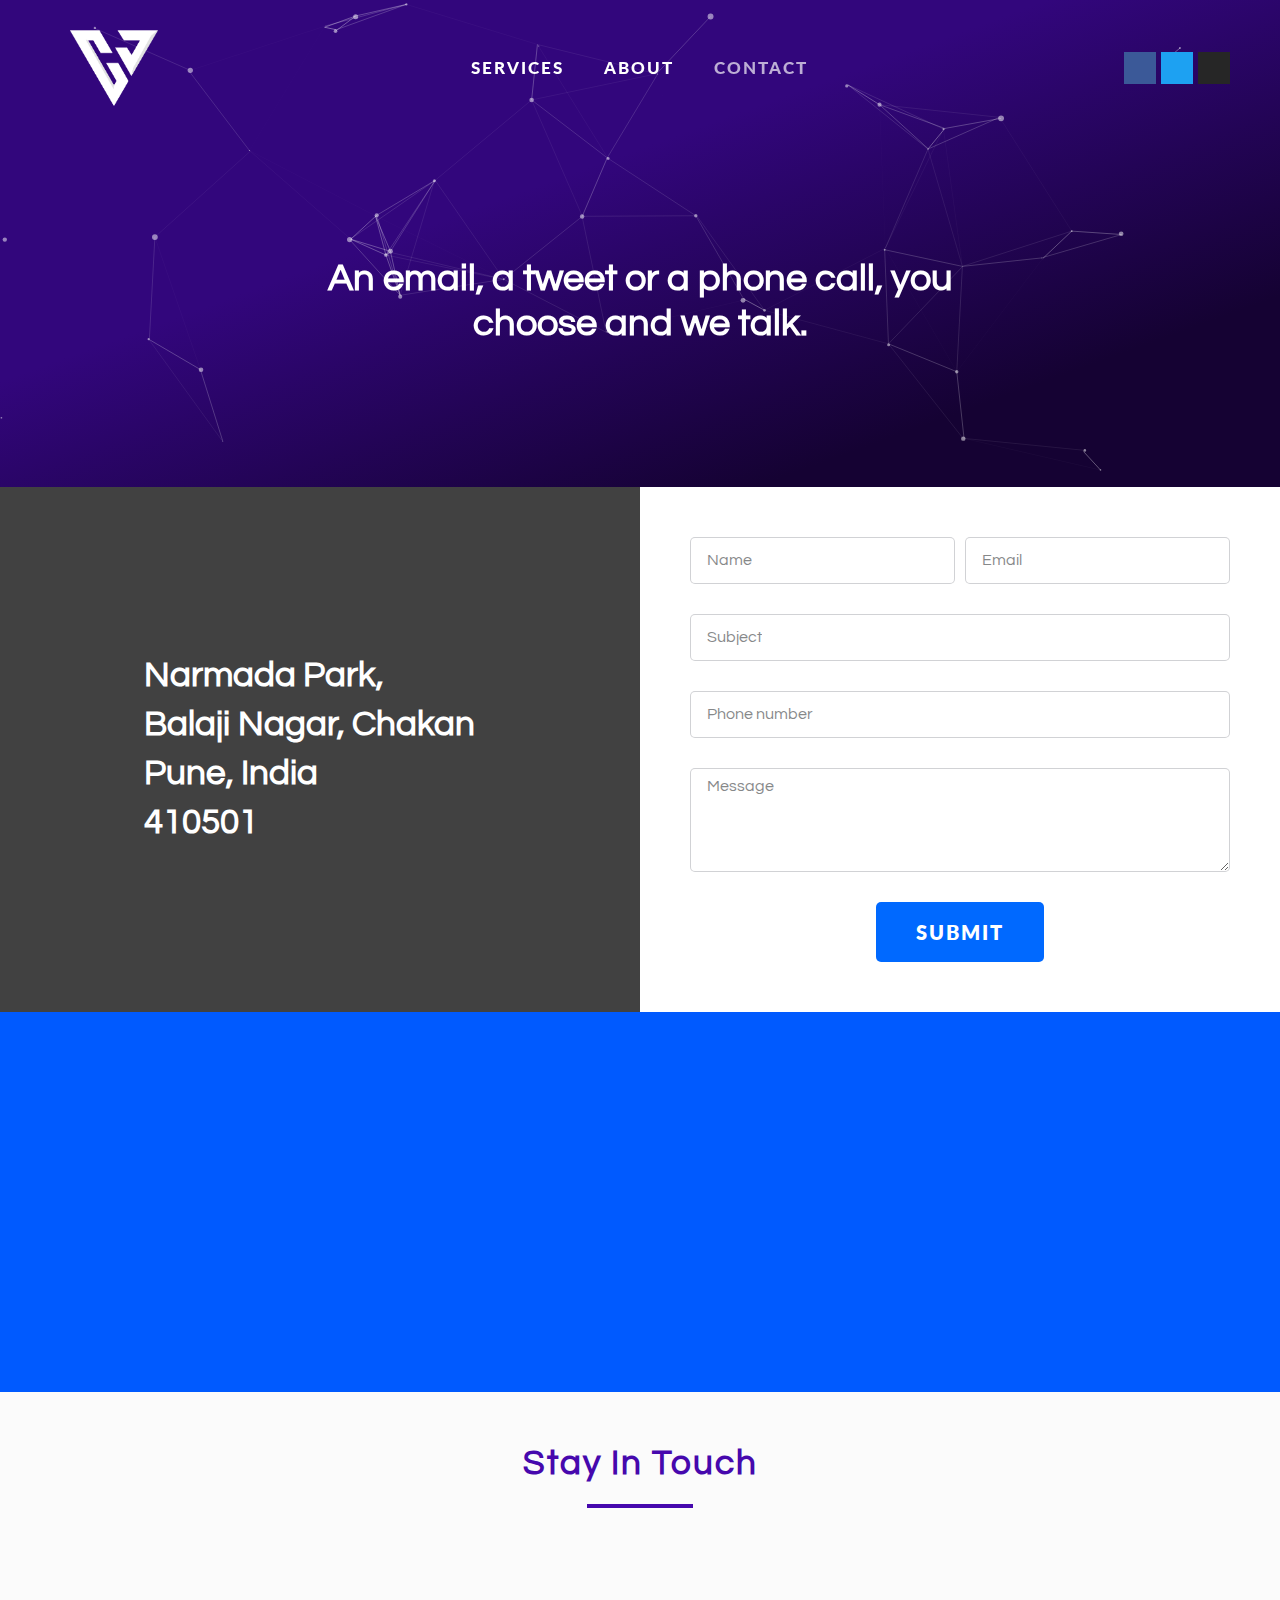
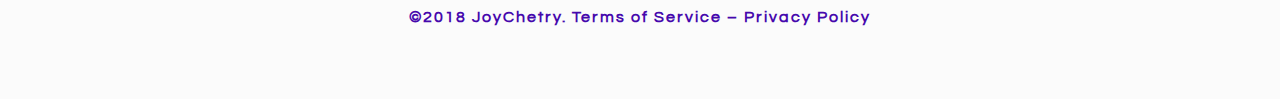
<file: contact/index.html>
<!DOCTYPE html>
<html lang="en-US">
<head>
	<meta charset="UTF-8">
		<title>Contact - Joy Chetry</title>


<meta name="robots" content="noindex, nofollow">
<meta property="og:locale" content="en_US">
<meta property="og:type" content="article">
<meta property="og:title" content="Contact - Joy Chetry">
<meta property="og:description" content="Facebook Twitter Instagram An email, a tweet or a phone call, you choose and we talk. ​ Narmada Park,Balaji Nagar, ChakanPune, India410501 Stay In Touch Envelope Facebook Instagram Twitter ©2018 JoyChetry. Terms of Service – Privacy Policy">
<meta property="og:url" content="https://joychetry.github.io/v1/contact/">
<meta property="og:site_name" content="Joy Chetry">
<meta name="twitter:card" content="summary_large_image">
<meta name="twitter:description" content="Facebook Twitter Instagram An email, a tweet or a phone call, you choose and we talk. ​ Narmada Park,Balaji Nagar, ChakanPune, India410501 Stay In Touch Envelope Facebook Instagram Twitter ©2018 JoyChetry. Terms of Service – Privacy Policy">
<meta name="twitter:title" content="Contact - Joy Chetry">
<script type="application/ld+json" class="yoast-schema-graph yoast-schema-graph--main">{"@context":"https://schema.org","@graph":[{"@type":"WebSite","@id":"https://joychetry.github.io/v1/#website","url":"https://joychetry.github.io/v1/","name":"Joy Chetry","publisher":{"@id":"https://joychetry.github.io/v1/#person"},"potentialAction":{"@type":"SearchAction","target":"https://joychetry.github.io/v1/?s={search_term_string}","query-input":"required name=search_term_string"}},{"@type":"WebPage","@id":"https://joychetry.github.io/v1/contact/#webpage","url":"https://joychetry.github.io/v1/contact/","inLanguage":"en-US","name":"Contact - Joy Chetry","isPartOf":{"@id":"https://joychetry.github.io/v1/#website"},"datePublished":"2018-03-08T13:59:17+05:30","dateModified":"2019-02-23T17:14:06+05:30","breadcrumb":{"@id":"https://joychetry.github.io/v1/contact/#breadcrumb"}},{"@type":"BreadcrumbList","@id":"https://joychetry.github.io/v1/contact/#breadcrumb","itemListElement":[{"@type":"ListItem","position":1,"item":{"@type":"WebPage","@id":"https://joychetry.github.io/v1/","url":"https://joychetry.github.io/v1/","name":"Home"}},{"@type":"ListItem","position":2,"item":{"@type":"WebPage","@id":"https://joychetry.github.io/v1/contact/","url":"https://joychetry.github.io/v1/contact/","name":"Contact"}}]}]}</script>


<link rel="dns-prefetch" href="//fonts.googleapis.com">
<link rel="dns-prefetch" href="//s.w.org">


<link rel="stylesheet" id="astra-theme-css-css" href="https://joychetry.github.io/v1/wp-content/themes/astra/assets/css/minified/style.min.css" type="text/css" media="all">
<style id="astra-theme-css-inline-css" type="text/css">
html{font-size:112.5%;}a,.page-title{color:#4608ad;}a:hover,a:focus{color:#150233;}body,button,input,select,textarea{font-family:'Questrial',sans-serif;font-weight:400;font-size:18px;font-size:1rem;line-height:1.7;}blockquote{color:#000000;}h1,.entry-content h1,.entry-content h1 a,h2,.entry-content h2,.entry-content h2 a,h3,.entry-content h3,.entry-content h3 a,h4,.entry-content h4,.entry-content h4 a,h5,.entry-content h5,.entry-content h5 a,h6,.entry-content h6,.entry-content h6 a,.site-title,.site-title a{font-family:'Questrial',sans-serif;font-weight:400;}.site-title{font-size:1.7em;}header .site-logo-img .custom-logo-link img{max-width:200px;}.astra-logo-svg{width:200px;}.ast-archive-description .ast-archive-title{font-size:1.7em;}.site-header .site-description{font-size:15px;font-size:0.83333333333333rem;}.entry-title{font-size:2.8em;}.comment-reply-title{font-size:29px;font-size:1.6111111111111rem;}.ast-comment-list #cancel-comment-reply-link{font-size:18px;font-size:1rem;}h1,.entry-content h1,.entry-content h1 a{font-size:35px;font-size:1.9444444444444rem;}h2,.entry-content h2,.entry-content h2 a{font-size:30px;font-size:1.6666666666667rem;}h3,.entry-content h3,.entry-content h3 a{font-size:28px;font-size:1.5555555555556rem;}h4,.entry-content h4,.entry-content h4 a{font-size:26px;font-size:1.4444444444444rem;}h5,.entry-content h5,.entry-content h5 a{font-size:24px;font-size:1.3333333333333rem;}h6,.entry-content h6,.entry-content h6 a{font-size:20px;font-size:1.1111111111111rem;}.ast-single-post .entry-title,.page-title{font-size:3.4em;}#secondary,#secondary button,#secondary input,#secondary select,#secondary textarea{font-size:18px;font-size:1rem;}::selection{color:transparent;}body,h1,.entry-title a,.entry-content h1,.entry-content h1 a,h2,.entry-content h2,.entry-content h2 a,h3,.entry-content h3,.entry-content h3 a,h4,.entry-content h4,.entry-content h4 a,h5,.entry-content h5,.entry-content h5 a,h6,.entry-content h6,.entry-content h6 a{color:#383838;}.tagcloud a:hover,.tagcloud a:focus,.tagcloud a.current-item{color:#ffffff;border-color:#4608ad;background-color:#4608ad;}.main-header-menu a,.ast-header-custom-item a{color:#383838;}.main-header-menu li:hover > a,.main-header-menu li:hover > .ast-menu-toggle,.main-header-menu .ast-masthead-custom-menu-items a:hover,.main-header-menu li.focus > a,.main-header-menu li.focus > .ast-menu-toggle,.main-header-menu .current-menu-item > a,.main-header-menu .current-menu-ancestor > a,.main-header-menu .current_page_item > a,.main-header-menu .current-menu-item > .ast-menu-toggle,.main-header-menu .current-menu-ancestor > .ast-menu-toggle,.main-header-menu .current_page_item > .ast-menu-toggle{color:#4608ad;}input:focus,input[type="text"]:focus,input[type="email"]:focus,input[type="url"]:focus,input[type="password"]:focus,input[type="reset"]:focus,input[type="search"]:focus,textarea:focus{border-color:#4608ad;}input[type="radio"]:checked,input[type=reset],input[type="checkbox"]:checked,input[type="checkbox"]:hover:checked,input[type="checkbox"]:focus:checked,input[type=range]::-webkit-slider-thumb{border-color:#4608ad;background-color:#4608ad;box-shadow:none;}.site-footer a:hover + .post-count,.site-footer a:focus + .post-count{background:#4608ad;border-color:#4608ad;}.footer-adv .footer-adv-overlay{border-top-style:solid;border-top-color:#7a7a7a;}.ast-comment-meta{line-height:1.666666667;font-size:15px;font-size:0.83333333333333rem;}.single .nav-links .nav-previous,.single .nav-links .nav-next,.single .ast-author-details .author-title,.ast-comment-meta{color:#4608ad;}.menu-toggle,button,.ast-button,.button,input#submit,input[type="button"],input[type="submit"],input[type="reset"]{border-radius:35px;padding:10px 40px;color:#ffffff;border-color:#ee4a03;background-color:#ee4a03;}button:focus,.menu-toggle:hover,button:hover,.ast-button:hover,.button:hover,input[type=reset]:hover,input[type=reset]:focus,input#submit:hover,input#submit:focus,input[type="button"]:hover,input[type="button"]:focus,input[type="submit"]:hover,input[type="submit"]:focus{color:#ffffff;border-color:#d64f02;background-color:#d64f02;}.entry-meta,.entry-meta *{line-height:1.45;color:#4608ad;}.entry-meta a:hover,.entry-meta a:hover *,.entry-meta a:focus,.entry-meta a:focus *{color:#150233;}.ast-404-layout-1 .ast-404-text{font-size:200px;font-size:11.111111111111rem;}.widget-title{font-size:25px;font-size:1.3888888888889rem;color:#383838;}#cat option,.secondary .calendar_wrap thead a,.secondary .calendar_wrap thead a:visited{color:#4608ad;}.secondary .calendar_wrap #today,.ast-progress-val span{background:#4608ad;}.secondary a:hover + .post-count,.secondary a:focus + .post-count{background:#4608ad;border-color:#4608ad;}.calendar_wrap #today > a{color:#ffffff;}.ast-pagination a,.page-links .page-link,.single .post-navigation a{color:#4608ad;}.ast-pagination a:hover,.ast-pagination a:focus,.ast-pagination > span:hover:not(.dots),.ast-pagination > span.current,.page-links > .page-link,.page-links .page-link:hover,.post-navigation a:hover{color:#150233;}.ast-header-break-point .ast-mobile-menu-buttons-minimal.menu-toggle{background:transparent;color:#ee4a03;}.ast-header-break-point .ast-mobile-menu-buttons-outline.menu-toggle{background:transparent;border:1px solid #ee4a03;color:#ee4a03;}.ast-header-break-point .ast-mobile-menu-buttons-fill.menu-toggle{background:#ee4a03;color:#ffffff;}@media (min-width:545px){.ast-page-builder-template .comments-area,.single.ast-page-builder-template .entry-header,.single.ast-page-builder-template .post-navigation{max-width:1240px;margin-left:auto;margin-right:auto;}}body,.ast-separate-container{background-color:#f4f4f7;}@media (max-width:768px){.comment-reply-title{font-size:28px;font-size:1.6470588235294rem;}.ast-comment-meta{font-size:14px;font-size:0.82352941176471rem;}.widget-title{font-size:24px;font-size:1.4117647058824rem;}body,button,input,select,textarea{font-size:17px;font-size:0.94444444444444rem;}.ast-comment-list #cancel-comment-reply-link{font-size:17px;font-size:0.94444444444444rem;}#secondary,#secondary button,#secondary input,#secondary select,#secondary textarea{font-size:17px;font-size:0.94444444444444rem;}.site-title{font-size:1.6em;}.ast-archive-description .ast-archive-title{font-size:1.6em;}.entry-title{font-size:2.3em;}h1,.entry-content h1,.entry-content h1 a{font-size:2.6em;}h2,.entry-content h2,.entry-content h2 a{font-size:2.3em;}h3,.entry-content h3,.entry-content h3 a{font-size:2em;}h4,.entry-content h4,.entry-content h4 a{font-size:1.6em;}h5,.entry-content h5,.entry-content h5 a{font-size:1.3em;}h6,.entry-content h6,.entry-content h6 a{font-size:1.1em;}.ast-single-post .entry-title,.page-title{font-size:2.6em;}}@media (max-width:544px){.comment-reply-title{font-size:26px;font-size:1.625rem;}.ast-comment-meta{font-size:13px;font-size:0.8125rem;}.widget-title{font-size:22px;font-size:1.375rem;}body,button,input,select,textarea{font-size:16px;font-size:0.88888888888889rem;}.ast-comment-list #cancel-comment-reply-link{font-size:16px;font-size:0.88888888888889rem;}#secondary,#secondary button,#secondary input,#secondary select,#secondary textarea{font-size:16px;font-size:0.88888888888889rem;}.site-title{font-size:1.5em;}.ast-archive-description .ast-archive-title{font-size:1.5em;}.entry-title{font-size:2em;}h1,.entry-content h1,.entry-content h1 a{font-size:2.3em;}h2,.entry-content h2,.entry-content h2 a{font-size:2em;}h3,.entry-content h3,.entry-content h3 a{font-size:1.8em;}h4,.entry-content h4,.entry-content h4 a{font-size:1.5em;}h5,.entry-content h5,.entry-content h5 a{font-size:1.2em;}h6,.entry-content h6,.entry-content h6 a{font-size:1.1em;}.ast-single-post .entry-title,.page-title{font-size:2.3em;}}@media (max-width:544px){html{font-size:112.5%;}}@media (min-width:769px){.ast-container{max-width:1240px;}}@font-face {font-family: "Astra";src: url( https://joychetry.github.io/v1/wp-content/themes/astra/assets/fonts/astra.woff) format("woff"),url( https://joychetry.github.io/v1/wp-content/themes/astra/assets/fonts/astra.ttf) format("truetype"),url( https://joychetry.github.io/v1/wp-content/themes/astra/assets/fonts/astra.svg#astra) format("svg");font-weight: normal;font-style: normal;font-display: fallback;}@media (max-width:921px) {.main-header-bar .main-header-bar-navigation{display:none;}}.ast-desktop .main-header-menu.submenu-with-border .sub-menu,.ast-desktop .main-header-menu.submenu-with-border .children,.ast-desktop .main-header-menu.submenu-with-border .astra-full-megamenu-wrapper{border-color:#eaeaea;}.ast-desktop .main-header-menu.submenu-with-border .sub-menu,.ast-desktop .main-header-menu.submenu-with-border .children{border-top-width:0px;border-right-width:0px;border-left-width:0px;border-bottom-width:0px;border-style:solid;}.ast-desktop .main-header-menu.submenu-with-border .sub-menu .sub-menu,.ast-desktop .main-header-menu.submenu-with-border .children .children{top:-0px;}.ast-desktop .main-header-menu.submenu-with-border .sub-menu a,.ast-desktop .main-header-menu.submenu-with-border .children a{border-bottom-width:0px;border-style:solid;border-color:#eaeaea;}@media (min-width:769px){.main-header-menu .sub-menu li.ast-left-align-sub-menu:hover > ul,.main-header-menu .sub-menu li.ast-left-align-sub-menu.focus > ul{margin-left:-0px;}}@media (max-width:920px){.ast-404-layout-1 .ast-404-text{font-size:100px;font-size:5.5555555555556rem;}}
.ast-header-break-point .site-header{border-bottom-width:0;}@media (min-width:769px){.main-header-bar{border-bottom-width:0;}}.ast-flex{-webkit-align-content:center;-ms-flex-line-pack:center;align-content:center;-webkit-box-align:center;-webkit-align-items:center;-moz-box-align:center;-ms-flex-align:center;align-items:center;}.main-header-bar{padding:1em 0;}.ast-site-identity{padding:0;}
@media (min-width:769px){.ast-theme-transparent-header #masthead{position:absolute;left:0;right:0;}.ast-theme-transparent-header .main-header-bar, .ast-theme-transparent-header.ast-header-break-point .main-header-bar{background:none;}body.elementor-editor-active.ast-theme-transparent-header #masthead, .fl-builder-edit .ast-theme-transparent-header #masthead, body.vc_editor.ast-theme-transparent-header #masthead{z-index:0;}.ast-header-break-point.ast-replace-site-logo-transparent.ast-theme-transparent-header .custom-mobile-logo-link{display:none;}.ast-header-break-point.ast-replace-site-logo-transparent.ast-theme-transparent-header .transparent-custom-logo{display:inline-block;}.ast-theme-transparent-header .ast-above-header{background-image:none;background-color:transparent;}.ast-theme-transparent-header .ast-below-header{background-image:none;background-color:transparent;}}@media (max-width:768px){.ast-theme-transparent-header #masthead{position:absolute;left:0;right:0;}.ast-theme-transparent-header .main-header-bar, .ast-theme-transparent-header.ast-header-break-point .main-header-bar{background:none;}body.elementor-editor-active.ast-theme-transparent-header #masthead, .fl-builder-edit .ast-theme-transparent-header #masthead, body.vc_editor.ast-theme-transparent-header #masthead{z-index:0;}.ast-header-break-point.ast-replace-site-logo-transparent.ast-theme-transparent-header .custom-mobile-logo-link{display:none;}.ast-header-break-point.ast-replace-site-logo-transparent.ast-theme-transparent-header .transparent-custom-logo{display:inline-block;}.ast-theme-transparent-header .ast-above-header{background-image:none;background-color:transparent;}.ast-theme-transparent-header .ast-below-header{background-image:none;background-color:transparent;}}.ast-theme-transparent-header .main-header-bar, .ast-theme-transparent-header .site-header{border-bottom-width:0;}
.ast-breadcrumbs .trail-browse, .ast-breadcrumbs .trail-items, .ast-breadcrumbs .trail-items li{display:inline-block;margin:0;padding:0;border:none;background:inherit;text-indent:0;}.ast-breadcrumbs .trail-browse{font-size:inherit;font-style:inherit;font-weight:inherit;color:inherit;}.ast-breadcrumbs .trail-items{list-style:none;}.trail-items li::after{padding:0 0.3em;content:"»";}.trail-items li:last-of-type::after{display:none;}
</style>
<link rel="stylesheet" id="astra-google-fonts-css" href="//fonts.googleapis.com/css?family=Questrial%3A400&display=fallback&ver=1.8.7" type="text/css" media="all">
<link rel="stylesheet" id="wp-block-library-css" href="https://joychetry.github.io/v1/wp-includes/css/dist/block-library/style.min.css" type="text/css" media="all">
<link rel="stylesheet" id="eae-css-css" href="https://joychetry.github.io/v1/wp-content/plugins/addon-elements-for-elementor-page-builder/assets/css/eae.min.css" type="text/css" media="all">
<link rel="stylesheet" id="vegas-css-css" href="https://joychetry.github.io/v1/wp-content/plugins/addon-elements-for-elementor-page-builder/assets/lib/vegas/vegas.min.css" type="text/css" media="all">
<link rel="stylesheet" id="astra-addon-css-0-css" href="https://joychetry.github.io/v1/wp-content/plugins/astra-addon/addons/header-sections/assets/css/minified/style.min.css" type="text/css" media="all">
<link rel="stylesheet" id="astra-addon-css-1-css" href="https://joychetry.github.io/v1/wp-content/plugins/astra-addon/addons/scroll-to-top/assets/css/minified/style.min.css" type="text/css" media="all">
<link rel="stylesheet" id="astra-addon-css-css" href="https://joychetry.github.io/v1/wp-content/plugins/astra-addon/addons/advanced-search/assets/css/minified/style.min.css" type="text/css" media="all">
<style id="astra-addon-css-inline-css" type="text/css">
.ast-separate-container .blog-layout-1, .ast-separate-container .blog-layout-2, .ast-separate-container .blog-layout-3{background-color:transparent;background-image:none;}.ast-separate-container .ast-article-post{background-color:#ffffff;}.ast-separate-container .ast-article-single, .ast-separate-container .comment-respond,.ast-separate-container .ast-comment-list li, .ast-separate-container .ast-woocommerce-container, .ast-separate-container .error-404, .ast-separate-container .no-results, .single.ast-separate-container .ast-author-meta, .ast-separate-container .related-posts-title-wrapper, .ast-separate-container.ast-two-container #secondary .widget,.ast-separate-container .comments-count-wrapper, .ast-box-layout.ast-plain-container .site-content,.ast-padded-layout.ast-plain-container .site-content{background-color:#ffffff;}#ast-scroll-top{color:#ffffff;background-color:rgba(31,38,46,0.8);font-size:15px;font-size:0.83333333333333rem;border-radius:0;}.site-title, .site-title a{font-family:'Questrial', sans-serif;text-transform:inherit;}.secondary .widget-title{font-family:'Questrial', sans-serif;text-transform:inherit;}.secondary .widget > *:not(.widget-title){font-family:'Questrial', sans-serif;}.ast-single-post .entry-title, .page-title{font-family:'Questrial', sans-serif;line-height:1;text-transform:inherit;}.ast-archive-description .ast-archive-title{font-family:'Questrial', sans-serif;text-transform:inherit;}.blog .entry-title, .blog .entry-title a, .archive .entry-title, .archive .entry-title a, .search .entry-title, .search .entry-title a {font-family:'Questrial', sans-serif;text-transform:inherit;}h1, .entry-content h1, .entry-content h1 a{font-family:'Questrial', sans-serif;text-transform:inherit;}h2, .entry-content h2, .entry-content h2 a{font-family:'Questrial', sans-serif;line-height:1;text-transform:inherit;}h3, .entry-content h3, .entry-content h3 a{font-family:'Questrial', sans-serif;text-transform:inherit;}h4, .entry-content h4, .entry-content h4 a{font-family:'Questrial', sans-serif;text-transform:inherit;}h5, .entry-content h5, .entry-content h5 a{font-family:'Questrial', sans-serif;text-transform:inherit;}h6, .entry-content h6, .entry-content h6 a{font-family:'Questrial', sans-serif;text-transform:inherit;}
</style>
<link rel="stylesheet" id="elementor-icons-css" href="https://joychetry.github.io/v1/wp-content/plugins/elementor/assets/lib/eicons/css/elementor-icons.min.css" type="text/css" media="all">
<link rel="stylesheet" id="font-awesome-css" href="https://joychetry.github.io/v1/wp-content/plugins/elementor/assets/lib/font-awesome/css/font-awesome.min.css" type="text/css" media="all">
<link rel="stylesheet" id="elementor-animations-css" href="https://joychetry.github.io/v1/wp-content/plugins/elementor/assets/lib/animations/animations.min.css" type="text/css" media="all">
<link rel="stylesheet" id="elementor-frontend-css" href="https://joychetry.github.io/v1/wp-content/uploads/elementor/css/custom-frontend.min.css" type="text/css" media="all">
<link rel="stylesheet" id="elementor-pro-css" href="https://joychetry.github.io/v1/wp-content/uploads/elementor/css/custom-pro-frontend.min.css" type="text/css" media="all">
<link rel="stylesheet" id="elementor-global-css" href="https://joychetry.github.io/v1/wp-content/uploads/elementor/css/global.css" type="text/css" media="all">
<link rel="stylesheet" id="elementor-post-27-css" href="https://joychetry.github.io/v1/wp-content/uploads/elementor/css/post-27.css" type="text/css" media="all">
<link rel="stylesheet" id="elementor-post-7254-css" href="https://joychetry.github.io/v1/wp-content/uploads/elementor/css/post-7254.css" type="text/css" media="all">
<link rel="stylesheet" id="elementor-post-7251-css" href="https://joychetry.github.io/v1/wp-content/uploads/elementor/css/post-7251.css" type="text/css" media="all">
<link rel="stylesheet" id="elementor-post-7968-css" href="https://joychetry.github.io/v1/wp-content/uploads/elementor/css/post-7968.css" type="text/css" media="all">
<link rel="stylesheet" id="google-fonts-1-css" href="https://fonts.googleapis.com/css?family=Lato%3A100%2C100italic%2C200%2C200italic%2C300%2C300italic%2C400%2C400italic%2C500%2C500italic%2C600%2C600italic%2C700%2C700italic%2C800%2C800italic%2C900%2C900italic%7CLibre+Franklin%3A100%2C100italic%2C200%2C200italic%2C300%2C300italic%2C400%2C400italic%2C500%2C500italic%2C600%2C600italic%2C700%2C700italic%2C800%2C800italic%2C900%2C900italic&ver=5.4.2" type="text/css" media="all">

<script type="text/javascript" src="https://joychetry.github.io/v1/wp-includes/js/jquery/jquery.js"></script>
<script type="text/javascript" src="https://joychetry.github.io/v1/wp-includes/js/jquery/jquery-migrate.min.js"></script>






<meta name="theme-color" content="#32067c"> <meta name="msapplication-navbutton-color" content="#32067c"> <meta name="apple-mobile-web-app-status-bar-style" content="#32067c">
<meta name="google-site-verification" content="XaMrYmKrW7_i0jHrXvNs0oP18r2uFb_sChZr8AeGPbE"><style type="text/css">.recentcomments a{display:inline !important;padding:0 !important;margin:0 !important;}</style><link rel="icon" href="https://joychetry.github.io/v1/wp-content/uploads/cropped-Joy-favicon-32x32.png" sizes="32x32">
<link rel="icon" href="https://joychetry.github.io/v1/wp-content/uploads/cropped-Joy-favicon-192x192.png" sizes="192x192">
<link rel="apple-touch-icon" href="https://joychetry.github.io/v1/wp-content/uploads/cropped-Joy-favicon-180x180.png">
<meta name="msapplication-TileImage" content="https://joychetry.github.io/v1/wp-content/uploads/cropped-Joy-favicon-270x270.png">
		<style type="text/css" id="wp-custom-css">
			/*
You can add your own CSS here.

Click the help icon above to learn more.
*/

.ast-page-builder-template .post-navigation {display: none;}

h1 {line-height:1.2 !important;}
h2 {line-height:1.2 !important;}
h3 {line-height:1.3 !important;}
h4 {line-height:1.4 !important;}
h5 {line-height:1.5 !important;}
h6 {line-height:1.6 !important;}

body {font-size: 100%}
		</style>
			<meta name="viewport" content="width=device-width, initial-scale=1.0, viewport-fit=cover"></head>
<body class="page-template page-template-elementor_canvas page page-id-27 wp-custom-logo ast-desktop ast-page-builder-template ast-no-sidebar astra-1.8.7 ast-header-custom-item-inside ast-single-post ast-inherit-site-logo-transparent elementor-page-7968 elementor-default elementor-template-canvas elementor-page elementor-page-27 astra-addon-1.8.2">
			<div data-elementor-type="post" data-elementor-id="27" class="elementor elementor-27 elementor-bc-flex-widget" data-elementor-settings="[]">
			<div class="elementor-inner">
				<div class="elementor-section-wrap">
							<section data-eae-particle='{
  "particles": {
    "number": {
      "value": 60,
      "density": {
        "enable": true,
        "value_area": 800
      }
    },
    "color": {
      "value": "#ffffff"
    },
    "shape": {
      "type": "circle",
      "stroke": {
        "width": 0,
        "color": "#000000"
      },
      "polygon": {
        "nb_sides": 5
      },
      "image": {
        "src": "img/github.svg",
        "width": 100,
        "height": 100
      }
    },
    "opacity": {
      "value": 0.5,
      "random": false,
      "anim": {
        "enable": false,
        "speed": 1,
        "opacity_min": 0.1,
        "sync": false
      }
    },
    "size": {
      "value": 3,
      "random": true,
      "anim": {
        "enable": false,
        "speed": 40,
        "size_min": 0.1,
        "sync": false
      }
    },
    "line_linked": {
      "enable": true,
      "distance": 150,
      "color": "#ffffff",
      "opacity": 0.4,
      "width": 1
    },
    "move": {
      "enable": true,
      "speed": 6,
      "direction": "none",
      "random": false,
      "straight": false,
      "out_mode": "out",
      "bounce": false,
      "attract": {
        "enable": false,
        "rotateX": 600,
        "rotateY": 1200
      }
    }
  },
  "interactivity": {
    "detect_on": "canvas",
    "events": {
      "onhover": {
        "enable": true,
        "mode": "repulse"
      },
      "onclick": {
        "enable": true,
        "mode": "push"
      },
      "resize": true
    },
    "modes": {
      "grab": {
        "distance": 400,
        "line_linked": {
          "opacity": 1
        }
      },
      "bubble": {
        "distance": 400,
        "size": 40,
        "duration": 2,
        "opacity": 8,
        "speed": 3
      },
      "repulse": {
        "distance": 200,
        "duration": 0.4
      },
      "push": {
        "particles_nb": 4
      },
      "remove": {
        "particles_nb": 2
      }
    }
  },
  "retina_detect": true
}' class="has_eae_slider elementor-element elementor-element-bcf38ad eae-particle-yes elementor-section-boxed elementor-section-height-default elementor-section-height-default elementor-section elementor-top-section" data-id="bcf38ad" data-element_type="section" data-settings='{"background_background":"gradient"}'>
						<div class="elementor-container elementor-column-gap-default">
				<div class="elementor-row">
				<div class="has_eae_slider elementor-element elementor-element-f7f3af8 elementor-column elementor-col-100 elementor-top-column" data-id="f7f3af8" data-element_type="column">
			<div class="elementor-column-wrap  elementor-element-populated">
					<div class="elementor-widget-wrap">
				<section class="has_eae_slider elementor-element elementor-element-cbbc1d1 elementor-section-stretched elementor-section-boxed elementor-section-height-default elementor-section-height-default elementor-section elementor-top-section" data-id="cbbc1d1" data-element_type="section" data-settings='{"background_background":"classic","stretch_section":"section-stretched"}'>
						<div class="elementor-container elementor-column-gap-no">
				<div class="elementor-row">
				<div class="has_eae_slider elementor-element elementor-element-30085e8 elementor-column elementor-col-33 elementor-top-column" data-id="30085e8" data-element_type="column">
			<div class="elementor-column-wrap  elementor-element-populated">
					<div class="elementor-widget-wrap">
				<div class="elementor-element elementor-element-146562b elementor-widget elementor-widget-theme-site-logo elementor-widget-image" data-id="146562b" data-element_type="widget" data-widget_type="theme-site-logo.default">
				<div class="elementor-widget-container">
					<div class="elementor-image">
											<a href="https://joychetry.github.io/v1" data-elementor-open-lightbox="">
							<img width="265" height="228" src="https://joychetry.github.io/v1/wp-content/uploads/Chetry-Joy-white-200x172.png" class="attachment-full size-full" alt="" srcset="https://joychetry.github.io/v1/wp-content/uploads/Chetry-Joy-white.png 265w,https://joychetry.github.io/v1/wp-content/uploads/Chetry-Joy-white-200x172.png 200w" sizes="(max-width: 265px) 100vw, 265px">								</a>
											</div>
				</div>
				</div>
						</div>
			</div>
		</div>
				<div class="has_eae_slider elementor-element elementor-element-a061e70 elementor-column elementor-col-33 elementor-top-column" data-id="a061e70" data-element_type="column">
			<div class="elementor-column-wrap  elementor-element-populated">
					<div class="elementor-widget-wrap">
				<div class="elementor-element elementor-element-4986295 elementor-nav-menu__align-center elementor-nav-menu--stretch elementor-nav-menu--indicator-chevron elementor-nav-menu--dropdown-tablet elementor-nav-menu__text-align-aside elementor-nav-menu--toggle elementor-nav-menu--burger elementor-widget elementor-widget-nav-menu" data-id="4986295" data-element_type="widget" data-settings='{"full_width":"stretch","layout":"horizontal","toggle":"burger"}' data-widget_type="nav-menu.default">
				<div class="elementor-widget-container">
						<nav class="elementor-nav-menu--main elementor-nav-menu__container elementor-nav-menu--layout-horizontal e--pointer-underline e--animation-fade"><ul id="menu-1-4986295" class="elementor-nav-menu"><li class="menu-item menu-item-type-post_type menu-item-object-page menu-item-7024"><a href="https://joychetry.github.io/v1/services/" class="elementor-item">Services</a></li>
<li class="menu-item menu-item-type-post_type menu-item-object-page menu-item-8214"><a href="https://joychetry.github.io/v1/about/" class="elementor-item">About</a></li>
<li class="menu-item menu-item-type-post_type menu-item-object-page current-menu-item page_item page-item-27 current_page_item menu-item-7013"><a href="https://joychetry.github.io/v1/contact/" aria-current="page" class="elementor-item elementor-item-active">Contact</a></li>
</ul></nav>
					<div class="elementor-menu-toggle">
			<i class="eicon" aria-hidden="true"></i>
			<span class="elementor-screen-only">Menu</span>
		</div>
		<nav class="elementor-nav-menu--dropdown elementor-nav-menu__container"><ul id="menu-2-4986295" class="elementor-nav-menu"><li class="menu-item menu-item-type-post_type menu-item-object-page menu-item-7024"><a href="https://joychetry.github.io/v1/services/" class="elementor-item">Services</a></li>
<li class="menu-item menu-item-type-post_type menu-item-object-page menu-item-8214"><a href="https://joychetry.github.io/v1/about/" class="elementor-item">About</a></li>
<li class="menu-item menu-item-type-post_type menu-item-object-page current-menu-item page_item page-item-27 current_page_item menu-item-7013"><a href="https://joychetry.github.io/v1/contact/" aria-current="page" class="elementor-item elementor-item-active">Contact</a></li>
</ul></nav>
				</div>
				</div>
						</div>
			</div>
		</div>
				<div class="has_eae_slider elementor-element elementor-element-056a833 elementor-column elementor-col-33 elementor-top-column" data-id="056a833" data-element_type="column">
			<div class="elementor-column-wrap  elementor-element-populated">
					<div class="elementor-widget-wrap">
				<div class="elementor-element elementor-element-c7343a1 elementor-shape-square elementor-hidden-phone elementor-hidden-tablet elementor-widget elementor-widget-social-icons" data-id="c7343a1" data-element_type="widget" data-widget_type="social-icons.default">
				<div class="elementor-widget-container">
					<div class="elementor-social-icons-wrapper">
							<a class="elementor-icon elementor-social-icon elementor-social-icon-facebook" href="" target="_blank">
					<span class="elementor-screen-only">Facebook</span>
					<i class="fa fa-facebook"></i>
				</a>
							<a class="elementor-icon elementor-social-icon elementor-social-icon-twitter" href="https://twitter.com/joychetri" target="_blank">
					<span class="elementor-screen-only">Twitter</span>
					<i class="fa fa-twitter"></i>
				</a>
							<a class="elementor-icon elementor-social-icon elementor-social-icon-instagram" href="" target="_blank">
					<span class="elementor-screen-only">Instagram</span>
					<i class="fa fa-instagram"></i>
				</a>
					</div>
				</div>
				</div>
						</div>
			</div>
		</div>
						</div>
			</div>
		</section>
				<section class="has_eae_slider elementor-element elementor-element-aecb476 elementor-section-boxed elementor-section-height-default elementor-section-height-default elementor-section elementor-inner-section" data-id="aecb476" data-element_type="section">
						<div class="elementor-container elementor-column-gap-default">
				<div class="elementor-row">
				<div class="has_eae_slider elementor-element elementor-element-bc07c28 elementor-column elementor-col-33 elementor-inner-column" data-id="bc07c28" data-element_type="column">
			<div class="elementor-column-wrap">
					<div class="elementor-widget-wrap">
						</div>
			</div>
		</div>
				<div class="has_eae_slider elementor-element elementor-element-e184d44 elementor-column elementor-col-33 elementor-inner-column" data-id="e184d44" data-element_type="column">
			<div class="elementor-column-wrap  elementor-element-populated">
					<div class="elementor-widget-wrap">
				<div class="elementor-element elementor-element-39343e7 elementor-widget elementor-widget-spacer" data-id="39343e7" data-element_type="widget" data-widget_type="spacer.default">
				<div class="elementor-widget-container">
					<div class="elementor-spacer">
			<div class="elementor-spacer-inner"></div>
		</div>
				</div>
				</div>
				<div class="elementor-element elementor-element-1237299 elementor-widget elementor-widget-heading" data-id="1237299" data-element_type="widget" data-widget_type="heading.default">
				<div class="elementor-widget-container">
			<h2 class="elementor-heading-title elementor-size-default">An email, a tweet or a phone call, you choose and we talk.
​</h2>		</div>
				</div>
				<div class="elementor-element elementor-element-2255bb4 elementor-widget elementor-widget-spacer" data-id="2255bb4" data-element_type="widget" data-widget_type="spacer.default">
				<div class="elementor-widget-container">
					<div class="elementor-spacer">
			<div class="elementor-spacer-inner"></div>
		</div>
				</div>
				</div>
						</div>
			</div>
		</div>
				<div class="has_eae_slider elementor-element elementor-element-a161ad4 elementor-column elementor-col-33 elementor-inner-column" data-id="a161ad4" data-element_type="column">
			<div class="elementor-column-wrap">
					<div class="elementor-widget-wrap">
						</div>
			</div>
		</div>
						</div>
			</div>
		</section>
						</div>
			</div>
		</div>
						</div>
			</div>
		</section>
				<section class="has_eae_slider elementor-element elementor-element-379e2f37 elementor-section-full_width elementor-reverse-mobile elementor-section-height-default elementor-section-height-default elementor-section elementor-top-section" data-id="379e2f37" data-element_type="section">
						<div class="elementor-container elementor-column-gap-default">
				<div class="elementor-row">
				<div class="has_eae_slider elementor-element elementor-element-10a8b2f elementor-column elementor-col-50 elementor-top-column" data-id="10a8b2f" data-element_type="column">
			<div class="elementor-column-wrap  elementor-element-populated">
							<div class="elementor-background-overlay"></div>
					<div class="elementor-widget-wrap">
				<section class="has_eae_slider elementor-element elementor-element-e3233ac elementor-section-boxed elementor-section-height-default elementor-section-height-default elementor-section elementor-inner-section" data-id="e3233ac" data-element_type="section">
						<div class="elementor-container elementor-column-gap-default">
				<div class="elementor-row">
				<div class="has_eae_slider elementor-element elementor-element-d166600 elementor-column elementor-col-33 elementor-inner-column" data-id="d166600" data-element_type="column">
			<div class="elementor-column-wrap">
					<div class="elementor-widget-wrap">
						</div>
			</div>
		</div>
				<div class="has_eae_slider elementor-element elementor-element-d70385c elementor-column elementor-col-33 elementor-inner-column" data-id="d70385c" data-element_type="column">
			<div class="elementor-column-wrap  elementor-element-populated">
					<div class="elementor-widget-wrap">
				<div class="elementor-element elementor-element-e7d355c elementor-widget elementor-widget-heading" data-id="e7d355c" data-element_type="widget" data-widget_type="heading.default">
				<div class="elementor-widget-container">
			<h4 class="elementor-heading-title elementor-size-default">Narmada Park,<br>Balaji Nagar, Chakan<br>Pune, India<br>410501</h4>		</div>
				</div>
						</div>
			</div>
		</div>
				<div class="has_eae_slider elementor-element elementor-element-3ee1505 elementor-column elementor-col-33 elementor-inner-column" data-id="3ee1505" data-element_type="column">
			<div class="elementor-column-wrap">
					<div class="elementor-widget-wrap">
						</div>
			</div>
		</div>
						</div>
			</div>
		</section>
						</div>
			</div>
		</div>
				<div class="has_eae_slider elementor-element elementor-element-4d3419be elementor-column elementor-col-50 elementor-top-column" data-id="4d3419be" data-element_type="column">
			<div class="elementor-column-wrap  elementor-element-populated">
							<div class="elementor-background-overlay"></div>
					<div class="elementor-widget-wrap">
				<div class="elementor-element elementor-element-522e6fc2 elementor-button-align-center elementor-widget elementor-widget-form" data-id="522e6fc2" data-element_type="widget" data-widget_type="form.default">
				<div class="elementor-widget-container">
					<form class="elementor-form" method="post" name="New Form">
			<input type="hidden" name="post_id" value="27">
			<input type="hidden" name="form_id" value="522e6fc2">

			<div class="elementor-form-fields-wrapper elementor-labels-">
								<div class="elementor-field-type-text elementor-field-group elementor-column elementor-field-group-name elementor-col-50 elementor-field-required">
					<label for="form-field-name" class="elementor-field-label elementor-screen-only">Name</label><input size="1" type="text" name="form_fields[name]" id="form-field-name" class="elementor-field elementor-size-md  elementor-field-textual" placeholder="Name" required="required" aria-required="true">				</div>
								<div class="elementor-field-type-email elementor-field-group elementor-column elementor-field-group-email elementor-col-50 elementor-field-required">
					<label for="form-field-email" class="elementor-field-label elementor-screen-only">Email</label><input size="1" type="email" name="form_fields[email]" id="form-field-email" class="elementor-field elementor-size-md  elementor-field-textual" placeholder="Email" required="required" aria-required="true">				</div>
								<div class="elementor-field-type-text elementor-field-group elementor-column elementor-field-group-b52036e elementor-col-100 elementor-field-required">
					<label for="form-field-b52036e" class="elementor-field-label elementor-screen-only">Subject</label><input size="1" type="text" name="form_fields[b52036e]" id="form-field-b52036e" class="elementor-field elementor-size-md  elementor-field-textual" placeholder="Subject" required="required" aria-required="true">				</div>
								<div class="elementor-field-type-number elementor-field-group elementor-column elementor-field-group-5782d13 elementor-col-100">
					<label for="form-field-5782d13" class="elementor-field-label elementor-screen-only">Phone number</label><input type="number" name="form_fields[5782d13]" id="form-field-5782d13" class="elementor-field elementor-size-md  elementor-field-textual" placeholder="Phone number" min="" max="">				</div>
								<div class="elementor-field-type-textarea elementor-field-group elementor-column elementor-field-group-message elementor-col-100">
					<label for="form-field-message" class="elementor-field-label elementor-screen-only">Message</label><textarea class="elementor-field-textual elementor-field  elementor-size-md" name="form_fields[message]" id="form-field-message" rows="4" placeholder="Message"></textarea>				</div>
								<div class="elementor-field-group elementor-column elementor-field-type-submit elementor-col-100">
					<button type="submit" class="elementor-button elementor-size-lg">
						<span>
																						<span class="elementor-button-text">Submit</span>
													</span>
					</button>
				</div>
			</div>
		</form>
				</div>
				</div>
						</div>
			</div>
		</div>
						</div>
			</div>
		</section>
				<section class="has_eae_slider elementor-element elementor-element-33d7233 elementor-section-content-middle elementor-section-stretched elementor-section-full_width elementor-section-height-default elementor-section-height-default elementor-section elementor-top-section" data-id="33d7233" data-element_type="section" data-settings='{"background_background":"classic","stretch_section":"section-stretched"}'>
							<div class="elementor-background-overlay"></div>
							<div class="elementor-container elementor-column-gap-default">
				<div class="elementor-row">
				<div class="has_eae_slider elementor-element elementor-element-6a0a00a6 elementor-column elementor-col-100 elementor-top-column" data-id="6a0a00a6" data-element_type="column">
			<div class="elementor-column-wrap  elementor-element-populated">
					<div class="elementor-widget-wrap">
				<div class="elementor-element elementor-element-b30f218 elementor-widget elementor-widget-google_maps" data-id="b30f218" data-element_type="widget" data-widget_type="google_maps.default">
				<div class="elementor-widget-container">
			<div class="elementor-custom-embed"><iframe frameborder="0" scrolling="no" marginheight="0" marginwidth="0" src="https://maps.google.com/maps?q=Chakan%2C%20Maharashtraa&t=m&z=10&output=embed&iwloc=near" aria-label="Chakan, Maharashtraa"></iframe></div>		</div>
				</div>
						</div>
			</div>
		</div>
						</div>
			</div>
		</section>
				<section class="has_eae_slider elementor-element elementor-element-ec1d7e6 elementor-section-content-middle elementor-section-boxed elementor-section-height-default elementor-section-height-default elementor-section elementor-top-section" data-id="ec1d7e6" data-element_type="section" data-settings='{"background_background":"classic"}'>
						<div class="elementor-container elementor-column-gap-default">
				<div class="elementor-row">
				<div class="has_eae_slider elementor-element elementor-element-995863f elementor-column elementor-col-100 elementor-top-column" data-id="995863f" data-element_type="column">
			<div class="elementor-column-wrap  elementor-element-populated">
					<div class="elementor-widget-wrap">
				<div class="elementor-element elementor-element-597890e elementor-widget elementor-widget-heading" data-id="597890e" data-element_type="widget" data-widget_type="heading.default">
				<div class="elementor-widget-container">
			<h2 class="elementor-heading-title elementor-size-default">Stay In Touch</h2>		</div>
				</div>
				<div class="elementor-element elementor-element-2bf22d6 elementor-widget elementor-widget-divider" data-id="2bf22d6" data-element_type="widget" data-widget_type="divider.default">
				<div class="elementor-widget-container">
					<div class="elementor-divider">
			<span class="elementor-divider-separator"></span>
		</div>
				</div>
				</div>
				<div class="elementor-element elementor-element-c7d007e elementor-shape-rounded elementor-widget elementor-widget-social-icons" data-id="c7d007e" data-element_type="widget" data-widget_type="social-icons.default">
				<div class="elementor-widget-container">
					<div class="elementor-social-icons-wrapper">
							<a class="elementor-icon elementor-social-icon elementor-social-icon-envelope" href="mailto:hello@joy2019.offline?subject=Mail%20from%20JoyChetry.com" target="_blank">
					<span class="elementor-screen-only">Envelope</span>
					<i class="fa fa-envelope"></i>
				</a>
							<a class="elementor-icon elementor-social-icon elementor-social-icon-facebook" href="https://facebook.com/chetryjoy" target="_blank">
					<span class="elementor-screen-only">Facebook</span>
					<i class="fa fa-facebook"></i>
				</a>
							<a class="elementor-icon elementor-social-icon elementor-social-icon-instagram" href="https://instagram.com/joychetry" target="_blank">
					<span class="elementor-screen-only">Instagram</span>
					<i class="fa fa-instagram"></i>
				</a>
							<a class="elementor-icon elementor-social-icon elementor-social-icon-twitter" href="https://twitter.com/joychetri" target="_blank">
					<span class="elementor-screen-only">Twitter</span>
					<i class="fa fa-twitter"></i>
				</a>
					</div>
				</div>
				</div>
				<div class="elementor-element elementor-element-ca44aae elementor-widget elementor-widget-text-editor" data-id="ca44aae" data-element_type="widget" data-widget_type="text-editor.default">
				<div class="elementor-widget-container">
					<div class="elementor-text-editor elementor-clearfix"><p>©2018 JoyChetry. <a href="https://joychetry.github.io/v1/tos/">Terms of Service</a> – <a href="https://joychetry.github.io/v1/privacy-policy/">Privacy Policy</a></p></div>
				</div>
				</div>
						</div>
			</div>
		</div>
						</div>
			</div>
		</section>
						</div>
			</div>
		</div>
		<a id="ast-scroll-top" class="ast-scroll-top-icon ast-scroll-to-top-right" data-on-devices="both">
	<span class="screen-reader-text">Scroll to Top</span>
</a>
<script type="text/javascript">
/* <![CDATA[ */
var astra = {"break_point":"921","isRtl":""};
/* ]]> */
</script>
<script type="text/javascript" src="https://joychetry.github.io/v1/wp-content/themes/astra/assets/js/minified/style.min.js"></script>
<script type="text/javascript">
/* <![CDATA[ */
var eae_editor = {"plugin_url":"https:\/\/joychetry.github.io\/v1\/wp-content\/plugins\/addon-elements-for-elementor-page-builder\/"};
/* ]]> */
</script>
<script type="text/javascript" src="https://joychetry.github.io/v1/wp-content/plugins/addon-elements-for-elementor-page-builder/assets/js/eae.min.js"></script>
<script type="text/javascript" src="https://joychetry.github.io/v1/wp-includes/js/imagesloaded.min.js"></script>
<script type="text/javascript" src="https://joychetry.github.io/v1/wp-includes/js/masonry.min.js"></script>
<script type="text/javascript" src="https://joychetry.github.io/v1/wp-content/plugins/addon-elements-for-elementor-page-builder/assets/js/animated-main.min.js"></script>
<script type="text/javascript" src="https://joychetry.github.io/v1/wp-content/plugins/addon-elements-for-elementor-page-builder/assets/js/particles.min.js"></script>
<script type="text/javascript" src="https://joychetry.github.io/v1/wp-content/plugins/addon-elements-for-elementor-page-builder/assets/lib/magnific.min.js"></script>
<script type="text/javascript" src="https://joychetry.github.io/v1/wp-content/plugins/addon-elements-for-elementor-page-builder/assets/lib/vegas/vegas.min.js"></script>
<script type="text/javascript" src="https://joychetry.github.io/v1/wp-content/plugins/addon-elements-for-elementor-page-builder/assets/lib/swiper/js/swiper.min.js"></script>
<script type="text/javascript">
/* <![CDATA[ */
var astraAddon = {"sticky_active":""};
/* ]]> */
</script>
<script type="text/javascript" src="https://joychetry.github.io/v1/wp-content/plugins/astra-addon/addons/scroll-to-top/assets/js/minified/scroll-to-top.min.js"></script>
<script type="text/javascript" src="https://joychetry.github.io/v1/wp-content/plugins/astra-addon/addons/advanced-search/assets/js/minified/advanced-search.min.js"></script>
<script type="text/javascript" src="https://joychetry.github.io/v1/wp-content/plugins/elementor-pro/assets/lib/smartmenus/jquery.smartmenus.min.js"></script>
<script type="text/javascript" src="https://joychetry.github.io/v1/wp-content/plugins/elementor/assets/js/frontend-modules.min.js"></script>
<script type="text/javascript" src="https://joychetry.github.io/v1/wp-content/plugins/elementor-pro/assets/lib/sticky/jquery.sticky.min.js"></script>
<script type="text/javascript">
var ElementorProFrontendConfig = {"ajaxurl":"https:\/\/joychetry.github.io\/v1\/wp-admin\/admin-ajax.php","nonce":"c9ebcb614c","shareButtonsNetworks":{"facebook":{"title":"Facebook","has_counter":true},"twitter":{"title":"Twitter"},"google":{"title":"Google+","has_counter":true},"linkedin":{"title":"LinkedIn","has_counter":true},"pinterest":{"title":"Pinterest","has_counter":true},"reddit":{"title":"Reddit","has_counter":true},"vk":{"title":"VK","has_counter":true},"odnoklassniki":{"title":"OK","has_counter":true},"tumblr":{"title":"Tumblr"},"delicious":{"title":"Delicious"},"digg":{"title":"Digg"},"skype":{"title":"Skype"},"stumbleupon":{"title":"StumbleUpon","has_counter":true},"telegram":{"title":"Telegram"},"pocket":{"title":"Pocket","has_counter":true},"xing":{"title":"XING","has_counter":true},"whatsapp":{"title":"WhatsApp"},"email":{"title":"Email"},"print":{"title":"Print"}},"facebook_sdk":{"lang":"en_US","app_id":""}};
</script>
<script type="text/javascript" src="https://joychetry.github.io/v1/wp-content/plugins/elementor-pro/assets/js/frontend.min.js"></script>
<script type="text/javascript" src="https://joychetry.github.io/v1/wp-includes/js/jquery/ui/position.min.js"></script>
<script type="text/javascript" src="https://joychetry.github.io/v1/wp-content/plugins/elementor/assets/lib/dialog/dialog.min.js"></script>
<script type="text/javascript" src="https://joychetry.github.io/v1/wp-content/plugins/elementor/assets/lib/waypoints/waypoints.min.js"></script>
<script type="text/javascript" src="https://joychetry.github.io/v1/wp-content/plugins/elementor/assets/lib/swiper/swiper.min.js"></script>
<script type="text/javascript">
var elementorFrontendConfig = {"environmentMode":{"edit":false,"wpPreview":false},"is_rtl":false,"breakpoints":{"xs":0,"sm":480,"md":768,"lg":1024,"xl":1440,"xxl":1600},"version":"2.5.16","urls":{"assets":"https:\/\/joychetry.github.io\/v1\/wp-content\/plugins\/elementor\/assets\/"},"settings":{"page":[],"general":{"elementor_global_image_lightbox":"yes","elementor_enable_lightbox_in_editor":"yes"}},"post":{"id":27,"title":"Contact","excerpt":""}};
</script>
<script type="text/javascript" src="https://joychetry.github.io/v1/wp-content/plugins/elementor/assets/js/frontend.min.js"></script>
			<script>
			/(trident|msie)/i.test(navigator.userAgent)&&document.getElementById&&window.addEventListener&&window.addEventListener("hashchange",function(){var t,e=location.hash.substring(1);/^[A-z0-9_-]+$/.test(e)&&(t=document.getElementById(e))&&(/^(?:a|select|input|button|textarea)$/i.test(t.tagName)||(t.tabIndex=-1),t.focus())},!1);
			</script>
				</body>
</html>
</file>
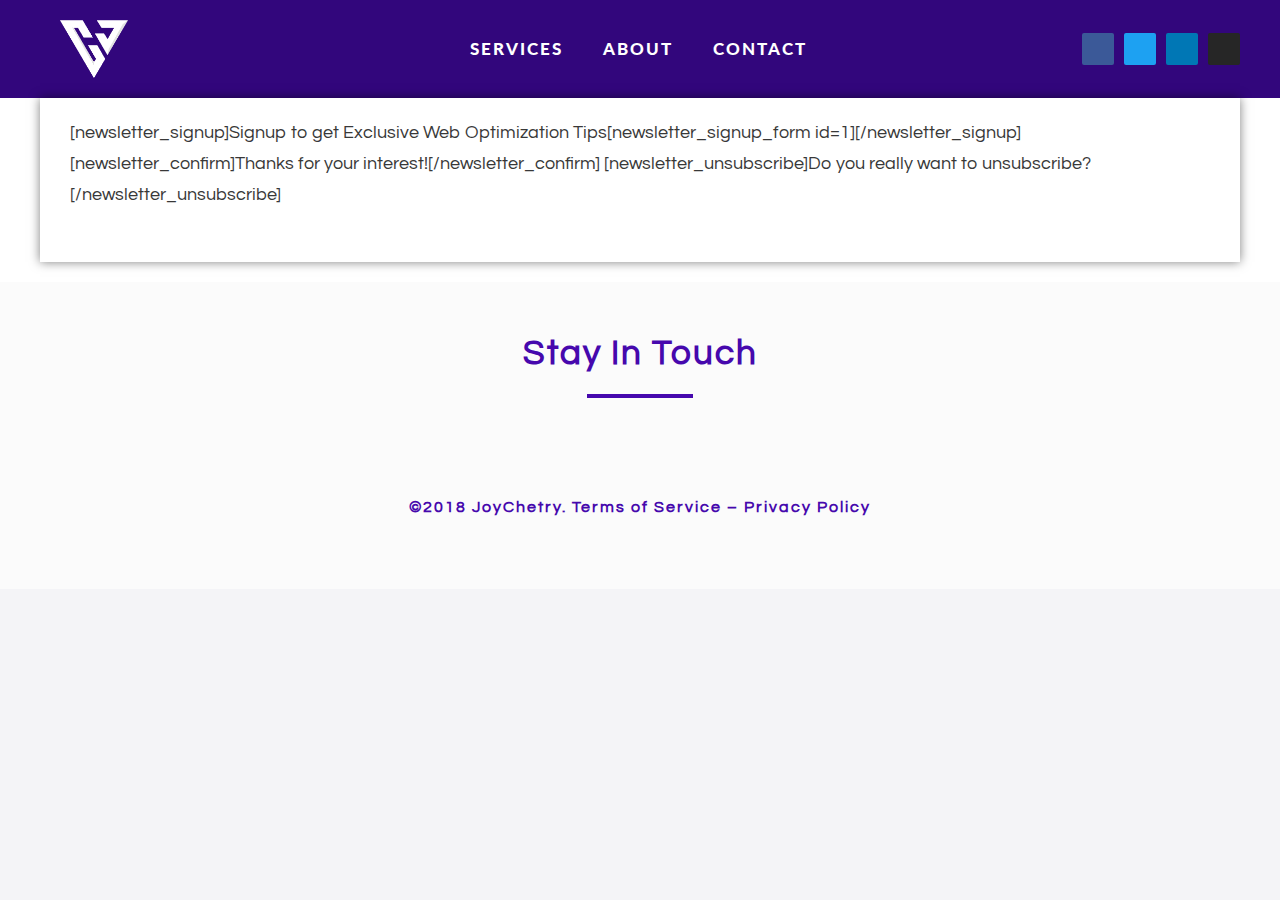
<file: newsletter-signup/index.html>
<!DOCTYPE html>
<html lang="en-US">
<head>
<meta charset="UTF-8">
<meta name="viewport" content="width=device-width, initial-scale=1">


<title>Newsletter - Joy Chetry</title>


<meta name="robots" content="noindex, nofollow">
<meta property="og:locale" content="en_US">
<meta property="og:type" content="article">
<meta property="og:title" content="Newsletter - Joy Chetry">
<meta property="og:description" content="[newsletter_signup]Signup to get Exclusive Web Optimization Tips[newsletter_signup_form id=1][/newsletter_signup] [newsletter_confirm]Thanks for your interest![/newsletter_confirm] [newsletter_unsubscribe]Do you really want to unsubscribe?[/newsletter_unsubscribe]">
<meta property="og:url" content="https://joychetry.github.io/v1/newsletter-signup/">
<meta property="og:site_name" content="Joy Chetry">
<meta name="twitter:card" content="summary_large_image">
<meta name="twitter:description" content="[newsletter_signup]Signup to get Exclusive Web Optimization Tips[newsletter_signup_form id=1][/newsletter_signup] [newsletter_confirm]Thanks for your interest![/newsletter_confirm] [newsletter_unsubscribe]Do you really want to unsubscribe?[/newsletter_unsubscribe]">
<meta name="twitter:title" content="Newsletter - Joy Chetry">
<script type="application/ld+json" class="yoast-schema-graph yoast-schema-graph--main">{"@context":"https://schema.org","@graph":[{"@type":"WebSite","@id":"https://joychetry.github.io/v1/#website","url":"https://joychetry.github.io/v1/","name":"Joy Chetry","publisher":{"@id":"https://joychetry.github.io/v1/#person"},"potentialAction":{"@type":"SearchAction","target":"https://joychetry.github.io/v1/?s={search_term_string}","query-input":"required name=search_term_string"}},{"@type":"WebPage","@id":"https://joychetry.github.io/v1/newsletter-signup/#webpage","url":"https://joychetry.github.io/v1/newsletter-signup/","inLanguage":"en-US","name":"Newsletter - Joy Chetry","isPartOf":{"@id":"https://joychetry.github.io/v1/#website"},"datePublished":"2018-09-10T06:40:49+05:30","dateModified":"2018-09-10T06:56:01+05:30","breadcrumb":{"@id":"https://joychetry.github.io/v1/newsletter-signup/#breadcrumb"}},{"@type":"BreadcrumbList","@id":"https://joychetry.github.io/v1/newsletter-signup/#breadcrumb","itemListElement":[{"@type":"ListItem","position":1,"item":{"@type":"WebPage","@id":"https://joychetry.github.io/v1/","url":"https://joychetry.github.io/v1/","name":"Home"}},{"@type":"ListItem","position":2,"item":{"@type":"WebPage","@id":"https://joychetry.github.io/v1/newsletter-signup/","url":"https://joychetry.github.io/v1/newsletter-signup/","name":"Newsletter"}}]}]}</script>


<link rel="dns-prefetch" href="//fonts.googleapis.com">
<link rel="dns-prefetch" href="//s.w.org">


<link rel="stylesheet" id="astra-theme-css-css" href="https://joychetry.github.io/v1/wp-content/themes/astra/assets/css/minified/style.min.css" type="text/css" media="all">
<style id="astra-theme-css-inline-css" type="text/css">
html{font-size:112.5%;}a,.page-title{color:#4608ad;}a:hover,a:focus{color:#150233;}body,button,input,select,textarea{font-family:'Questrial',sans-serif;font-weight:400;font-size:18px;font-size:1rem;line-height:1.7;}blockquote{color:#000000;}h1,.entry-content h1,.entry-content h1 a,h2,.entry-content h2,.entry-content h2 a,h3,.entry-content h3,.entry-content h3 a,h4,.entry-content h4,.entry-content h4 a,h5,.entry-content h5,.entry-content h5 a,h6,.entry-content h6,.entry-content h6 a,.site-title,.site-title a{font-family:'Questrial',sans-serif;font-weight:400;}.site-title{font-size:1.7em;}header .site-logo-img .custom-logo-link img{max-width:200px;}.astra-logo-svg{width:200px;}.ast-archive-description .ast-archive-title{font-size:1.7em;}.site-header .site-description{font-size:15px;font-size:0.83333333333333rem;}.entry-title{font-size:2.8em;}.comment-reply-title{font-size:29px;font-size:1.6111111111111rem;}.ast-comment-list #cancel-comment-reply-link{font-size:18px;font-size:1rem;}h1,.entry-content h1,.entry-content h1 a{font-size:35px;font-size:1.9444444444444rem;}h2,.entry-content h2,.entry-content h2 a{font-size:30px;font-size:1.6666666666667rem;}h3,.entry-content h3,.entry-content h3 a{font-size:28px;font-size:1.5555555555556rem;}h4,.entry-content h4,.entry-content h4 a{font-size:26px;font-size:1.4444444444444rem;}h5,.entry-content h5,.entry-content h5 a{font-size:24px;font-size:1.3333333333333rem;}h6,.entry-content h6,.entry-content h6 a{font-size:20px;font-size:1.1111111111111rem;}.ast-single-post .entry-title,.page-title{font-size:3.4em;}#secondary,#secondary button,#secondary input,#secondary select,#secondary textarea{font-size:18px;font-size:1rem;}::selection{color:transparent;}body,h1,.entry-title a,.entry-content h1,.entry-content h1 a,h2,.entry-content h2,.entry-content h2 a,h3,.entry-content h3,.entry-content h3 a,h4,.entry-content h4,.entry-content h4 a,h5,.entry-content h5,.entry-content h5 a,h6,.entry-content h6,.entry-content h6 a{color:#383838;}.tagcloud a:hover,.tagcloud a:focus,.tagcloud a.current-item{color:#ffffff;border-color:#4608ad;background-color:#4608ad;}.main-header-menu a,.ast-header-custom-item a{color:#383838;}.main-header-menu li:hover > a,.main-header-menu li:hover > .ast-menu-toggle,.main-header-menu .ast-masthead-custom-menu-items a:hover,.main-header-menu li.focus > a,.main-header-menu li.focus > .ast-menu-toggle,.main-header-menu .current-menu-item > a,.main-header-menu .current-menu-ancestor > a,.main-header-menu .current_page_item > a,.main-header-menu .current-menu-item > .ast-menu-toggle,.main-header-menu .current-menu-ancestor > .ast-menu-toggle,.main-header-menu .current_page_item > .ast-menu-toggle{color:#4608ad;}input:focus,input[type="text"]:focus,input[type="email"]:focus,input[type="url"]:focus,input[type="password"]:focus,input[type="reset"]:focus,input[type="search"]:focus,textarea:focus{border-color:#4608ad;}input[type="radio"]:checked,input[type=reset],input[type="checkbox"]:checked,input[type="checkbox"]:hover:checked,input[type="checkbox"]:focus:checked,input[type=range]::-webkit-slider-thumb{border-color:#4608ad;background-color:#4608ad;box-shadow:none;}.site-footer a:hover + .post-count,.site-footer a:focus + .post-count{background:#4608ad;border-color:#4608ad;}.footer-adv .footer-adv-overlay{border-top-style:solid;border-top-color:#7a7a7a;}.ast-comment-meta{line-height:1.666666667;font-size:15px;font-size:0.83333333333333rem;}.single .nav-links .nav-previous,.single .nav-links .nav-next,.single .ast-author-details .author-title,.ast-comment-meta{color:#4608ad;}.menu-toggle,button,.ast-button,.button,input#submit,input[type="button"],input[type="submit"],input[type="reset"]{border-radius:35px;padding:10px 40px;color:#ffffff;border-color:#ee4a03;background-color:#ee4a03;}button:focus,.menu-toggle:hover,button:hover,.ast-button:hover,.button:hover,input[type=reset]:hover,input[type=reset]:focus,input#submit:hover,input#submit:focus,input[type="button"]:hover,input[type="button"]:focus,input[type="submit"]:hover,input[type="submit"]:focus{color:#ffffff;border-color:#d64f02;background-color:#d64f02;}.entry-meta,.entry-meta *{line-height:1.45;color:#4608ad;}.entry-meta a:hover,.entry-meta a:hover *,.entry-meta a:focus,.entry-meta a:focus *{color:#150233;}.ast-404-layout-1 .ast-404-text{font-size:200px;font-size:11.111111111111rem;}.widget-title{font-size:25px;font-size:1.3888888888889rem;color:#383838;}#cat option,.secondary .calendar_wrap thead a,.secondary .calendar_wrap thead a:visited{color:#4608ad;}.secondary .calendar_wrap #today,.ast-progress-val span{background:#4608ad;}.secondary a:hover + .post-count,.secondary a:focus + .post-count{background:#4608ad;border-color:#4608ad;}.calendar_wrap #today > a{color:#ffffff;}.ast-pagination a,.page-links .page-link,.single .post-navigation a{color:#4608ad;}.ast-pagination a:hover,.ast-pagination a:focus,.ast-pagination > span:hover:not(.dots),.ast-pagination > span.current,.page-links > .page-link,.page-links .page-link:hover,.post-navigation a:hover{color:#150233;}.ast-header-break-point .ast-mobile-menu-buttons-minimal.menu-toggle{background:transparent;color:#ee4a03;}.ast-header-break-point .ast-mobile-menu-buttons-outline.menu-toggle{background:transparent;border:1px solid #ee4a03;color:#ee4a03;}.ast-header-break-point .ast-mobile-menu-buttons-fill.menu-toggle{background:#ee4a03;color:#ffffff;}@media (min-width:545px){.ast-page-builder-template .comments-area,.single.ast-page-builder-template .entry-header,.single.ast-page-builder-template .post-navigation{max-width:1240px;margin-left:auto;margin-right:auto;}}body,.ast-separate-container{background-color:#f4f4f7;}@media (max-width:768px){.comment-reply-title{font-size:28px;font-size:1.6470588235294rem;}.ast-comment-meta{font-size:14px;font-size:0.82352941176471rem;}.widget-title{font-size:24px;font-size:1.4117647058824rem;}body,button,input,select,textarea{font-size:17px;font-size:0.94444444444444rem;}.ast-comment-list #cancel-comment-reply-link{font-size:17px;font-size:0.94444444444444rem;}#secondary,#secondary button,#secondary input,#secondary select,#secondary textarea{font-size:17px;font-size:0.94444444444444rem;}.site-title{font-size:1.6em;}.ast-archive-description .ast-archive-title{font-size:1.6em;}.entry-title{font-size:2.3em;}h1,.entry-content h1,.entry-content h1 a{font-size:2.6em;}h2,.entry-content h2,.entry-content h2 a{font-size:2.3em;}h3,.entry-content h3,.entry-content h3 a{font-size:2em;}h4,.entry-content h4,.entry-content h4 a{font-size:1.6em;}h5,.entry-content h5,.entry-content h5 a{font-size:1.3em;}h6,.entry-content h6,.entry-content h6 a{font-size:1.1em;}.ast-single-post .entry-title,.page-title{font-size:2.6em;}}@media (max-width:544px){.comment-reply-title{font-size:26px;font-size:1.625rem;}.ast-comment-meta{font-size:13px;font-size:0.8125rem;}.widget-title{font-size:22px;font-size:1.375rem;}body,button,input,select,textarea{font-size:16px;font-size:0.88888888888889rem;}.ast-comment-list #cancel-comment-reply-link{font-size:16px;font-size:0.88888888888889rem;}#secondary,#secondary button,#secondary input,#secondary select,#secondary textarea{font-size:16px;font-size:0.88888888888889rem;}.site-title{font-size:1.5em;}.ast-archive-description .ast-archive-title{font-size:1.5em;}.entry-title{font-size:2em;}h1,.entry-content h1,.entry-content h1 a{font-size:2.3em;}h2,.entry-content h2,.entry-content h2 a{font-size:2em;}h3,.entry-content h3,.entry-content h3 a{font-size:1.8em;}h4,.entry-content h4,.entry-content h4 a{font-size:1.5em;}h5,.entry-content h5,.entry-content h5 a{font-size:1.2em;}h6,.entry-content h6,.entry-content h6 a{font-size:1.1em;}.ast-single-post .entry-title,.page-title{font-size:2.3em;}}@media (max-width:544px){html{font-size:112.5%;}}@media (min-width:769px){.ast-container{max-width:1240px;}}@font-face {font-family: "Astra";src: url( https://joychetry.github.io/v1/wp-content/themes/astra/assets/fonts/astra.woff) format("woff"),url( https://joychetry.github.io/v1/wp-content/themes/astra/assets/fonts/astra.ttf) format("truetype"),url( https://joychetry.github.io/v1/wp-content/themes/astra/assets/fonts/astra.svg#astra) format("svg");font-weight: normal;font-style: normal;font-display: fallback;}@media (max-width:921px) {.main-header-bar .main-header-bar-navigation{display:none;}}.ast-desktop .main-header-menu.submenu-with-border .sub-menu,.ast-desktop .main-header-menu.submenu-with-border .children,.ast-desktop .main-header-menu.submenu-with-border .astra-full-megamenu-wrapper{border-color:#eaeaea;}.ast-desktop .main-header-menu.submenu-with-border .sub-menu,.ast-desktop .main-header-menu.submenu-with-border .children{border-top-width:0px;border-right-width:0px;border-left-width:0px;border-bottom-width:0px;border-style:solid;}.ast-desktop .main-header-menu.submenu-with-border .sub-menu .sub-menu,.ast-desktop .main-header-menu.submenu-with-border .children .children{top:-0px;}.ast-desktop .main-header-menu.submenu-with-border .sub-menu a,.ast-desktop .main-header-menu.submenu-with-border .children a{border-bottom-width:0px;border-style:solid;border-color:#eaeaea;}@media (min-width:769px){.main-header-menu .sub-menu li.ast-left-align-sub-menu:hover > ul,.main-header-menu .sub-menu li.ast-left-align-sub-menu.focus > ul{margin-left:-0px;}}@media (max-width:920px){.ast-404-layout-1 .ast-404-text{font-size:100px;font-size:5.5555555555556rem;}}
.ast-header-break-point .site-header{border-bottom-width:0;}@media (min-width:769px){.main-header-bar{border-bottom-width:0;}}.ast-flex{-webkit-align-content:center;-ms-flex-line-pack:center;align-content:center;-webkit-box-align:center;-webkit-align-items:center;-moz-box-align:center;-ms-flex-align:center;align-items:center;}.main-header-bar{padding:1em 0;}.ast-site-identity{padding:0;}
@media (min-width:769px){.ast-theme-transparent-header #masthead{position:absolute;left:0;right:0;}.ast-theme-transparent-header .main-header-bar, .ast-theme-transparent-header.ast-header-break-point .main-header-bar{background:none;}body.elementor-editor-active.ast-theme-transparent-header #masthead, .fl-builder-edit .ast-theme-transparent-header #masthead, body.vc_editor.ast-theme-transparent-header #masthead{z-index:0;}.ast-header-break-point.ast-replace-site-logo-transparent.ast-theme-transparent-header .custom-mobile-logo-link{display:none;}.ast-header-break-point.ast-replace-site-logo-transparent.ast-theme-transparent-header .transparent-custom-logo{display:inline-block;}.ast-theme-transparent-header .ast-above-header{background-image:none;background-color:transparent;}.ast-theme-transparent-header .ast-below-header{background-image:none;background-color:transparent;}}@media (max-width:768px){.ast-theme-transparent-header #masthead{position:absolute;left:0;right:0;}.ast-theme-transparent-header .main-header-bar, .ast-theme-transparent-header.ast-header-break-point .main-header-bar{background:none;}body.elementor-editor-active.ast-theme-transparent-header #masthead, .fl-builder-edit .ast-theme-transparent-header #masthead, body.vc_editor.ast-theme-transparent-header #masthead{z-index:0;}.ast-header-break-point.ast-replace-site-logo-transparent.ast-theme-transparent-header .custom-mobile-logo-link{display:none;}.ast-header-break-point.ast-replace-site-logo-transparent.ast-theme-transparent-header .transparent-custom-logo{display:inline-block;}.ast-theme-transparent-header .ast-above-header{background-image:none;background-color:transparent;}.ast-theme-transparent-header .ast-below-header{background-image:none;background-color:transparent;}}.ast-theme-transparent-header .main-header-bar, .ast-theme-transparent-header .site-header{border-bottom-width:0;}
.ast-breadcrumbs .trail-browse, .ast-breadcrumbs .trail-items, .ast-breadcrumbs .trail-items li{display:inline-block;margin:0;padding:0;border:none;background:inherit;text-indent:0;}.ast-breadcrumbs .trail-browse{font-size:inherit;font-style:inherit;font-weight:inherit;color:inherit;}.ast-breadcrumbs .trail-items{list-style:none;}.trail-items li::after{padding:0 0.3em;content:"»";}.trail-items li:last-of-type::after{display:none;}
</style>
<link rel="stylesheet" id="astra-google-fonts-css" href="//fonts.googleapis.com/css?family=Questrial%3A400&display=fallback&ver=1.8.7" type="text/css" media="all">
<link rel="stylesheet" id="wp-block-library-css" href="https://joychetry.github.io/v1/wp-includes/css/dist/block-library/style.min.css" type="text/css" media="all">
<link rel="stylesheet" id="eae-css-css" href="https://joychetry.github.io/v1/wp-content/plugins/addon-elements-for-elementor-page-builder/assets/css/eae.min.css" type="text/css" media="all">
<link rel="stylesheet" id="vegas-css-css" href="https://joychetry.github.io/v1/wp-content/plugins/addon-elements-for-elementor-page-builder/assets/lib/vegas/vegas.min.css" type="text/css" media="all">
<link rel="stylesheet" id="astra-addon-css-0-css" href="https://joychetry.github.io/v1/wp-content/plugins/astra-addon/addons/header-sections/assets/css/minified/style.min.css" type="text/css" media="all">
<link rel="stylesheet" id="astra-addon-css-1-css" href="https://joychetry.github.io/v1/wp-content/plugins/astra-addon/addons/scroll-to-top/assets/css/minified/style.min.css" type="text/css" media="all">
<link rel="stylesheet" id="astra-addon-css-css" href="https://joychetry.github.io/v1/wp-content/plugins/astra-addon/addons/advanced-search/assets/css/minified/style.min.css" type="text/css" media="all">
<style id="astra-addon-css-inline-css" type="text/css">
.ast-separate-container .blog-layout-1, .ast-separate-container .blog-layout-2, .ast-separate-container .blog-layout-3{background-color:transparent;background-image:none;}.ast-separate-container .ast-article-post{background-color:#ffffff;}.ast-separate-container .ast-article-single, .ast-separate-container .comment-respond,.ast-separate-container .ast-comment-list li, .ast-separate-container .ast-woocommerce-container, .ast-separate-container .error-404, .ast-separate-container .no-results, .single.ast-separate-container .ast-author-meta, .ast-separate-container .related-posts-title-wrapper, .ast-separate-container.ast-two-container #secondary .widget,.ast-separate-container .comments-count-wrapper, .ast-box-layout.ast-plain-container .site-content,.ast-padded-layout.ast-plain-container .site-content{background-color:#ffffff;}#ast-scroll-top{color:#ffffff;background-color:rgba(31,38,46,0.8);font-size:15px;font-size:0.83333333333333rem;border-radius:0;}.site-title, .site-title a{font-family:'Questrial', sans-serif;text-transform:inherit;}.secondary .widget-title{font-family:'Questrial', sans-serif;text-transform:inherit;}.secondary .widget > *:not(.widget-title){font-family:'Questrial', sans-serif;}.ast-single-post .entry-title, .page-title{font-family:'Questrial', sans-serif;line-height:1;text-transform:inherit;}.ast-archive-description .ast-archive-title{font-family:'Questrial', sans-serif;text-transform:inherit;}.blog .entry-title, .blog .entry-title a, .archive .entry-title, .archive .entry-title a, .search .entry-title, .search .entry-title a {font-family:'Questrial', sans-serif;text-transform:inherit;}h1, .entry-content h1, .entry-content h1 a{font-family:'Questrial', sans-serif;text-transform:inherit;}h2, .entry-content h2, .entry-content h2 a{font-family:'Questrial', sans-serif;line-height:1;text-transform:inherit;}h3, .entry-content h3, .entry-content h3 a{font-family:'Questrial', sans-serif;text-transform:inherit;}h4, .entry-content h4, .entry-content h4 a{font-family:'Questrial', sans-serif;text-transform:inherit;}h5, .entry-content h5, .entry-content h5 a{font-family:'Questrial', sans-serif;text-transform:inherit;}h6, .entry-content h6, .entry-content h6 a{font-family:'Questrial', sans-serif;text-transform:inherit;}
</style>
<link rel="stylesheet" id="elementor-icons-css" href="https://joychetry.github.io/v1/wp-content/plugins/elementor/assets/lib/eicons/css/elementor-icons.min.css" type="text/css" media="all">
<link rel="stylesheet" id="font-awesome-css" href="https://joychetry.github.io/v1/wp-content/plugins/elementor/assets/lib/font-awesome/css/font-awesome.min.css" type="text/css" media="all">
<link rel="stylesheet" id="elementor-animations-css" href="https://joychetry.github.io/v1/wp-content/plugins/elementor/assets/lib/animations/animations.min.css" type="text/css" media="all">
<link rel="stylesheet" id="elementor-frontend-css" href="https://joychetry.github.io/v1/wp-content/uploads/elementor/css/custom-frontend.min.css" type="text/css" media="all">
<link rel="stylesheet" id="elementor-pro-css" href="https://joychetry.github.io/v1/wp-content/uploads/elementor/css/custom-pro-frontend.min.css" type="text/css" media="all">
<link rel="stylesheet" id="elementor-global-css" href="https://joychetry.github.io/v1/wp-content/uploads/elementor/css/global.css" type="text/css" media="all">
<link rel="stylesheet" id="elementor-post-7254-css" href="https://joychetry.github.io/v1/wp-content/uploads/elementor/css/post-7254.css" type="text/css" media="all">
<link rel="stylesheet" id="elementor-post-7251-css" href="https://joychetry.github.io/v1/wp-content/uploads/elementor/css/post-7251.css" type="text/css" media="all">
<link rel="stylesheet" id="elementor-post-7968-css" href="https://joychetry.github.io/v1/wp-content/uploads/elementor/css/post-7968.css" type="text/css" media="all">
<link rel="stylesheet" id="google-fonts-1-css" href="https://fonts.googleapis.com/css?family=Lato%3A100%2C100italic%2C200%2C200italic%2C300%2C300italic%2C400%2C400italic%2C500%2C500italic%2C600%2C600italic%2C700%2C700italic%2C800%2C800italic%2C900%2C900italic%7CLibre+Franklin%3A100%2C100italic%2C200%2C200italic%2C300%2C300italic%2C400%2C400italic%2C500%2C500italic%2C600%2C600italic%2C700%2C700italic%2C800%2C800italic%2C900%2C900italic&ver=5.4.2" type="text/css" media="all">

<script type="text/javascript" src="https://joychetry.github.io/v1/wp-includes/js/jquery/jquery.js"></script>
<script type="text/javascript" src="https://joychetry.github.io/v1/wp-includes/js/jquery/jquery-migrate.min.js"></script>






<meta name="theme-color" content="#32067c"> <meta name="msapplication-navbutton-color" content="#32067c"> <meta name="apple-mobile-web-app-status-bar-style" content="#32067c">
<meta name="google-site-verification" content="XaMrYmKrW7_i0jHrXvNs0oP18r2uFb_sChZr8AeGPbE"><style type="text/css">.recentcomments a{display:inline !important;padding:0 !important;margin:0 !important;}</style><link rel="icon" href="https://joychetry.github.io/v1/wp-content/uploads/cropped-Joy-favicon-32x32.png" sizes="32x32">
<link rel="icon" href="https://joychetry.github.io/v1/wp-content/uploads/cropped-Joy-favicon-192x192.png" sizes="192x192">
<link rel="apple-touch-icon" href="https://joychetry.github.io/v1/wp-content/uploads/cropped-Joy-favicon-180x180.png">
<meta name="msapplication-TileImage" content="https://joychetry.github.io/v1/wp-content/uploads/cropped-Joy-favicon-270x270.png">
		<style type="text/css" id="wp-custom-css">
			/*
You can add your own CSS here.

Click the help icon above to learn more.
*/

.ast-page-builder-template .post-navigation {display: none;}

h1 {line-height:1.2 !important;}
h2 {line-height:1.2 !important;}
h3 {line-height:1.3 !important;}
h4 {line-height:1.4 !important;}
h5 {line-height:1.5 !important;}
h6 {line-height:1.6 !important;}

body {font-size: 100%}
		</style>
		</head>

<body itemtype="https://schema.org/WebPage" itemscope="itemscope" class="page-template-default page page-id-8079 wp-custom-logo ast-desktop ast-page-builder-template ast-no-sidebar astra-1.8.7 ast-header-custom-item-inside ast-single-post ast-inherit-site-logo-transparent elementor-page-7968 ast-normal-title-enabled elementor-default elementor-template-full-width astra-addon-1.8.2">

<div id="page" class="hfeed site">
	<a class="skip-link screen-reader-text" href="#content">Skip to content</a>

	
			<div data-elementor-type="header" data-elementor-id="7254" class="elementor elementor-7254 elementor-location-header" data-elementor-settings="[]">
			<div class="elementor-inner">
				<div class="elementor-section-wrap">
							<section class="has_eae_slider elementor-element elementor-element-3f92052b elementor-section-stretched elementor-section-content-middle elementor-section-boxed elementor-section-height-default elementor-section-height-default elementor-section elementor-top-section" data-id="3f92052b" data-element_type="section" id="lpnavmenu" data-settings='{"background_background":"classic","sticky":"top","sticky_on":[],"stretch_section":"section-stretched","sticky_offset":0,"sticky_effects_offset":0}'>
						<div class="elementor-container elementor-column-gap-no">
				<div class="elementor-row">
				<div class="has_eae_slider elementor-element elementor-element-35e3e23c elementor-column elementor-col-100 elementor-top-column" data-id="35e3e23c" data-element_type="column">
			<div class="elementor-column-wrap  elementor-element-populated">
					<div class="elementor-widget-wrap">
				<div class="elementor-element elementor-element-69f08e7 elementor-widget elementor-widget-theme-site-logo elementor-widget-image" data-id="69f08e7" data-element_type="widget" data-widget_type="theme-site-logo.default">
				<div class="elementor-widget-container">
					<div class="elementor-image">
											<a href="https://joychetry.github.io/v1" data-elementor-open-lightbox="">
							<img width="265" height="228" src="https://joychetry.github.io/v1/wp-content/uploads/Chetry-Joy-white-200x172.png" class="attachment-full size-full" alt="" srcset="https://joychetry.github.io/v1/wp-content/uploads/Chetry-Joy-white.png 265w,https://joychetry.github.io/v1/wp-content/uploads/Chetry-Joy-white-200x172.png 200w" sizes="(max-width: 265px) 100vw, 265px">								</a>
											</div>
				</div>
				</div>
						</div>
			</div>
		</div>
				<div class="has_eae_slider elementor-element elementor-element-5ab60d6a elementor-column elementor-col-100 elementor-top-column" data-id="5ab60d6a" data-element_type="column">
			<div class="elementor-column-wrap  elementor-element-populated">
					<div class="elementor-widget-wrap">
				<div class="elementor-element elementor-element-2bb0ba2b elementor-nav-menu__align-center elementor-nav-menu--stretch elementor-nav-menu--indicator-chevron elementor-nav-menu--dropdown-tablet elementor-nav-menu__text-align-aside elementor-nav-menu--toggle elementor-nav-menu--burger elementor-widget elementor-widget-nav-menu" data-id="2bb0ba2b" data-element_type="widget" data-settings='{"full_width":"stretch","layout":"horizontal","toggle":"burger"}' data-widget_type="nav-menu.default">
				<div class="elementor-widget-container">
						<nav class="elementor-nav-menu--main elementor-nav-menu__container elementor-nav-menu--layout-horizontal e--pointer-underline e--animation-fade"><ul id="menu-1-2bb0ba2b" class="elementor-nav-menu"><li class="menu-item menu-item-type-post_type menu-item-object-page menu-item-7024"><a href="https://joychetry.github.io/v1/services/" class="elementor-item">Services</a></li>
<li class="menu-item menu-item-type-post_type menu-item-object-page menu-item-8214"><a href="https://joychetry.github.io/v1/about/" class="elementor-item">About</a></li>
<li class="menu-item menu-item-type-post_type menu-item-object-page menu-item-7013"><a href="https://joychetry.github.io/v1/contact/" class="elementor-item">Contact</a></li>
</ul></nav>
					<div class="elementor-menu-toggle">
			<i class="eicon" aria-hidden="true"></i>
			<span class="elementor-screen-only">Menu</span>
		</div>
		<nav class="elementor-nav-menu--dropdown elementor-nav-menu__container"><ul id="menu-2-2bb0ba2b" class="elementor-nav-menu"><li class="menu-item menu-item-type-post_type menu-item-object-page menu-item-7024"><a href="https://joychetry.github.io/v1/services/" class="elementor-item">Services</a></li>
<li class="menu-item menu-item-type-post_type menu-item-object-page menu-item-8214"><a href="https://joychetry.github.io/v1/about/" class="elementor-item">About</a></li>
<li class="menu-item menu-item-type-post_type menu-item-object-page menu-item-7013"><a href="https://joychetry.github.io/v1/contact/" class="elementor-item">Contact</a></li>
</ul></nav>
				</div>
				</div>
						</div>
			</div>
		</div>
				<div class="has_eae_slider elementor-element elementor-element-1fb371a6 elementor-column elementor-col-100 elementor-top-column" data-id="1fb371a6" data-element_type="column">
			<div class="elementor-column-wrap  elementor-element-populated">
					<div class="elementor-widget-wrap">
				<div class="elementor-element elementor-element-2628ba1 elementor-shape-square elementor-hidden-phone elementor-hidden-tablet elementor-widget elementor-widget-social-icons" data-id="2628ba1" data-element_type="widget" data-widget_type="social-icons.default">
				<div class="elementor-widget-container">
					<div class="elementor-social-icons-wrapper">
							<a class="elementor-icon elementor-social-icon elementor-social-icon-facebook" href="https://www.facebook.com/chetryjoy" target="_blank">
					<span class="elementor-screen-only">Facebook</span>
					<i class="fa fa-facebook"></i>
				</a>
							<a class="elementor-icon elementor-social-icon elementor-social-icon-twitter" href="https://twitter.com/joychetri" target="_blank">
					<span class="elementor-screen-only">Twitter</span>
					<i class="fa fa-twitter"></i>
				</a>
							<a class="elementor-icon elementor-social-icon elementor-social-icon-linkedin" href="https://www.linkedin.com/in/joychetry" target="_blank">
					<span class="elementor-screen-only">Linkedin</span>
					<i class="fa fa-linkedin"></i>
				</a>
							<a class="elementor-icon elementor-social-icon elementor-social-icon-instagram" href="https://instagram.com/joychetry" target="_blank">
					<span class="elementor-screen-only">Instagram</span>
					<i class="fa fa-instagram"></i>
				</a>
					</div>
				</div>
				</div>
						</div>
			</div>
		</div>
						</div>
			</div>
		</section>
						</div>
			</div>
		</div>
		
	
	
	<div id="content" class="site-content">

		<div class="ast-container">

				<div data-elementor-type="single" data-elementor-id="7968" class="elementor elementor-7968 elementor-bc-flex-widget elementor-location-single post-8079 page type-page status-publish ast-article-single" data-elementor-settings="[]">
			<div class="elementor-inner">
				<div class="elementor-section-wrap">
							<section class="has_eae_slider elementor-element elementor-element-372b9835 elementor-section-boxed elementor-section-height-default elementor-section-height-default elementor-section elementor-top-section" data-id="372b9835" data-element_type="section" data-settings='{"background_background":"classic"}'>
						<div class="elementor-container elementor-column-gap-default">
				<div class="elementor-row">
				<div class="has_eae_slider elementor-element elementor-element-6f4d39ff elementor-column elementor-col-100 elementor-top-column" data-id="6f4d39ff" data-element_type="column">
			<div class="elementor-column-wrap  elementor-element-populated">
					<div class="elementor-widget-wrap">
				<div class="elementor-element elementor-element-58a8c19e elementor-widget elementor-widget-theme-post-content" data-id="58a8c19e" data-element_type="widget" data-widget_type="theme-post-content.default">
				<div class="elementor-widget-container">
			<p>[newsletter_signup]Signup to get Exclusive Web Optimization Tips[newsletter_signup_form id=1][/newsletter_signup] [newsletter_confirm]Thanks for your interest![/newsletter_confirm] [newsletter_unsubscribe]Do you really want to unsubscribe?[/newsletter_unsubscribe]</p>
		</div>
				</div>
						</div>
			</div>
		</div>
						</div>
			</div>
		</section>
						</div>
			</div>
		</div>
					
			</div> 

		</div>

		
		
				<div data-elementor-type="footer" data-elementor-id="7251" class="elementor elementor-7251 elementor-bc-flex-widget elementor-location-footer" data-elementor-settings="[]">
			<div class="elementor-inner">
				<div class="elementor-section-wrap">
							<section class="has_eae_slider elementor-element elementor-element-593a58a8 elementor-section-content-middle elementor-section-boxed elementor-section-height-default elementor-section-height-default elementor-section elementor-top-section" data-id="593a58a8" data-element_type="section" data-settings='{"background_background":"classic"}'>
						<div class="elementor-container elementor-column-gap-default">
				<div class="elementor-row">
				<div class="has_eae_slider elementor-element elementor-element-47a47bb2 elementor-column elementor-col-100 elementor-top-column" data-id="47a47bb2" data-element_type="column">
			<div class="elementor-column-wrap  elementor-element-populated">
					<div class="elementor-widget-wrap">
				<div class="elementor-element elementor-element-7bdaff7f elementor-widget elementor-widget-heading" data-id="7bdaff7f" data-element_type="widget" data-widget_type="heading.default">
				<div class="elementor-widget-container">
			<h2 class="elementor-heading-title elementor-size-default">Stay In Touch</h2>		</div>
				</div>
				<div class="elementor-element elementor-element-b034eba elementor-widget elementor-widget-divider" data-id="b034eba" data-element_type="widget" data-widget_type="divider.default">
				<div class="elementor-widget-container">
					<div class="elementor-divider">
			<span class="elementor-divider-separator"></span>
		</div>
				</div>
				</div>
				<div class="elementor-element elementor-element-aee190a elementor-shape-rounded elementor-widget elementor-widget-social-icons" data-id="aee190a" data-element_type="widget" data-widget_type="social-icons.default">
				<div class="elementor-widget-container">
					<div class="elementor-social-icons-wrapper">
							<a class="elementor-icon elementor-social-icon elementor-social-icon-envelope" href="mailto:hello@joy2019.offline?subject=Mail%20from%20JoyChetry.com" target="_blank">
					<span class="elementor-screen-only">Envelope</span>
					<i class="fa fa-envelope"></i>
				</a>
							<a class="elementor-icon elementor-social-icon elementor-social-icon-facebook" href="https://facebook.com/chetryjoy" target="_blank">
					<span class="elementor-screen-only">Facebook</span>
					<i class="fa fa-facebook"></i>
				</a>
							<a class="elementor-icon elementor-social-icon elementor-social-icon-instagram" href="https://instagram.com/joychetry" target="_blank">
					<span class="elementor-screen-only">Instagram</span>
					<i class="fa fa-instagram"></i>
				</a>
							<a class="elementor-icon elementor-social-icon elementor-social-icon-twitter" href="https://twitter.com/joychetri" target="_blank">
					<span class="elementor-screen-only">Twitter</span>
					<i class="fa fa-twitter"></i>
				</a>
					</div>
				</div>
				</div>
				<div class="elementor-element elementor-element-28f797fc elementor-widget elementor-widget-text-editor" data-id="28f797fc" data-element_type="widget" data-widget_type="text-editor.default">
				<div class="elementor-widget-container">
					<div class="elementor-text-editor elementor-clearfix"><p>©2018 JoyChetry. <a href="https://joychetry.github.io/v1/tos/">Terms of Service</a> – <a href="https://joychetry.github.io/v1/privacy-policy/">Privacy Policy</a></p></div>
				</div>
				</div>
						</div>
			</div>
		</div>
						</div>
			</div>
		</section>
						</div>
			</div>
		</div>
		
		
	</div>

	
	<a id="ast-scroll-top" class="ast-scroll-top-icon ast-scroll-to-top-right" data-on-devices="both">
	<span class="screen-reader-text">Scroll to Top</span>
</a>
<script type="text/javascript">
/* <![CDATA[ */
var astra = {"break_point":"921","isRtl":""};
/* ]]> */
</script>
<script type="text/javascript" src="https://joychetry.github.io/v1/wp-content/themes/astra/assets/js/minified/style.min.js"></script>
<script type="text/javascript">
/* <![CDATA[ */
var eae_editor = {"plugin_url":"https:\/\/joychetry.github.io\/v1\/wp-content\/plugins\/addon-elements-for-elementor-page-builder\/"};
/* ]]> */
</script>
<script type="text/javascript" src="https://joychetry.github.io/v1/wp-content/plugins/addon-elements-for-elementor-page-builder/assets/js/eae.min.js"></script>
<script type="text/javascript" src="https://joychetry.github.io/v1/wp-includes/js/imagesloaded.min.js"></script>
<script type="text/javascript" src="https://joychetry.github.io/v1/wp-includes/js/masonry.min.js"></script>
<script type="text/javascript" src="https://joychetry.github.io/v1/wp-content/plugins/addon-elements-for-elementor-page-builder/assets/js/animated-main.min.js"></script>
<script type="text/javascript" src="https://joychetry.github.io/v1/wp-content/plugins/addon-elements-for-elementor-page-builder/assets/js/particles.min.js"></script>
<script type="text/javascript" src="https://joychetry.github.io/v1/wp-content/plugins/addon-elements-for-elementor-page-builder/assets/lib/magnific.min.js"></script>
<script type="text/javascript" src="https://joychetry.github.io/v1/wp-content/plugins/addon-elements-for-elementor-page-builder/assets/lib/vegas/vegas.min.js"></script>
<script type="text/javascript" src="https://joychetry.github.io/v1/wp-content/plugins/addon-elements-for-elementor-page-builder/assets/lib/swiper/js/swiper.min.js"></script>
<script type="text/javascript">
/* <![CDATA[ */
var astraAddon = {"sticky_active":""};
/* ]]> */
</script>
<script type="text/javascript" src="https://joychetry.github.io/v1/wp-content/plugins/astra-addon/addons/scroll-to-top/assets/js/minified/scroll-to-top.min.js"></script>
<script type="text/javascript" src="https://joychetry.github.io/v1/wp-content/plugins/astra-addon/addons/advanced-search/assets/js/minified/advanced-search.min.js"></script>
<script type="text/javascript" src="https://joychetry.github.io/v1/wp-content/plugins/elementor-pro/assets/lib/smartmenus/jquery.smartmenus.min.js"></script>
<script type="text/javascript" src="https://joychetry.github.io/v1/wp-content/plugins/elementor/assets/js/frontend-modules.min.js"></script>
<script type="text/javascript" src="https://joychetry.github.io/v1/wp-content/plugins/elementor-pro/assets/lib/sticky/jquery.sticky.min.js"></script>
<script type="text/javascript">
var ElementorProFrontendConfig = {"ajaxurl":"https:\/\/joychetry.github.io\/v1\/wp-admin\/admin-ajax.php","nonce":"c9ebcb614c","shareButtonsNetworks":{"facebook":{"title":"Facebook","has_counter":true},"twitter":{"title":"Twitter"},"google":{"title":"Google+","has_counter":true},"linkedin":{"title":"LinkedIn","has_counter":true},"pinterest":{"title":"Pinterest","has_counter":true},"reddit":{"title":"Reddit","has_counter":true},"vk":{"title":"VK","has_counter":true},"odnoklassniki":{"title":"OK","has_counter":true},"tumblr":{"title":"Tumblr"},"delicious":{"title":"Delicious"},"digg":{"title":"Digg"},"skype":{"title":"Skype"},"stumbleupon":{"title":"StumbleUpon","has_counter":true},"telegram":{"title":"Telegram"},"pocket":{"title":"Pocket","has_counter":true},"xing":{"title":"XING","has_counter":true},"whatsapp":{"title":"WhatsApp"},"email":{"title":"Email"},"print":{"title":"Print"}},"facebook_sdk":{"lang":"en_US","app_id":""}};
</script>
<script type="text/javascript" src="https://joychetry.github.io/v1/wp-content/plugins/elementor-pro/assets/js/frontend.min.js"></script>
<script type="text/javascript" src="https://joychetry.github.io/v1/wp-includes/js/jquery/ui/position.min.js"></script>
<script type="text/javascript" src="https://joychetry.github.io/v1/wp-content/plugins/elementor/assets/lib/dialog/dialog.min.js"></script>
<script type="text/javascript" src="https://joychetry.github.io/v1/wp-content/plugins/elementor/assets/lib/waypoints/waypoints.min.js"></script>
<script type="text/javascript" src="https://joychetry.github.io/v1/wp-content/plugins/elementor/assets/lib/swiper/swiper.min.js"></script>
<script type="text/javascript">
var elementorFrontendConfig = {"environmentMode":{"edit":false,"wpPreview":false},"is_rtl":false,"breakpoints":{"xs":0,"sm":480,"md":768,"lg":1024,"xl":1440,"xxl":1600},"version":"2.5.16","urls":{"assets":"https:\/\/joychetry.github.io\/v1\/wp-content\/plugins\/elementor\/assets\/"},"settings":{"page":[],"general":{"elementor_global_image_lightbox":"yes","elementor_enable_lightbox_in_editor":"yes"}},"post":{"id":8079,"title":"Newsletter","excerpt":""}};
</script>
<script type="text/javascript" src="https://joychetry.github.io/v1/wp-content/plugins/elementor/assets/js/frontend.min.js"></script>
			<script>
			/(trident|msie)/i.test(navigator.userAgent)&&document.getElementById&&window.addEventListener&&window.addEventListener("hashchange",function(){var t,e=location.hash.substring(1);/^[A-z0-9_-]+$/.test(e)&&(t=document.getElementById(e))&&(/^(?:a|select|input|button|textarea)$/i.test(t.tagName)||(t.tabIndex=-1),t.focus())},!1);
			</script>
			
	</body>
</html>
</file>
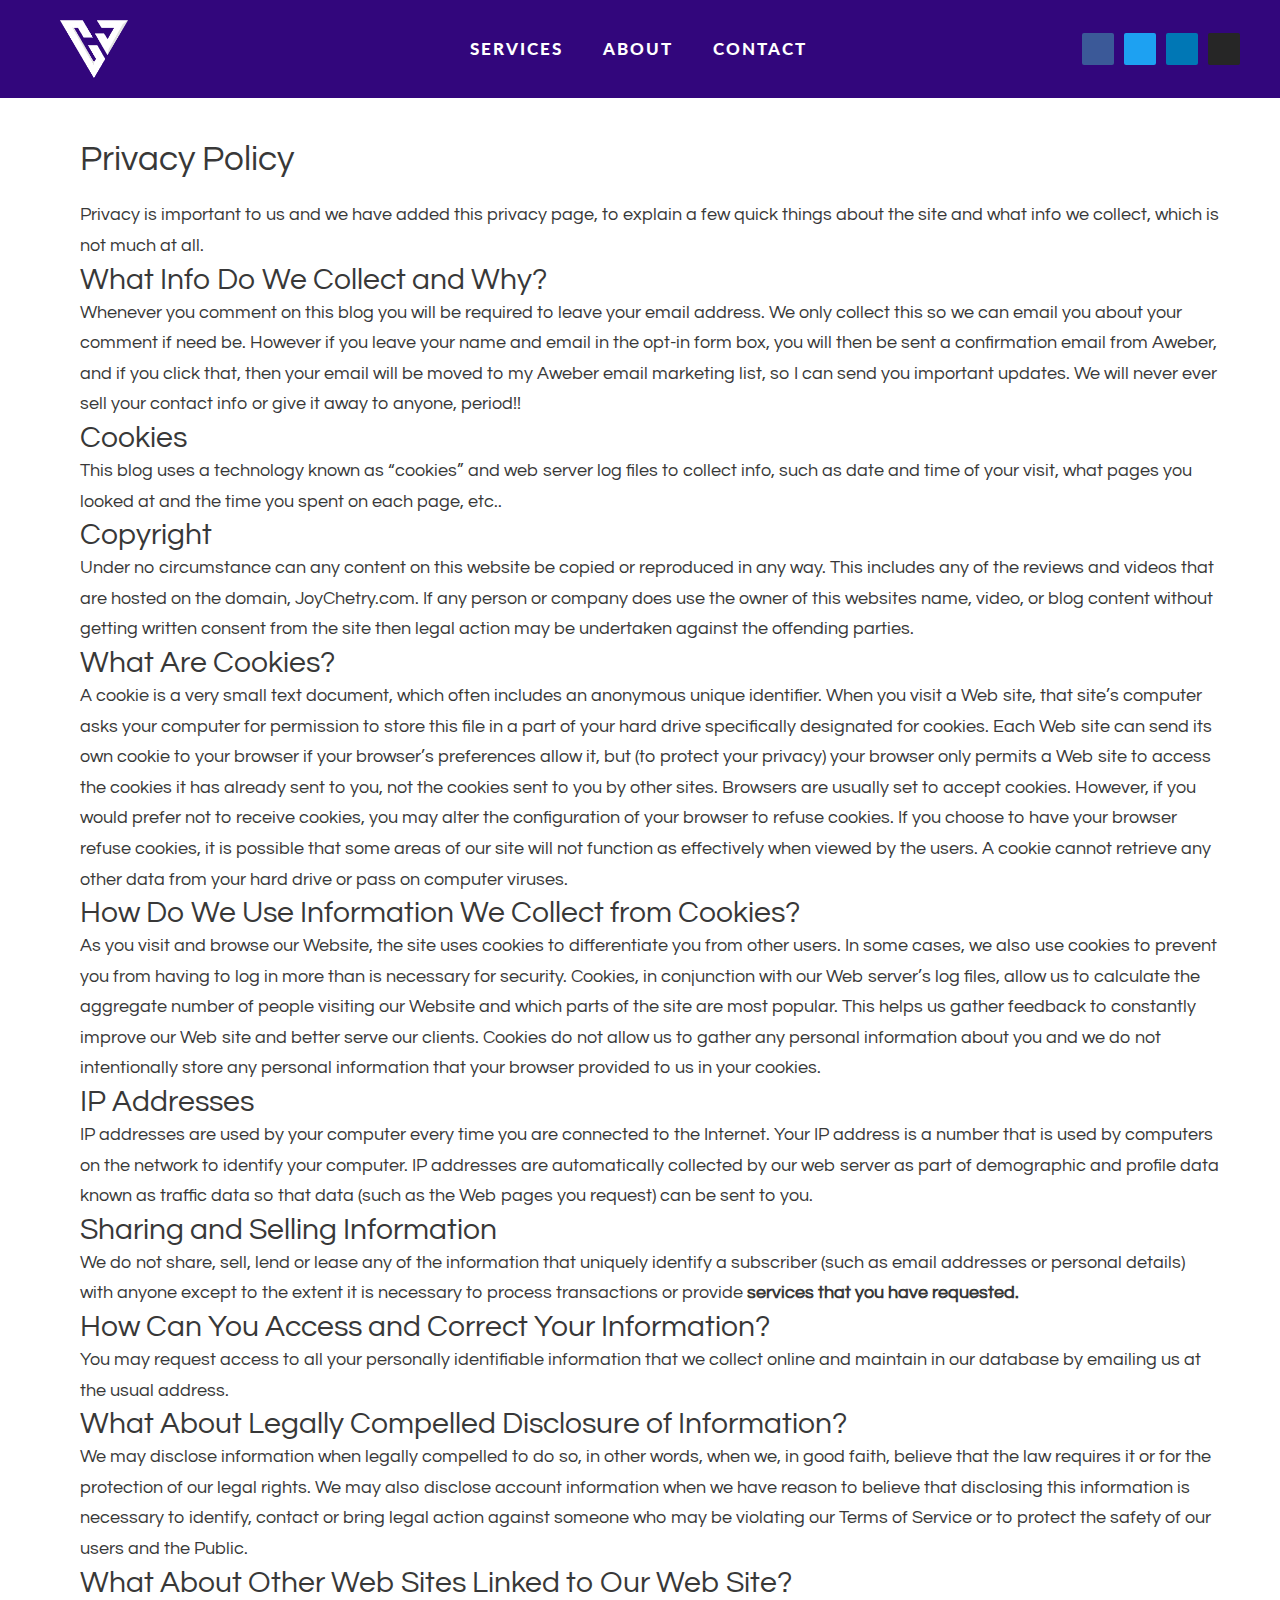
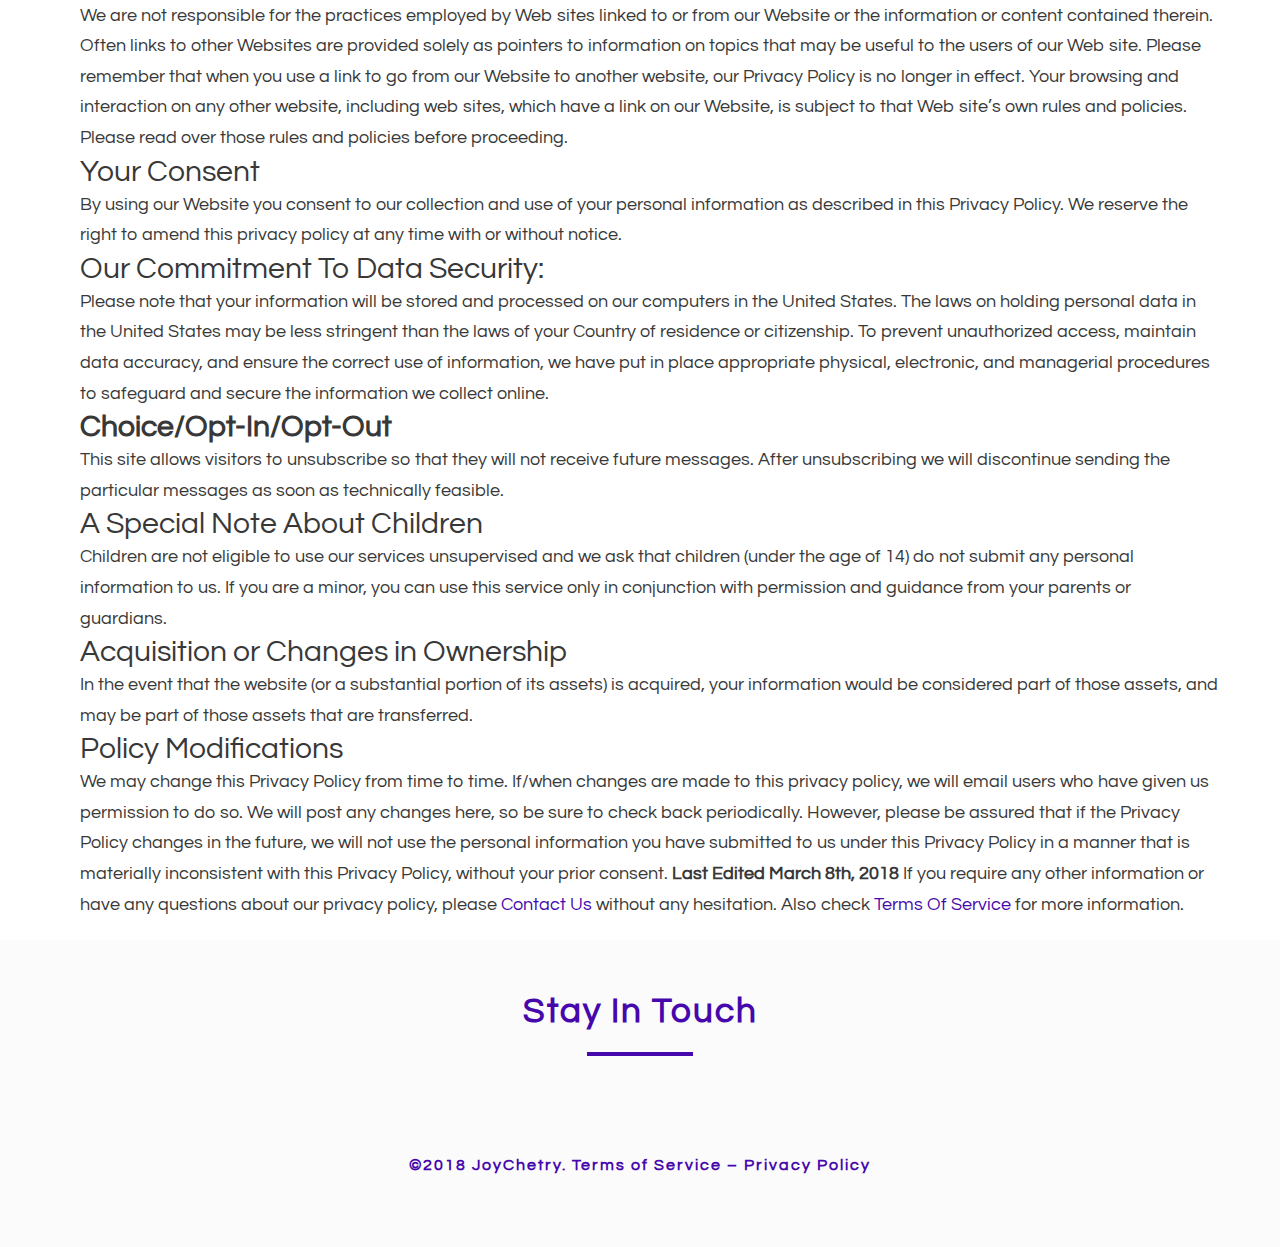
<file: privacy-policy/index.html>
<!DOCTYPE html>
<html lang="en-US">
<head>
<meta charset="UTF-8">
<meta name="viewport" content="width=device-width, initial-scale=1">


<title>Privacy Policy - Joy Chetry</title>


<meta name="robots" content="noindex, nofollow">
<meta property="og:locale" content="en_US">
<meta property="og:type" content="article">
<meta property="og:title" content="Privacy Policy - Joy Chetry">
<meta property="og:description" content="Privacy is important to us and we have added this privacy page, to explain a few quick things about the site and what info we collect, which is not much at all. What Info Do We Collect and Why? Whenever you comment on this blog you will be required to leave your email address. We …  Privacy Policy Read More »">
<meta property="og:url" content="https://joychetry.github.io/v1/privacy-policy/">
<meta property="og:site_name" content="Joy Chetry">
<meta name="twitter:card" content="summary_large_image">
<meta name="twitter:description" content="Privacy is important to us and we have added this privacy page, to explain a few quick things about the site and what info we collect, which is not much at all. What Info Do We Collect and Why? Whenever you comment on this blog you will be required to leave your email address. We … Privacy Policy Read More »">
<meta name="twitter:title" content="Privacy Policy - Joy Chetry">
<script type="application/ld+json" class="yoast-schema-graph yoast-schema-graph--main">{"@context":"https://schema.org","@graph":[{"@type":"WebSite","@id":"https://joychetry.github.io/v1/#website","url":"https://joychetry.github.io/v1/","name":"Joy Chetry","publisher":{"@id":"https://joychetry.github.io/v1/#person"},"potentialAction":{"@type":"SearchAction","target":"https://joychetry.github.io/v1/?s={search_term_string}","query-input":"required name=search_term_string"}},{"@type":"WebPage","@id":"https://joychetry.github.io/v1/privacy-policy/#webpage","url":"https://joychetry.github.io/v1/privacy-policy/","inLanguage":"en-US","name":"Privacy Policy - Joy Chetry","isPartOf":{"@id":"https://joychetry.github.io/v1/#website"},"datePublished":"2018-06-12T02:30:24+05:30","dateModified":"2018-06-30T10:59:53+05:30","breadcrumb":{"@id":"https://joychetry.github.io/v1/privacy-policy/#breadcrumb"}},{"@type":"BreadcrumbList","@id":"https://joychetry.github.io/v1/privacy-policy/#breadcrumb","itemListElement":[{"@type":"ListItem","position":1,"item":{"@type":"WebPage","@id":"https://joychetry.github.io/v1/","url":"https://joychetry.github.io/v1/","name":"Home"}},{"@type":"ListItem","position":2,"item":{"@type":"WebPage","@id":"https://joychetry.github.io/v1/privacy-policy/","url":"https://joychetry.github.io/v1/privacy-policy/","name":"Privacy Policy"}}]}]}</script>


<link rel="dns-prefetch" href="//fonts.googleapis.com">
<link rel="dns-prefetch" href="//s.w.org">


<link rel="stylesheet" id="astra-theme-css-css" href="https://joychetry.github.io/v1/wp-content/themes/astra/assets/css/minified/style.min.css" type="text/css" media="all">
<style id="astra-theme-css-inline-css" type="text/css">
html{font-size:112.5%;}a,.page-title{color:#4608ad;}a:hover,a:focus{color:#150233;}body,button,input,select,textarea{font-family:'Questrial',sans-serif;font-weight:400;font-size:18px;font-size:1rem;line-height:1.7;}blockquote{color:#000000;}h1,.entry-content h1,.entry-content h1 a,h2,.entry-content h2,.entry-content h2 a,h3,.entry-content h3,.entry-content h3 a,h4,.entry-content h4,.entry-content h4 a,h5,.entry-content h5,.entry-content h5 a,h6,.entry-content h6,.entry-content h6 a,.site-title,.site-title a{font-family:'Questrial',sans-serif;font-weight:400;}.site-title{font-size:1.7em;}header .site-logo-img .custom-logo-link img{max-width:200px;}.astra-logo-svg{width:200px;}.ast-archive-description .ast-archive-title{font-size:1.7em;}.site-header .site-description{font-size:15px;font-size:0.83333333333333rem;}.entry-title{font-size:2.8em;}.comment-reply-title{font-size:29px;font-size:1.6111111111111rem;}.ast-comment-list #cancel-comment-reply-link{font-size:18px;font-size:1rem;}h1,.entry-content h1,.entry-content h1 a{font-size:35px;font-size:1.9444444444444rem;}h2,.entry-content h2,.entry-content h2 a{font-size:30px;font-size:1.6666666666667rem;}h3,.entry-content h3,.entry-content h3 a{font-size:28px;font-size:1.5555555555556rem;}h4,.entry-content h4,.entry-content h4 a{font-size:26px;font-size:1.4444444444444rem;}h5,.entry-content h5,.entry-content h5 a{font-size:24px;font-size:1.3333333333333rem;}h6,.entry-content h6,.entry-content h6 a{font-size:20px;font-size:1.1111111111111rem;}.ast-single-post .entry-title,.page-title{font-size:3.4em;}#secondary,#secondary button,#secondary input,#secondary select,#secondary textarea{font-size:18px;font-size:1rem;}::selection{color:transparent;}body,h1,.entry-title a,.entry-content h1,.entry-content h1 a,h2,.entry-content h2,.entry-content h2 a,h3,.entry-content h3,.entry-content h3 a,h4,.entry-content h4,.entry-content h4 a,h5,.entry-content h5,.entry-content h5 a,h6,.entry-content h6,.entry-content h6 a{color:#383838;}.tagcloud a:hover,.tagcloud a:focus,.tagcloud a.current-item{color:#ffffff;border-color:#4608ad;background-color:#4608ad;}.main-header-menu a,.ast-header-custom-item a{color:#383838;}.main-header-menu li:hover > a,.main-header-menu li:hover > .ast-menu-toggle,.main-header-menu .ast-masthead-custom-menu-items a:hover,.main-header-menu li.focus > a,.main-header-menu li.focus > .ast-menu-toggle,.main-header-menu .current-menu-item > a,.main-header-menu .current-menu-ancestor > a,.main-header-menu .current_page_item > a,.main-header-menu .current-menu-item > .ast-menu-toggle,.main-header-menu .current-menu-ancestor > .ast-menu-toggle,.main-header-menu .current_page_item > .ast-menu-toggle{color:#4608ad;}input:focus,input[type="text"]:focus,input[type="email"]:focus,input[type="url"]:focus,input[type="password"]:focus,input[type="reset"]:focus,input[type="search"]:focus,textarea:focus{border-color:#4608ad;}input[type="radio"]:checked,input[type=reset],input[type="checkbox"]:checked,input[type="checkbox"]:hover:checked,input[type="checkbox"]:focus:checked,input[type=range]::-webkit-slider-thumb{border-color:#4608ad;background-color:#4608ad;box-shadow:none;}.site-footer a:hover + .post-count,.site-footer a:focus + .post-count{background:#4608ad;border-color:#4608ad;}.footer-adv .footer-adv-overlay{border-top-style:solid;border-top-color:#7a7a7a;}.ast-comment-meta{line-height:1.666666667;font-size:15px;font-size:0.83333333333333rem;}.single .nav-links .nav-previous,.single .nav-links .nav-next,.single .ast-author-details .author-title,.ast-comment-meta{color:#4608ad;}.menu-toggle,button,.ast-button,.button,input#submit,input[type="button"],input[type="submit"],input[type="reset"]{border-radius:35px;padding:10px 40px;color:#ffffff;border-color:#ee4a03;background-color:#ee4a03;}button:focus,.menu-toggle:hover,button:hover,.ast-button:hover,.button:hover,input[type=reset]:hover,input[type=reset]:focus,input#submit:hover,input#submit:focus,input[type="button"]:hover,input[type="button"]:focus,input[type="submit"]:hover,input[type="submit"]:focus{color:#ffffff;border-color:#d64f02;background-color:#d64f02;}.entry-meta,.entry-meta *{line-height:1.45;color:#4608ad;}.entry-meta a:hover,.entry-meta a:hover *,.entry-meta a:focus,.entry-meta a:focus *{color:#150233;}.ast-404-layout-1 .ast-404-text{font-size:200px;font-size:11.111111111111rem;}.widget-title{font-size:25px;font-size:1.3888888888889rem;color:#383838;}#cat option,.secondary .calendar_wrap thead a,.secondary .calendar_wrap thead a:visited{color:#4608ad;}.secondary .calendar_wrap #today,.ast-progress-val span{background:#4608ad;}.secondary a:hover + .post-count,.secondary a:focus + .post-count{background:#4608ad;border-color:#4608ad;}.calendar_wrap #today > a{color:#ffffff;}.ast-pagination a,.page-links .page-link,.single .post-navigation a{color:#4608ad;}.ast-pagination a:hover,.ast-pagination a:focus,.ast-pagination > span:hover:not(.dots),.ast-pagination > span.current,.page-links > .page-link,.page-links .page-link:hover,.post-navigation a:hover{color:#150233;}.ast-header-break-point .ast-mobile-menu-buttons-minimal.menu-toggle{background:transparent;color:#ee4a03;}.ast-header-break-point .ast-mobile-menu-buttons-outline.menu-toggle{background:transparent;border:1px solid #ee4a03;color:#ee4a03;}.ast-header-break-point .ast-mobile-menu-buttons-fill.menu-toggle{background:#ee4a03;color:#ffffff;}@media (min-width:545px){.ast-page-builder-template .comments-area,.single.ast-page-builder-template .entry-header,.single.ast-page-builder-template .post-navigation{max-width:1240px;margin-left:auto;margin-right:auto;}}body,.ast-separate-container{background-color:#f4f4f7;}@media (max-width:768px){.comment-reply-title{font-size:28px;font-size:1.6470588235294rem;}.ast-comment-meta{font-size:14px;font-size:0.82352941176471rem;}.widget-title{font-size:24px;font-size:1.4117647058824rem;}body,button,input,select,textarea{font-size:17px;font-size:0.94444444444444rem;}.ast-comment-list #cancel-comment-reply-link{font-size:17px;font-size:0.94444444444444rem;}#secondary,#secondary button,#secondary input,#secondary select,#secondary textarea{font-size:17px;font-size:0.94444444444444rem;}.site-title{font-size:1.6em;}.ast-archive-description .ast-archive-title{font-size:1.6em;}.entry-title{font-size:2.3em;}h1,.entry-content h1,.entry-content h1 a{font-size:2.6em;}h2,.entry-content h2,.entry-content h2 a{font-size:2.3em;}h3,.entry-content h3,.entry-content h3 a{font-size:2em;}h4,.entry-content h4,.entry-content h4 a{font-size:1.6em;}h5,.entry-content h5,.entry-content h5 a{font-size:1.3em;}h6,.entry-content h6,.entry-content h6 a{font-size:1.1em;}.ast-single-post .entry-title,.page-title{font-size:2.6em;}}@media (max-width:544px){.comment-reply-title{font-size:26px;font-size:1.625rem;}.ast-comment-meta{font-size:13px;font-size:0.8125rem;}.widget-title{font-size:22px;font-size:1.375rem;}body,button,input,select,textarea{font-size:16px;font-size:0.88888888888889rem;}.ast-comment-list #cancel-comment-reply-link{font-size:16px;font-size:0.88888888888889rem;}#secondary,#secondary button,#secondary input,#secondary select,#secondary textarea{font-size:16px;font-size:0.88888888888889rem;}.site-title{font-size:1.5em;}.ast-archive-description .ast-archive-title{font-size:1.5em;}.entry-title{font-size:2em;}h1,.entry-content h1,.entry-content h1 a{font-size:2.3em;}h2,.entry-content h2,.entry-content h2 a{font-size:2em;}h3,.entry-content h3,.entry-content h3 a{font-size:1.8em;}h4,.entry-content h4,.entry-content h4 a{font-size:1.5em;}h5,.entry-content h5,.entry-content h5 a{font-size:1.2em;}h6,.entry-content h6,.entry-content h6 a{font-size:1.1em;}.ast-single-post .entry-title,.page-title{font-size:2.3em;}}@media (max-width:544px){html{font-size:112.5%;}}@media (min-width:769px){.ast-container{max-width:1240px;}}@font-face {font-family: "Astra";src: url( https://joychetry.github.io/v1/wp-content/themes/astra/assets/fonts/astra.woff) format("woff"),url( https://joychetry.github.io/v1/wp-content/themes/astra/assets/fonts/astra.ttf) format("truetype"),url( https://joychetry.github.io/v1/wp-content/themes/astra/assets/fonts/astra.svg#astra) format("svg");font-weight: normal;font-style: normal;font-display: fallback;}@media (max-width:921px) {.main-header-bar .main-header-bar-navigation{display:none;}}.ast-desktop .main-header-menu.submenu-with-border .sub-menu,.ast-desktop .main-header-menu.submenu-with-border .children,.ast-desktop .main-header-menu.submenu-with-border .astra-full-megamenu-wrapper{border-color:#eaeaea;}.ast-desktop .main-header-menu.submenu-with-border .sub-menu,.ast-desktop .main-header-menu.submenu-with-border .children{border-top-width:0px;border-right-width:0px;border-left-width:0px;border-bottom-width:0px;border-style:solid;}.ast-desktop .main-header-menu.submenu-with-border .sub-menu .sub-menu,.ast-desktop .main-header-menu.submenu-with-border .children .children{top:-0px;}.ast-desktop .main-header-menu.submenu-with-border .sub-menu a,.ast-desktop .main-header-menu.submenu-with-border .children a{border-bottom-width:0px;border-style:solid;border-color:#eaeaea;}@media (min-width:769px){.main-header-menu .sub-menu li.ast-left-align-sub-menu:hover > ul,.main-header-menu .sub-menu li.ast-left-align-sub-menu.focus > ul{margin-left:-0px;}}@media (max-width:920px){.ast-404-layout-1 .ast-404-text{font-size:100px;font-size:5.5555555555556rem;}}
.ast-header-break-point .site-header{border-bottom-width:0;}@media (min-width:769px){.main-header-bar{border-bottom-width:0;}}.ast-flex{-webkit-align-content:center;-ms-flex-line-pack:center;align-content:center;-webkit-box-align:center;-webkit-align-items:center;-moz-box-align:center;-ms-flex-align:center;align-items:center;}.main-header-bar{padding:1em 0;}.ast-site-identity{padding:0;}
@media (min-width:769px){.ast-theme-transparent-header #masthead{position:absolute;left:0;right:0;}.ast-theme-transparent-header .main-header-bar, .ast-theme-transparent-header.ast-header-break-point .main-header-bar{background:none;}body.elementor-editor-active.ast-theme-transparent-header #masthead, .fl-builder-edit .ast-theme-transparent-header #masthead, body.vc_editor.ast-theme-transparent-header #masthead{z-index:0;}.ast-header-break-point.ast-replace-site-logo-transparent.ast-theme-transparent-header .custom-mobile-logo-link{display:none;}.ast-header-break-point.ast-replace-site-logo-transparent.ast-theme-transparent-header .transparent-custom-logo{display:inline-block;}.ast-theme-transparent-header .ast-above-header{background-image:none;background-color:transparent;}.ast-theme-transparent-header .ast-below-header{background-image:none;background-color:transparent;}}@media (max-width:768px){.ast-theme-transparent-header #masthead{position:absolute;left:0;right:0;}.ast-theme-transparent-header .main-header-bar, .ast-theme-transparent-header.ast-header-break-point .main-header-bar{background:none;}body.elementor-editor-active.ast-theme-transparent-header #masthead, .fl-builder-edit .ast-theme-transparent-header #masthead, body.vc_editor.ast-theme-transparent-header #masthead{z-index:0;}.ast-header-break-point.ast-replace-site-logo-transparent.ast-theme-transparent-header .custom-mobile-logo-link{display:none;}.ast-header-break-point.ast-replace-site-logo-transparent.ast-theme-transparent-header .transparent-custom-logo{display:inline-block;}.ast-theme-transparent-header .ast-above-header{background-image:none;background-color:transparent;}.ast-theme-transparent-header .ast-below-header{background-image:none;background-color:transparent;}}.ast-theme-transparent-header .main-header-bar, .ast-theme-transparent-header .site-header{border-bottom-width:0;}
.ast-breadcrumbs .trail-browse, .ast-breadcrumbs .trail-items, .ast-breadcrumbs .trail-items li{display:inline-block;margin:0;padding:0;border:none;background:inherit;text-indent:0;}.ast-breadcrumbs .trail-browse{font-size:inherit;font-style:inherit;font-weight:inherit;color:inherit;}.ast-breadcrumbs .trail-items{list-style:none;}.trail-items li::after{padding:0 0.3em;content:"»";}.trail-items li:last-of-type::after{display:none;}
</style>
<link rel="stylesheet" id="astra-google-fonts-css" href="//fonts.googleapis.com/css?family=Questrial%3A400&display=fallback&ver=1.8.7" type="text/css" media="all">
<link rel="stylesheet" id="wp-block-library-css" href="https://joychetry.github.io/v1/wp-includes/css/dist/block-library/style.min.css" type="text/css" media="all">
<link rel="stylesheet" id="eae-css-css" href="https://joychetry.github.io/v1/wp-content/plugins/addon-elements-for-elementor-page-builder/assets/css/eae.min.css" type="text/css" media="all">
<link rel="stylesheet" id="vegas-css-css" href="https://joychetry.github.io/v1/wp-content/plugins/addon-elements-for-elementor-page-builder/assets/lib/vegas/vegas.min.css" type="text/css" media="all">
<link rel="stylesheet" id="astra-addon-css-0-css" href="https://joychetry.github.io/v1/wp-content/plugins/astra-addon/addons/header-sections/assets/css/minified/style.min.css" type="text/css" media="all">
<link rel="stylesheet" id="astra-addon-css-1-css" href="https://joychetry.github.io/v1/wp-content/plugins/astra-addon/addons/scroll-to-top/assets/css/minified/style.min.css" type="text/css" media="all">
<link rel="stylesheet" id="astra-addon-css-css" href="https://joychetry.github.io/v1/wp-content/plugins/astra-addon/addons/advanced-search/assets/css/minified/style.min.css" type="text/css" media="all">
<style id="astra-addon-css-inline-css" type="text/css">
.ast-separate-container .blog-layout-1, .ast-separate-container .blog-layout-2, .ast-separate-container .blog-layout-3{background-color:transparent;background-image:none;}.ast-separate-container .ast-article-post{background-color:#ffffff;}.ast-separate-container .ast-article-single, .ast-separate-container .comment-respond,.ast-separate-container .ast-comment-list li, .ast-separate-container .ast-woocommerce-container, .ast-separate-container .error-404, .ast-separate-container .no-results, .single.ast-separate-container .ast-author-meta, .ast-separate-container .related-posts-title-wrapper, .ast-separate-container.ast-two-container #secondary .widget,.ast-separate-container .comments-count-wrapper, .ast-box-layout.ast-plain-container .site-content,.ast-padded-layout.ast-plain-container .site-content{background-color:#ffffff;}#ast-scroll-top{color:#ffffff;background-color:rgba(31,38,46,0.8);font-size:15px;font-size:0.83333333333333rem;border-radius:0;}.site-title, .site-title a{font-family:'Questrial', sans-serif;text-transform:inherit;}.secondary .widget-title{font-family:'Questrial', sans-serif;text-transform:inherit;}.secondary .widget > *:not(.widget-title){font-family:'Questrial', sans-serif;}.ast-single-post .entry-title, .page-title{font-family:'Questrial', sans-serif;line-height:1;text-transform:inherit;}.ast-archive-description .ast-archive-title{font-family:'Questrial', sans-serif;text-transform:inherit;}.blog .entry-title, .blog .entry-title a, .archive .entry-title, .archive .entry-title a, .search .entry-title, .search .entry-title a {font-family:'Questrial', sans-serif;text-transform:inherit;}h1, .entry-content h1, .entry-content h1 a{font-family:'Questrial', sans-serif;text-transform:inherit;}h2, .entry-content h2, .entry-content h2 a{font-family:'Questrial', sans-serif;line-height:1;text-transform:inherit;}h3, .entry-content h3, .entry-content h3 a{font-family:'Questrial', sans-serif;text-transform:inherit;}h4, .entry-content h4, .entry-content h4 a{font-family:'Questrial', sans-serif;text-transform:inherit;}h5, .entry-content h5, .entry-content h5 a{font-family:'Questrial', sans-serif;text-transform:inherit;}h6, .entry-content h6, .entry-content h6 a{font-family:'Questrial', sans-serif;text-transform:inherit;}
</style>
<link rel="stylesheet" id="elementor-icons-css" href="https://joychetry.github.io/v1/wp-content/plugins/elementor/assets/lib/eicons/css/elementor-icons.min.css" type="text/css" media="all">
<link rel="stylesheet" id="font-awesome-css" href="https://joychetry.github.io/v1/wp-content/plugins/elementor/assets/lib/font-awesome/css/font-awesome.min.css" type="text/css" media="all">
<link rel="stylesheet" id="elementor-animations-css" href="https://joychetry.github.io/v1/wp-content/plugins/elementor/assets/lib/animations/animations.min.css" type="text/css" media="all">
<link rel="stylesheet" id="elementor-frontend-css" href="https://joychetry.github.io/v1/wp-content/uploads/elementor/css/custom-frontend.min.css" type="text/css" media="all">
<link rel="stylesheet" id="elementor-pro-css" href="https://joychetry.github.io/v1/wp-content/uploads/elementor/css/custom-pro-frontend.min.css" type="text/css" media="all">
<link rel="stylesheet" id="elementor-global-css" href="https://joychetry.github.io/v1/wp-content/uploads/elementor/css/global.css" type="text/css" media="all">
<link rel="stylesheet" id="elementor-post-15-css" href="https://joychetry.github.io/v1/wp-content/uploads/elementor/css/post-15.css" type="text/css" media="all">
<link rel="stylesheet" id="elementor-post-7254-css" href="https://joychetry.github.io/v1/wp-content/uploads/elementor/css/post-7254.css" type="text/css" media="all">
<link rel="stylesheet" id="elementor-post-7251-css" href="https://joychetry.github.io/v1/wp-content/uploads/elementor/css/post-7251.css" type="text/css" media="all">
<link rel="stylesheet" id="elementor-post-7968-css" href="https://joychetry.github.io/v1/wp-content/uploads/elementor/css/post-7968.css" type="text/css" media="all">
<link rel="stylesheet" id="google-fonts-1-css" href="https://fonts.googleapis.com/css?family=Lato%3A100%2C100italic%2C200%2C200italic%2C300%2C300italic%2C400%2C400italic%2C500%2C500italic%2C600%2C600italic%2C700%2C700italic%2C800%2C800italic%2C900%2C900italic%7CLibre+Franklin%3A100%2C100italic%2C200%2C200italic%2C300%2C300italic%2C400%2C400italic%2C500%2C500italic%2C600%2C600italic%2C700%2C700italic%2C800%2C800italic%2C900%2C900italic&ver=5.4.2" type="text/css" media="all">

<script type="text/javascript" src="https://joychetry.github.io/v1/wp-includes/js/jquery/jquery.js"></script>
<script type="text/javascript" src="https://joychetry.github.io/v1/wp-includes/js/jquery/jquery-migrate.min.js"></script>






<meta name="theme-color" content="#32067c"> <meta name="msapplication-navbutton-color" content="#32067c"> <meta name="apple-mobile-web-app-status-bar-style" content="#32067c">
<meta name="google-site-verification" content="XaMrYmKrW7_i0jHrXvNs0oP18r2uFb_sChZr8AeGPbE"><style type="text/css">.recentcomments a{display:inline !important;padding:0 !important;margin:0 !important;}</style><link rel="icon" href="https://joychetry.github.io/v1/wp-content/uploads/cropped-Joy-favicon-32x32.png" sizes="32x32">
<link rel="icon" href="https://joychetry.github.io/v1/wp-content/uploads/cropped-Joy-favicon-192x192.png" sizes="192x192">
<link rel="apple-touch-icon" href="https://joychetry.github.io/v1/wp-content/uploads/cropped-Joy-favicon-180x180.png">
<meta name="msapplication-TileImage" content="https://joychetry.github.io/v1/wp-content/uploads/cropped-Joy-favicon-270x270.png">
		<style type="text/css" id="wp-custom-css">
			/*
You can add your own CSS here.

Click the help icon above to learn more.
*/

.ast-page-builder-template .post-navigation {display: none;}

h1 {line-height:1.2 !important;}
h2 {line-height:1.2 !important;}
h3 {line-height:1.3 !important;}
h4 {line-height:1.4 !important;}
h5 {line-height:1.5 !important;}
h6 {line-height:1.6 !important;}

body {font-size: 100%}
		</style>
		</head>

<body itemtype="https://schema.org/WebPage" itemscope="itemscope" class="privacy-policy page-template page-template-elementor_header_footer page page-id-15 wp-custom-logo ast-desktop ast-page-builder-template ast-no-sidebar astra-1.8.7 ast-header-custom-item-inside ast-single-post ast-inherit-site-logo-transparent elementor-page-7968 ast-normal-title-enabled elementor-default elementor-template-full-width elementor-page elementor-page-15 astra-addon-1.8.2">

<div id="page" class="hfeed site">
	<a class="skip-link screen-reader-text" href="#content">Skip to content</a>

	
			<div data-elementor-type="header" data-elementor-id="7254" class="elementor elementor-7254 elementor-location-header" data-elementor-settings="[]">
			<div class="elementor-inner">
				<div class="elementor-section-wrap">
							<section class="has_eae_slider elementor-element elementor-element-3f92052b elementor-section-stretched elementor-section-content-middle elementor-section-boxed elementor-section-height-default elementor-section-height-default elementor-section elementor-top-section" data-id="3f92052b" data-element_type="section" id="lpnavmenu" data-settings='{"background_background":"classic","sticky":"top","sticky_on":[],"stretch_section":"section-stretched","sticky_offset":0,"sticky_effects_offset":0}'>
						<div class="elementor-container elementor-column-gap-no">
				<div class="elementor-row">
				<div class="has_eae_slider elementor-element elementor-element-35e3e23c elementor-column elementor-col-100 elementor-top-column" data-id="35e3e23c" data-element_type="column">
			<div class="elementor-column-wrap  elementor-element-populated">
					<div class="elementor-widget-wrap">
				<div class="elementor-element elementor-element-69f08e7 elementor-widget elementor-widget-theme-site-logo elementor-widget-image" data-id="69f08e7" data-element_type="widget" data-widget_type="theme-site-logo.default">
				<div class="elementor-widget-container">
					<div class="elementor-image">
											<a href="https://joychetry.github.io/v1" data-elementor-open-lightbox="">
							<img width="265" height="228" src="https://joychetry.github.io/v1/wp-content/uploads/Chetry-Joy-white-200x172.png" class="attachment-full size-full" alt="" srcset="https://joychetry.github.io/v1/wp-content/uploads/Chetry-Joy-white.png 265w,https://joychetry.github.io/v1/wp-content/uploads/Chetry-Joy-white-200x172.png 200w" sizes="(max-width: 265px) 100vw, 265px">								</a>
											</div>
				</div>
				</div>
						</div>
			</div>
		</div>
				<div class="has_eae_slider elementor-element elementor-element-5ab60d6a elementor-column elementor-col-100 elementor-top-column" data-id="5ab60d6a" data-element_type="column">
			<div class="elementor-column-wrap  elementor-element-populated">
					<div class="elementor-widget-wrap">
				<div class="elementor-element elementor-element-2bb0ba2b elementor-nav-menu__align-center elementor-nav-menu--stretch elementor-nav-menu--indicator-chevron elementor-nav-menu--dropdown-tablet elementor-nav-menu__text-align-aside elementor-nav-menu--toggle elementor-nav-menu--burger elementor-widget elementor-widget-nav-menu" data-id="2bb0ba2b" data-element_type="widget" data-settings='{"full_width":"stretch","layout":"horizontal","toggle":"burger"}' data-widget_type="nav-menu.default">
				<div class="elementor-widget-container">
						<nav class="elementor-nav-menu--main elementor-nav-menu__container elementor-nav-menu--layout-horizontal e--pointer-underline e--animation-fade"><ul id="menu-1-2bb0ba2b" class="elementor-nav-menu"><li class="menu-item menu-item-type-post_type menu-item-object-page menu-item-7024"><a href="https://joychetry.github.io/v1/services/" class="elementor-item">Services</a></li>
<li class="menu-item menu-item-type-post_type menu-item-object-page menu-item-8214"><a href="https://joychetry.github.io/v1/about/" class="elementor-item">About</a></li>
<li class="menu-item menu-item-type-post_type menu-item-object-page menu-item-7013"><a href="https://joychetry.github.io/v1/contact/" class="elementor-item">Contact</a></li>
</ul></nav>
					<div class="elementor-menu-toggle">
			<i class="eicon" aria-hidden="true"></i>
			<span class="elementor-screen-only">Menu</span>
		</div>
		<nav class="elementor-nav-menu--dropdown elementor-nav-menu__container"><ul id="menu-2-2bb0ba2b" class="elementor-nav-menu"><li class="menu-item menu-item-type-post_type menu-item-object-page menu-item-7024"><a href="https://joychetry.github.io/v1/services/" class="elementor-item">Services</a></li>
<li class="menu-item menu-item-type-post_type menu-item-object-page menu-item-8214"><a href="https://joychetry.github.io/v1/about/" class="elementor-item">About</a></li>
<li class="menu-item menu-item-type-post_type menu-item-object-page menu-item-7013"><a href="https://joychetry.github.io/v1/contact/" class="elementor-item">Contact</a></li>
</ul></nav>
				</div>
				</div>
						</div>
			</div>
		</div>
				<div class="has_eae_slider elementor-element elementor-element-1fb371a6 elementor-column elementor-col-100 elementor-top-column" data-id="1fb371a6" data-element_type="column">
			<div class="elementor-column-wrap  elementor-element-populated">
					<div class="elementor-widget-wrap">
				<div class="elementor-element elementor-element-2628ba1 elementor-shape-square elementor-hidden-phone elementor-hidden-tablet elementor-widget elementor-widget-social-icons" data-id="2628ba1" data-element_type="widget" data-widget_type="social-icons.default">
				<div class="elementor-widget-container">
					<div class="elementor-social-icons-wrapper">
							<a class="elementor-icon elementor-social-icon elementor-social-icon-facebook" href="https://www.facebook.com/chetryjoy" target="_blank">
					<span class="elementor-screen-only">Facebook</span>
					<i class="fa fa-facebook"></i>
				</a>
							<a class="elementor-icon elementor-social-icon elementor-social-icon-twitter" href="https://twitter.com/joychetri" target="_blank">
					<span class="elementor-screen-only">Twitter</span>
					<i class="fa fa-twitter"></i>
				</a>
							<a class="elementor-icon elementor-social-icon elementor-social-icon-linkedin" href="https://www.linkedin.com/in/joychetry" target="_blank">
					<span class="elementor-screen-only">Linkedin</span>
					<i class="fa fa-linkedin"></i>
				</a>
							<a class="elementor-icon elementor-social-icon elementor-social-icon-instagram" href="https://instagram.com/joychetry" target="_blank">
					<span class="elementor-screen-only">Instagram</span>
					<i class="fa fa-instagram"></i>
				</a>
					</div>
				</div>
				</div>
						</div>
			</div>
		</div>
						</div>
			</div>
		</section>
						</div>
			</div>
		</div>
		
	
	
	<div id="content" class="site-content">

		<div class="ast-container">

				<div data-elementor-type="post" data-elementor-id="15" class="elementor elementor-15 elementor-bc-flex-widget" data-elementor-settings="[]">
			<div class="elementor-inner">
				<div class="elementor-section-wrap">
							<section class="has_eae_slider elementor-element elementor-element-2570dbf6 elementor-section-boxed elementor-section-height-default elementor-section-height-default elementor-section elementor-top-section" data-id="2570dbf6" data-element_type="section" data-settings='{"background_background":"classic"}'>
						<div class="elementor-container elementor-column-gap-default">
				<div class="elementor-row">
				<div class="has_eae_slider elementor-element elementor-element-3f9d8b5a elementor-column elementor-col-100 elementor-top-column" data-id="3f9d8b5a" data-element_type="column">
			<div class="elementor-column-wrap  elementor-element-populated">
					<div class="elementor-widget-wrap">
				<div class="elementor-element elementor-element-421b0ce elementor-widget elementor-widget-theme-post-title elementor-page-title elementor-widget-heading" data-id="421b0ce" data-element_type="widget" data-widget_type="theme-post-title.default">
				<div class="elementor-widget-container">
			<h1 class="elementor-heading-title elementor-size-default">Privacy Policy</h1>		</div>
				</div>
				<div class="elementor-element elementor-element-41a7b34 elementor-widget elementor-widget-text-editor" data-id="41a7b34" data-element_type="widget" data-widget_type="text-editor.default">
				<div class="elementor-widget-container">
					<div class="elementor-text-editor elementor-clearfix">Privacy is important to us and we have added this privacy page, to explain a few quick things about the site and what info we collect, which is not much at all.
<h2>What Info Do We Collect and Why?</h2>
Whenever you comment on this blog you will be required to leave your email address. We only collect this so we can email you about your comment if need be. However if you leave your name and email in the opt-in form box, you will then be sent a confirmation email from Aweber, and if you click that, then your email will be moved to my Aweber email marketing list, so I can send you important updates. We will never ever sell your contact info or give it away to anyone, period!!
<h2>Cookies</h2>
This blog uses a technology known as “cookies” and web server log files to collect info, such as date and time of your visit, what pages you looked at and the time you spent on each page, etc..
<h2>Copyright</h2>
Under no circumstance can any content on this website be copied or reproduced in any way. This includes any of the reviews and videos that are hosted on the domain, JoyChetry.com. If any person or company does use the owner of this websites name, video, or blog content without getting written consent from the site then legal action may be undertaken against the offending parties.
<h2>What Are Cookies?</h2>
A cookie is a very small text document, which often includes an anonymous unique identifier. When you visit a Web site, that site’s computer asks your computer for permission to store this file in a part of your hard drive specifically designated for cookies. Each Web site can send its own cookie to your browser if your browser’s preferences allow it, but (to protect your privacy) your browser only permits a Web site to access the cookies it has already sent to you, not the cookies sent to you by other sites. Browsers are usually set to accept cookies. However, if you would prefer not to receive cookies, you may alter the configuration of your browser to refuse cookies. If you choose to have your browser refuse cookies, it is possible that some areas of our site will not function as effectively when viewed by the users. A cookie cannot retrieve any other data from your hard drive or pass on computer viruses.
<h2>How Do We Use Information We Collect from Cookies?</h2>
As you visit and browse our Website, the site uses cookies to differentiate you from other users. In some cases, we also use cookies to prevent you from having to log in more than is necessary for security. Cookies, in conjunction with our Web server’s log files, allow us to calculate the aggregate number of people visiting our Website and which parts of the site are most popular. This helps us gather feedback to constantly improve our Web site and better serve our clients. Cookies do not allow us to gather any personal information about you and we do not intentionally store any personal information that your browser provided to us in your cookies.
<h2>IP Addresses</h2>
IP addresses are used by your computer every time you are connected to the Internet. Your IP address is a number that is used by computers on the network to identify your computer. IP addresses are automatically collected by our web server as part of demographic and profile data known as traffic data so that data (such as the Web pages you request) can be sent to you.
<h2>Sharing and Selling Information</h2>
We do not share, sell, lend or lease any of the information that uniquely identify a subscriber (such as email addresses or personal details) with anyone except to the extent it is necessary to process transactions or provide <strong>services that you have requested.</strong>
<h2>How Can You Access and Correct Your Information?</h2>
You may request access to all your personally identifiable information that we collect online and maintain in our database by emailing us at the usual address.
<h2>What About Legally Compelled Disclosure of Information?</h2>
We may disclose information when legally compelled to do so, in other words, when we, in good faith, believe that the law requires it or for the protection of our legal rights. We may also disclose account information when we have reason to believe that disclosing this information is necessary to identify, contact or bring legal action against someone who may be violating our Terms of Service or to protect the safety of our users and the Public.
<h2>What About Other Web Sites Linked to Our Web Site?</h2>
We are not responsible for the practices employed by Web sites linked to or from our Website or the information or content contained therein. Often links to other Websites are provided solely as pointers to information on topics that may be useful to the users of our Web site.

Please remember that when you use a link to go from our Website to another website, our Privacy Policy is no longer in effect. Your browsing and interaction on any other website, including web sites, which have a link on our Website, is subject to that Web site’s own rules and policies. Please read over those rules and policies before proceeding.
<h2>Your Consent</h2>
By using our Website you consent to our collection and use of your personal information as described in this Privacy Policy. We reserve the right to amend this privacy policy at any time with or without notice.
<h2>Our Commitment To Data Security:</h2>
Please note that your information will be stored and processed on our computers in the United States. The laws on holding personal data in the United States may be less stringent than the laws of your Country of residence or citizenship. To prevent unauthorized access, maintain data accuracy, and ensure the correct use of information, we have put in place appropriate physical, electronic, and managerial procedures to safeguard and secure the information we collect online.
<h2><strong>Choice/Opt-In/Opt-Out</strong></h2>
This site allows visitors to unsubscribe so that they will not receive future messages. After unsubscribing we will discontinue sending the particular messages as soon as technically feasible.
<h2>A Special Note About Children</h2>
Children are not eligible to use our services unsupervised and we ask that children (under the age of 14) do not submit any personal information to us. If you are a minor, you can use this service only in conjunction with permission and guidance from your parents or guardians.
<h2>Acquisition or Changes in Ownership</h2>
In the event that the website (or a substantial portion of its assets) is acquired, your information would be considered part of those assets, and may be part of those assets that are transferred.
<h2>Policy Modifications</h2>
We may change this Privacy Policy from time to time. If/when changes are made to this privacy policy, we will email users who have given us permission to do so. We will post any changes here, so be sure to check back periodically. However, please be assured that if the Privacy Policy changes in the future, we will not use the personal information you have submitted to us under this Privacy Policy in a manner that is materially inconsistent with this Privacy Policy, without your prior consent.

<strong>Last Edited March 8th, 2018</strong>

If you require any other information or have any questions about our privacy policy,
please <a href="https://joychetry.github.io/v1/contact/">Contact Us</a> without any hesitation. Also check <a href="https://joychetry.github.io/v1/tos/">Terms Of Service</a> for more information.</div>
				</div>
				</div>
						</div>
			</div>
		</div>
						</div>
			</div>
		</section>
						</div>
			</div>
		</div>
					
			</div> 

		</div>

		
		
				<div data-elementor-type="footer" data-elementor-id="7251" class="elementor elementor-7251 elementor-bc-flex-widget elementor-location-footer" data-elementor-settings="[]">
			<div class="elementor-inner">
				<div class="elementor-section-wrap">
							<section class="has_eae_slider elementor-element elementor-element-593a58a8 elementor-section-content-middle elementor-section-boxed elementor-section-height-default elementor-section-height-default elementor-section elementor-top-section" data-id="593a58a8" data-element_type="section" data-settings='{"background_background":"classic"}'>
						<div class="elementor-container elementor-column-gap-default">
				<div class="elementor-row">
				<div class="has_eae_slider elementor-element elementor-element-47a47bb2 elementor-column elementor-col-100 elementor-top-column" data-id="47a47bb2" data-element_type="column">
			<div class="elementor-column-wrap  elementor-element-populated">
					<div class="elementor-widget-wrap">
				<div class="elementor-element elementor-element-7bdaff7f elementor-widget elementor-widget-heading" data-id="7bdaff7f" data-element_type="widget" data-widget_type="heading.default">
				<div class="elementor-widget-container">
			<h2 class="elementor-heading-title elementor-size-default">Stay In Touch</h2>		</div>
				</div>
				<div class="elementor-element elementor-element-b034eba elementor-widget elementor-widget-divider" data-id="b034eba" data-element_type="widget" data-widget_type="divider.default">
				<div class="elementor-widget-container">
					<div class="elementor-divider">
			<span class="elementor-divider-separator"></span>
		</div>
				</div>
				</div>
				<div class="elementor-element elementor-element-aee190a elementor-shape-rounded elementor-widget elementor-widget-social-icons" data-id="aee190a" data-element_type="widget" data-widget_type="social-icons.default">
				<div class="elementor-widget-container">
					<div class="elementor-social-icons-wrapper">
							<a class="elementor-icon elementor-social-icon elementor-social-icon-envelope" href="mailto:hello@joy2019.offline?subject=Mail%20from%20JoyChetry.com" target="_blank">
					<span class="elementor-screen-only">Envelope</span>
					<i class="fa fa-envelope"></i>
				</a>
							<a class="elementor-icon elementor-social-icon elementor-social-icon-facebook" href="https://facebook.com/chetryjoy" target="_blank">
					<span class="elementor-screen-only">Facebook</span>
					<i class="fa fa-facebook"></i>
				</a>
							<a class="elementor-icon elementor-social-icon elementor-social-icon-instagram" href="https://instagram.com/joychetry" target="_blank">
					<span class="elementor-screen-only">Instagram</span>
					<i class="fa fa-instagram"></i>
				</a>
							<a class="elementor-icon elementor-social-icon elementor-social-icon-twitter" href="https://twitter.com/joychetri" target="_blank">
					<span class="elementor-screen-only">Twitter</span>
					<i class="fa fa-twitter"></i>
				</a>
					</div>
				</div>
				</div>
				<div class="elementor-element elementor-element-28f797fc elementor-widget elementor-widget-text-editor" data-id="28f797fc" data-element_type="widget" data-widget_type="text-editor.default">
				<div class="elementor-widget-container">
					<div class="elementor-text-editor elementor-clearfix"><p>©2018 JoyChetry. <a href="https://joychetry.github.io/v1/tos/">Terms of Service</a> – <a href="https://joychetry.github.io/v1/privacy-policy/">Privacy Policy</a></p></div>
				</div>
				</div>
						</div>
			</div>
		</div>
						</div>
			</div>
		</section>
						</div>
			</div>
		</div>
		
		
	</div>

	
	<a id="ast-scroll-top" class="ast-scroll-top-icon ast-scroll-to-top-right" data-on-devices="both">
	<span class="screen-reader-text">Scroll to Top</span>
</a>
<script type="text/javascript">
/* <![CDATA[ */
var astra = {"break_point":"921","isRtl":""};
/* ]]> */
</script>
<script type="text/javascript" src="https://joychetry.github.io/v1/wp-content/themes/astra/assets/js/minified/style.min.js"></script>
<script type="text/javascript">
/* <![CDATA[ */
var eae_editor = {"plugin_url":"https:\/\/joychetry.github.io\/v1\/wp-content\/plugins\/addon-elements-for-elementor-page-builder\/"};
/* ]]> */
</script>
<script type="text/javascript" src="https://joychetry.github.io/v1/wp-content/plugins/addon-elements-for-elementor-page-builder/assets/js/eae.min.js"></script>
<script type="text/javascript" src="https://joychetry.github.io/v1/wp-includes/js/imagesloaded.min.js"></script>
<script type="text/javascript" src="https://joychetry.github.io/v1/wp-includes/js/masonry.min.js"></script>
<script type="text/javascript" src="https://joychetry.github.io/v1/wp-content/plugins/addon-elements-for-elementor-page-builder/assets/js/animated-main.min.js"></script>
<script type="text/javascript" src="https://joychetry.github.io/v1/wp-content/plugins/addon-elements-for-elementor-page-builder/assets/js/particles.min.js"></script>
<script type="text/javascript" src="https://joychetry.github.io/v1/wp-content/plugins/addon-elements-for-elementor-page-builder/assets/lib/magnific.min.js"></script>
<script type="text/javascript" src="https://joychetry.github.io/v1/wp-content/plugins/addon-elements-for-elementor-page-builder/assets/lib/vegas/vegas.min.js"></script>
<script type="text/javascript" src="https://joychetry.github.io/v1/wp-content/plugins/addon-elements-for-elementor-page-builder/assets/lib/swiper/js/swiper.min.js"></script>
<script type="text/javascript">
/* <![CDATA[ */
var astraAddon = {"sticky_active":""};
/* ]]> */
</script>
<script type="text/javascript" src="https://joychetry.github.io/v1/wp-content/plugins/astra-addon/addons/scroll-to-top/assets/js/minified/scroll-to-top.min.js"></script>
<script type="text/javascript" src="https://joychetry.github.io/v1/wp-content/plugins/astra-addon/addons/advanced-search/assets/js/minified/advanced-search.min.js"></script>
<script type="text/javascript" src="https://joychetry.github.io/v1/wp-content/plugins/elementor-pro/assets/lib/smartmenus/jquery.smartmenus.min.js"></script>
<script type="text/javascript" src="https://joychetry.github.io/v1/wp-content/plugins/elementor/assets/js/frontend-modules.min.js"></script>
<script type="text/javascript" src="https://joychetry.github.io/v1/wp-content/plugins/elementor-pro/assets/lib/sticky/jquery.sticky.min.js"></script>
<script type="text/javascript">
var ElementorProFrontendConfig = {"ajaxurl":"https:\/\/joychetry.github.io\/v1\/wp-admin\/admin-ajax.php","nonce":"c9ebcb614c","shareButtonsNetworks":{"facebook":{"title":"Facebook","has_counter":true},"twitter":{"title":"Twitter"},"google":{"title":"Google+","has_counter":true},"linkedin":{"title":"LinkedIn","has_counter":true},"pinterest":{"title":"Pinterest","has_counter":true},"reddit":{"title":"Reddit","has_counter":true},"vk":{"title":"VK","has_counter":true},"odnoklassniki":{"title":"OK","has_counter":true},"tumblr":{"title":"Tumblr"},"delicious":{"title":"Delicious"},"digg":{"title":"Digg"},"skype":{"title":"Skype"},"stumbleupon":{"title":"StumbleUpon","has_counter":true},"telegram":{"title":"Telegram"},"pocket":{"title":"Pocket","has_counter":true},"xing":{"title":"XING","has_counter":true},"whatsapp":{"title":"WhatsApp"},"email":{"title":"Email"},"print":{"title":"Print"}},"facebook_sdk":{"lang":"en_US","app_id":""}};
</script>
<script type="text/javascript" src="https://joychetry.github.io/v1/wp-content/plugins/elementor-pro/assets/js/frontend.min.js"></script>
<script type="text/javascript" src="https://joychetry.github.io/v1/wp-includes/js/jquery/ui/position.min.js"></script>
<script type="text/javascript" src="https://joychetry.github.io/v1/wp-content/plugins/elementor/assets/lib/dialog/dialog.min.js"></script>
<script type="text/javascript" src="https://joychetry.github.io/v1/wp-content/plugins/elementor/assets/lib/waypoints/waypoints.min.js"></script>
<script type="text/javascript" src="https://joychetry.github.io/v1/wp-content/plugins/elementor/assets/lib/swiper/swiper.min.js"></script>
<script type="text/javascript">
var elementorFrontendConfig = {"environmentMode":{"edit":false,"wpPreview":false},"is_rtl":false,"breakpoints":{"xs":0,"sm":480,"md":768,"lg":1024,"xl":1440,"xxl":1600},"version":"2.5.16","urls":{"assets":"https:\/\/joychetry.github.io\/v1\/wp-content\/plugins\/elementor\/assets\/"},"settings":{"page":[],"general":{"elementor_global_image_lightbox":"yes","elementor_enable_lightbox_in_editor":"yes"}},"post":{"id":15,"title":"Privacy Policy","excerpt":""}};
</script>
<script type="text/javascript" src="https://joychetry.github.io/v1/wp-content/plugins/elementor/assets/js/frontend.min.js"></script>
			<script>
			/(trident|msie)/i.test(navigator.userAgent)&&document.getElementById&&window.addEventListener&&window.addEventListener("hashchange",function(){var t,e=location.hash.substring(1);/^[A-z0-9_-]+$/.test(e)&&(t=document.getElementById(e))&&(/^(?:a|select|input|button|textarea)$/i.test(t.tagName)||(t.tabIndex=-1),t.focus())},!1);
			</script>
			
	</body>
</html>
</file>
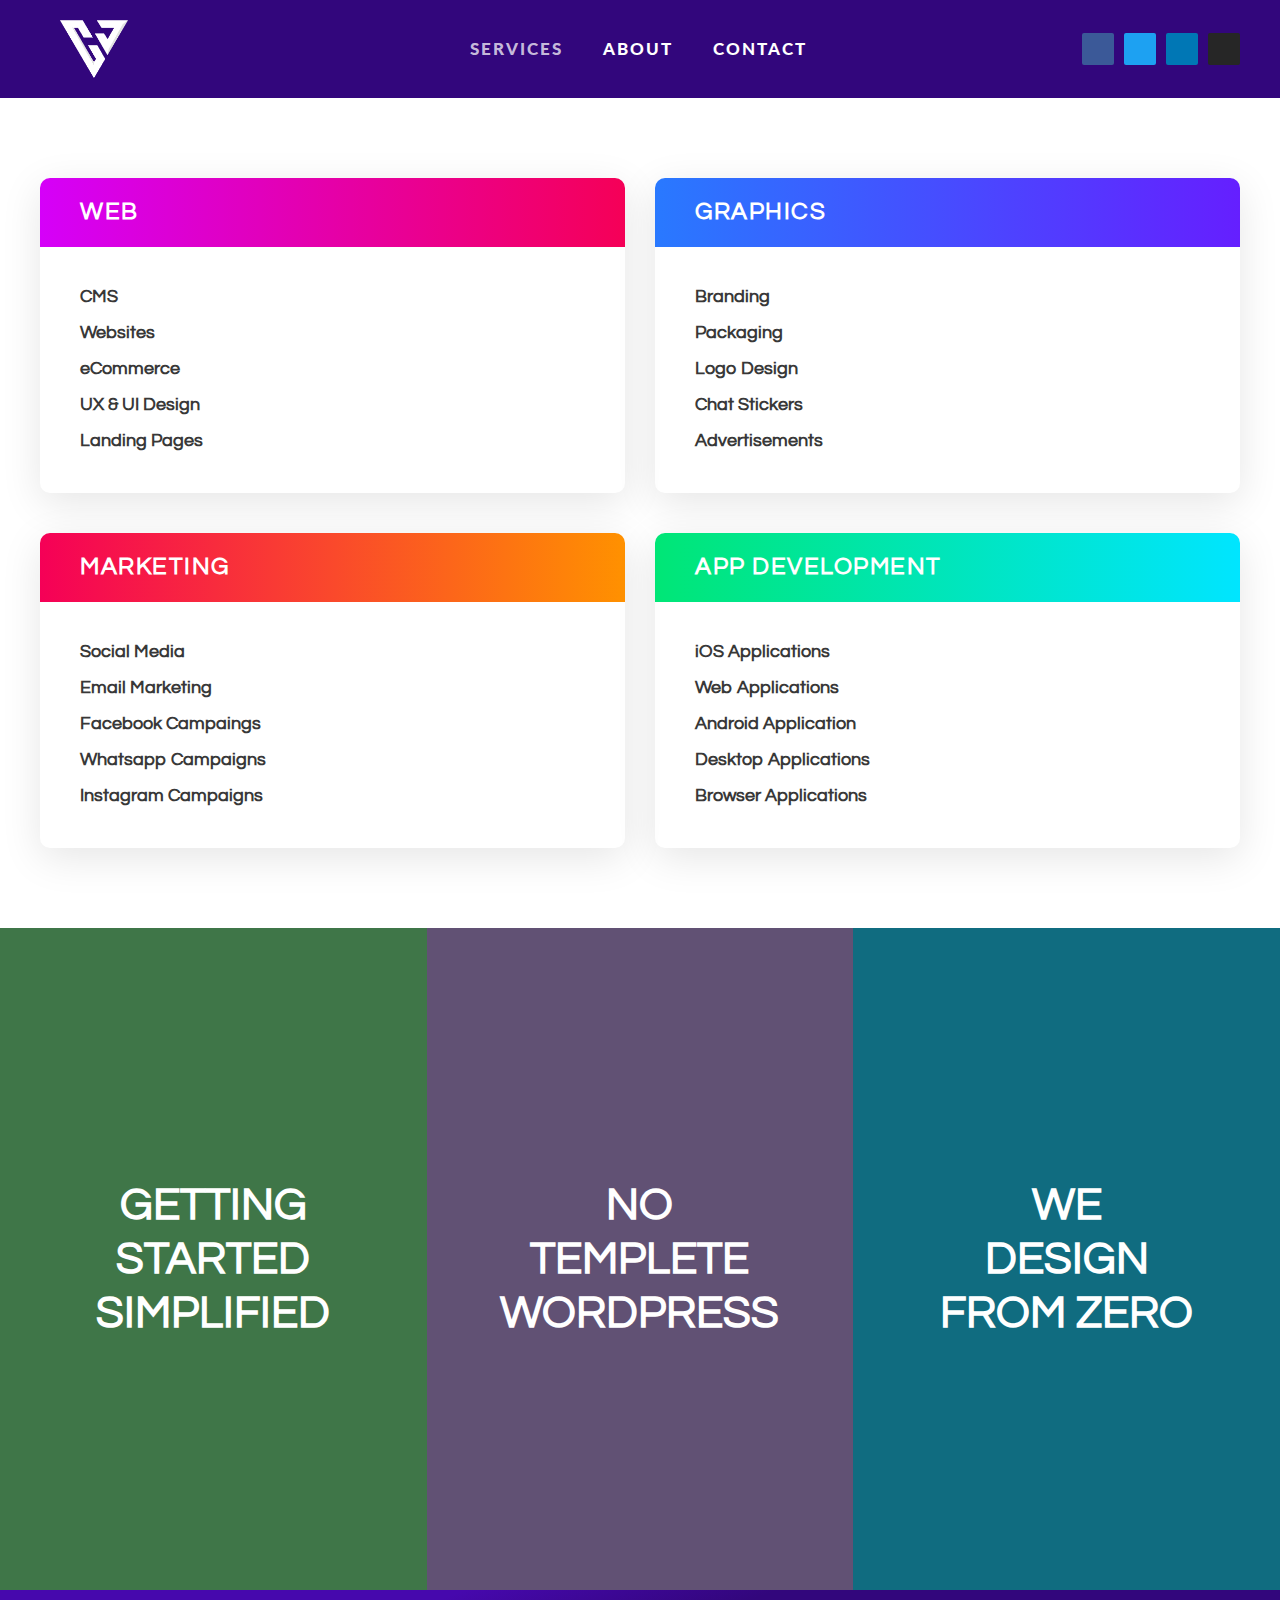
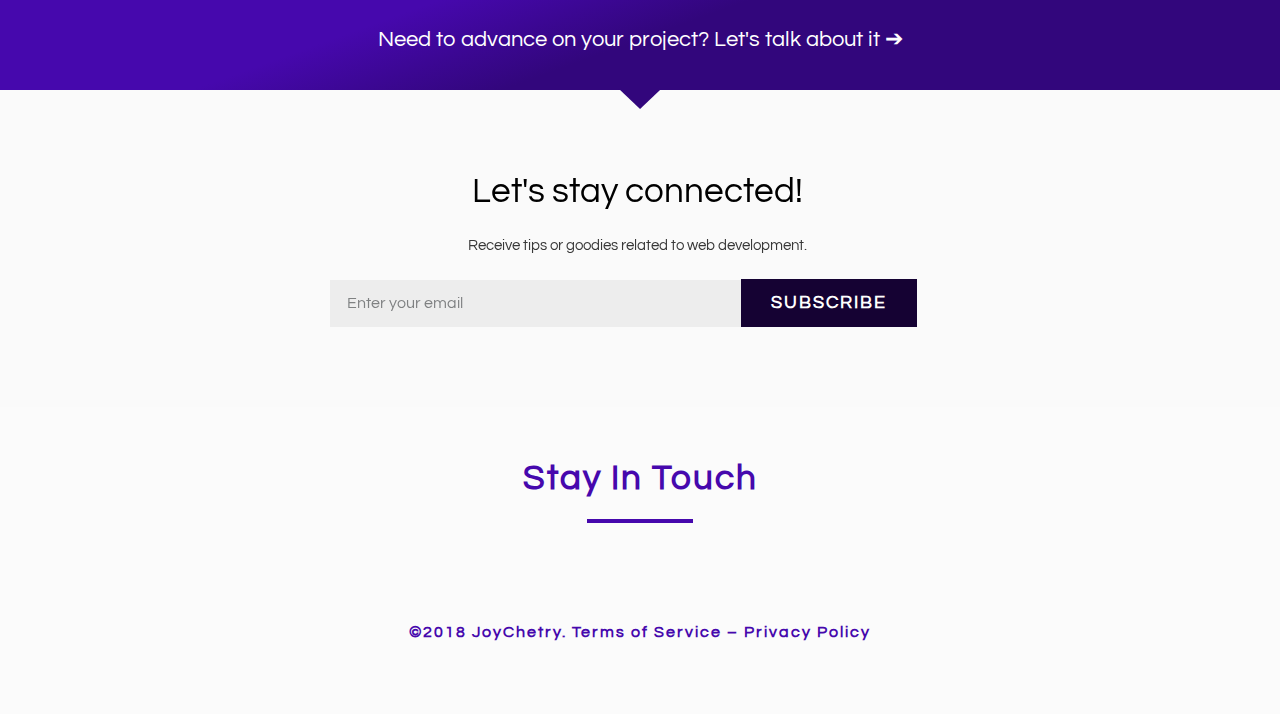
<file: services/index.html>
<!DOCTYPE html>
<html lang="en-US">
<head>
<meta charset="UTF-8">
<meta name="viewport" content="width=device-width, initial-scale=1">


<title>Services - Joy Chetry</title>


<meta name="robots" content="noindex, nofollow">
<meta property="og:locale" content="en_US">
<meta property="og:type" content="article">
<meta property="og:title" content="Services - Joy Chetry">
<meta property="og:description" content="Web CMS Websites eCommerce UX & UI Design Landing Pages Graphics Branding Packaging Logo Design Chat Stickers Advertisements Marketing Social Media Email Marketing Facebook Campaings Whatsapp Campaigns Instagram Campaigns App Development iOS Applications Web Applications Android Application Desktop Applications Browser Applications GETTINGSTARTEDSIMPLIFIED NoTempleteWordPress WeDesignfrom zero Need to advance on your project? Let’s talk about it …  Services Read More »">
<meta property="og:url" content="https://joychetry.github.io/v1/services/">
<meta property="og:site_name" content="Joy Chetry">
<meta name="twitter:card" content="summary_large_image">
<meta name="twitter:description" content="Web CMS Websites eCommerce UX & UI Design Landing Pages Graphics Branding Packaging Logo Design Chat Stickers Advertisements Marketing Social Media Email Marketing Facebook Campaings Whatsapp Campaigns Instagram Campaigns App Development iOS Applications Web Applications Android Application Desktop Applications Browser Applications GETTINGSTARTEDSIMPLIFIED NoTempleteWordPress WeDesignfrom zero Need to advance on your project? Let’s talk about it … Services Read More »">
<meta name="twitter:title" content="Services - Joy Chetry">
<script type="application/ld+json" class="yoast-schema-graph yoast-schema-graph--main">{"@context":"https://schema.org","@graph":[{"@type":"WebSite","@id":"https://joychetry.github.io/v1/#website","url":"https://joychetry.github.io/v1/","name":"Joy Chetry","publisher":{"@id":"https://joychetry.github.io/v1/#person"},"potentialAction":{"@type":"SearchAction","target":"https://joychetry.github.io/v1/?s={search_term_string}","query-input":"required name=search_term_string"}},{"@type":"WebPage","@id":"https://joychetry.github.io/v1/services/#webpage","url":"https://joychetry.github.io/v1/services/","inLanguage":"en-US","name":"Services - Joy Chetry","isPartOf":{"@id":"https://joychetry.github.io/v1/#website"},"datePublished":"2018-06-12T05:47:45+05:30","dateModified":"2019-04-06T14:08:06+05:30","breadcrumb":{"@id":"https://joychetry.github.io/v1/services/#breadcrumb"}},{"@type":"BreadcrumbList","@id":"https://joychetry.github.io/v1/services/#breadcrumb","itemListElement":[{"@type":"ListItem","position":1,"item":{"@type":"WebPage","@id":"https://joychetry.github.io/v1/","url":"https://joychetry.github.io/v1/","name":"Home"}},{"@type":"ListItem","position":2,"item":{"@type":"WebPage","@id":"https://joychetry.github.io/v1/services/","url":"https://joychetry.github.io/v1/services/","name":"Services"}}]}]}</script>


<link rel="dns-prefetch" href="//fonts.googleapis.com">
<link rel="dns-prefetch" href="//s.w.org">


<link rel="stylesheet" id="astra-theme-css-css" href="https://joychetry.github.io/v1/wp-content/themes/astra/assets/css/minified/style.min.css" type="text/css" media="all">
<style id="astra-theme-css-inline-css" type="text/css">
html{font-size:112.5%;}a,.page-title{color:#4608ad;}a:hover,a:focus{color:#150233;}body,button,input,select,textarea{font-family:'Questrial',sans-serif;font-weight:400;font-size:18px;font-size:1rem;line-height:1.7;}blockquote{color:#000000;}h1,.entry-content h1,.entry-content h1 a,h2,.entry-content h2,.entry-content h2 a,h3,.entry-content h3,.entry-content h3 a,h4,.entry-content h4,.entry-content h4 a,h5,.entry-content h5,.entry-content h5 a,h6,.entry-content h6,.entry-content h6 a,.site-title,.site-title a{font-family:'Questrial',sans-serif;font-weight:400;}.site-title{font-size:1.7em;}header .site-logo-img .custom-logo-link img{max-width:200px;}.astra-logo-svg{width:200px;}.ast-archive-description .ast-archive-title{font-size:1.7em;}.site-header .site-description{font-size:15px;font-size:0.83333333333333rem;}.entry-title{font-size:2.8em;}.comment-reply-title{font-size:29px;font-size:1.6111111111111rem;}.ast-comment-list #cancel-comment-reply-link{font-size:18px;font-size:1rem;}h1,.entry-content h1,.entry-content h1 a{font-size:35px;font-size:1.9444444444444rem;}h2,.entry-content h2,.entry-content h2 a{font-size:30px;font-size:1.6666666666667rem;}h3,.entry-content h3,.entry-content h3 a{font-size:28px;font-size:1.5555555555556rem;}h4,.entry-content h4,.entry-content h4 a{font-size:26px;font-size:1.4444444444444rem;}h5,.entry-content h5,.entry-content h5 a{font-size:24px;font-size:1.3333333333333rem;}h6,.entry-content h6,.entry-content h6 a{font-size:20px;font-size:1.1111111111111rem;}.ast-single-post .entry-title,.page-title{font-size:3.4em;}#secondary,#secondary button,#secondary input,#secondary select,#secondary textarea{font-size:18px;font-size:1rem;}::selection{color:transparent;}body,h1,.entry-title a,.entry-content h1,.entry-content h1 a,h2,.entry-content h2,.entry-content h2 a,h3,.entry-content h3,.entry-content h3 a,h4,.entry-content h4,.entry-content h4 a,h5,.entry-content h5,.entry-content h5 a,h6,.entry-content h6,.entry-content h6 a{color:#383838;}.tagcloud a:hover,.tagcloud a:focus,.tagcloud a.current-item{color:#ffffff;border-color:#4608ad;background-color:#4608ad;}.main-header-menu a,.ast-header-custom-item a{color:#383838;}.main-header-menu li:hover > a,.main-header-menu li:hover > .ast-menu-toggle,.main-header-menu .ast-masthead-custom-menu-items a:hover,.main-header-menu li.focus > a,.main-header-menu li.focus > .ast-menu-toggle,.main-header-menu .current-menu-item > a,.main-header-menu .current-menu-ancestor > a,.main-header-menu .current_page_item > a,.main-header-menu .current-menu-item > .ast-menu-toggle,.main-header-menu .current-menu-ancestor > .ast-menu-toggle,.main-header-menu .current_page_item > .ast-menu-toggle{color:#4608ad;}input:focus,input[type="text"]:focus,input[type="email"]:focus,input[type="url"]:focus,input[type="password"]:focus,input[type="reset"]:focus,input[type="search"]:focus,textarea:focus{border-color:#4608ad;}input[type="radio"]:checked,input[type=reset],input[type="checkbox"]:checked,input[type="checkbox"]:hover:checked,input[type="checkbox"]:focus:checked,input[type=range]::-webkit-slider-thumb{border-color:#4608ad;background-color:#4608ad;box-shadow:none;}.site-footer a:hover + .post-count,.site-footer a:focus + .post-count{background:#4608ad;border-color:#4608ad;}.footer-adv .footer-adv-overlay{border-top-style:solid;border-top-color:#7a7a7a;}.ast-comment-meta{line-height:1.666666667;font-size:15px;font-size:0.83333333333333rem;}.single .nav-links .nav-previous,.single .nav-links .nav-next,.single .ast-author-details .author-title,.ast-comment-meta{color:#4608ad;}.menu-toggle,button,.ast-button,.button,input#submit,input[type="button"],input[type="submit"],input[type="reset"]{border-radius:35px;padding:10px 40px;color:#ffffff;border-color:#ee4a03;background-color:#ee4a03;}button:focus,.menu-toggle:hover,button:hover,.ast-button:hover,.button:hover,input[type=reset]:hover,input[type=reset]:focus,input#submit:hover,input#submit:focus,input[type="button"]:hover,input[type="button"]:focus,input[type="submit"]:hover,input[type="submit"]:focus{color:#ffffff;border-color:#d64f02;background-color:#d64f02;}.entry-meta,.entry-meta *{line-height:1.45;color:#4608ad;}.entry-meta a:hover,.entry-meta a:hover *,.entry-meta a:focus,.entry-meta a:focus *{color:#150233;}.ast-404-layout-1 .ast-404-text{font-size:200px;font-size:11.111111111111rem;}.widget-title{font-size:25px;font-size:1.3888888888889rem;color:#383838;}#cat option,.secondary .calendar_wrap thead a,.secondary .calendar_wrap thead a:visited{color:#4608ad;}.secondary .calendar_wrap #today,.ast-progress-val span{background:#4608ad;}.secondary a:hover + .post-count,.secondary a:focus + .post-count{background:#4608ad;border-color:#4608ad;}.calendar_wrap #today > a{color:#ffffff;}.ast-pagination a,.page-links .page-link,.single .post-navigation a{color:#4608ad;}.ast-pagination a:hover,.ast-pagination a:focus,.ast-pagination > span:hover:not(.dots),.ast-pagination > span.current,.page-links > .page-link,.page-links .page-link:hover,.post-navigation a:hover{color:#150233;}.ast-header-break-point .ast-mobile-menu-buttons-minimal.menu-toggle{background:transparent;color:#ee4a03;}.ast-header-break-point .ast-mobile-menu-buttons-outline.menu-toggle{background:transparent;border:1px solid #ee4a03;color:#ee4a03;}.ast-header-break-point .ast-mobile-menu-buttons-fill.menu-toggle{background:#ee4a03;color:#ffffff;}@media (min-width:545px){.ast-page-builder-template .comments-area,.single.ast-page-builder-template .entry-header,.single.ast-page-builder-template .post-navigation{max-width:1240px;margin-left:auto;margin-right:auto;}}body,.ast-separate-container{background-color:#f4f4f7;}@media (max-width:768px){.comment-reply-title{font-size:28px;font-size:1.6470588235294rem;}.ast-comment-meta{font-size:14px;font-size:0.82352941176471rem;}.widget-title{font-size:24px;font-size:1.4117647058824rem;}body,button,input,select,textarea{font-size:17px;font-size:0.94444444444444rem;}.ast-comment-list #cancel-comment-reply-link{font-size:17px;font-size:0.94444444444444rem;}#secondary,#secondary button,#secondary input,#secondary select,#secondary textarea{font-size:17px;font-size:0.94444444444444rem;}.site-title{font-size:1.6em;}.ast-archive-description .ast-archive-title{font-size:1.6em;}.entry-title{font-size:2.3em;}h1,.entry-content h1,.entry-content h1 a{font-size:2.6em;}h2,.entry-content h2,.entry-content h2 a{font-size:2.3em;}h3,.entry-content h3,.entry-content h3 a{font-size:2em;}h4,.entry-content h4,.entry-content h4 a{font-size:1.6em;}h5,.entry-content h5,.entry-content h5 a{font-size:1.3em;}h6,.entry-content h6,.entry-content h6 a{font-size:1.1em;}.ast-single-post .entry-title,.page-title{font-size:2.6em;}}@media (max-width:544px){.comment-reply-title{font-size:26px;font-size:1.625rem;}.ast-comment-meta{font-size:13px;font-size:0.8125rem;}.widget-title{font-size:22px;font-size:1.375rem;}body,button,input,select,textarea{font-size:16px;font-size:0.88888888888889rem;}.ast-comment-list #cancel-comment-reply-link{font-size:16px;font-size:0.88888888888889rem;}#secondary,#secondary button,#secondary input,#secondary select,#secondary textarea{font-size:16px;font-size:0.88888888888889rem;}.site-title{font-size:1.5em;}.ast-archive-description .ast-archive-title{font-size:1.5em;}.entry-title{font-size:2em;}h1,.entry-content h1,.entry-content h1 a{font-size:2.3em;}h2,.entry-content h2,.entry-content h2 a{font-size:2em;}h3,.entry-content h3,.entry-content h3 a{font-size:1.8em;}h4,.entry-content h4,.entry-content h4 a{font-size:1.5em;}h5,.entry-content h5,.entry-content h5 a{font-size:1.2em;}h6,.entry-content h6,.entry-content h6 a{font-size:1.1em;}.ast-single-post .entry-title,.page-title{font-size:2.3em;}}@media (max-width:544px){html{font-size:112.5%;}}@media (min-width:769px){.ast-container{max-width:1240px;}}@font-face {font-family: "Astra";src: url( https://joychetry.github.io/v1/wp-content/themes/astra/assets/fonts/astra.woff) format("woff"),url( https://joychetry.github.io/v1/wp-content/themes/astra/assets/fonts/astra.ttf) format("truetype"),url( https://joychetry.github.io/v1/wp-content/themes/astra/assets/fonts/astra.svg#astra) format("svg");font-weight: normal;font-style: normal;font-display: fallback;}@media (max-width:921px) {.main-header-bar .main-header-bar-navigation{display:none;}}.ast-desktop .main-header-menu.submenu-with-border .sub-menu,.ast-desktop .main-header-menu.submenu-with-border .children,.ast-desktop .main-header-menu.submenu-with-border .astra-full-megamenu-wrapper{border-color:#eaeaea;}.ast-desktop .main-header-menu.submenu-with-border .sub-menu,.ast-desktop .main-header-menu.submenu-with-border .children{border-top-width:0px;border-right-width:0px;border-left-width:0px;border-bottom-width:0px;border-style:solid;}.ast-desktop .main-header-menu.submenu-with-border .sub-menu .sub-menu,.ast-desktop .main-header-menu.submenu-with-border .children .children{top:-0px;}.ast-desktop .main-header-menu.submenu-with-border .sub-menu a,.ast-desktop .main-header-menu.submenu-with-border .children a{border-bottom-width:0px;border-style:solid;border-color:#eaeaea;}@media (min-width:769px){.main-header-menu .sub-menu li.ast-left-align-sub-menu:hover > ul,.main-header-menu .sub-menu li.ast-left-align-sub-menu.focus > ul{margin-left:-0px;}}@media (max-width:920px){.ast-404-layout-1 .ast-404-text{font-size:100px;font-size:5.5555555555556rem;}}
.ast-header-break-point .site-header{border-bottom-width:0;}@media (min-width:769px){.main-header-bar{border-bottom-width:0;}}.ast-flex{-webkit-align-content:center;-ms-flex-line-pack:center;align-content:center;-webkit-box-align:center;-webkit-align-items:center;-moz-box-align:center;-ms-flex-align:center;align-items:center;}.main-header-bar{padding:1em 0;}.ast-site-identity{padding:0;}
@media (min-width:769px){.ast-theme-transparent-header #masthead{position:absolute;left:0;right:0;}.ast-theme-transparent-header .main-header-bar, .ast-theme-transparent-header.ast-header-break-point .main-header-bar{background:none;}body.elementor-editor-active.ast-theme-transparent-header #masthead, .fl-builder-edit .ast-theme-transparent-header #masthead, body.vc_editor.ast-theme-transparent-header #masthead{z-index:0;}.ast-header-break-point.ast-replace-site-logo-transparent.ast-theme-transparent-header .custom-mobile-logo-link{display:none;}.ast-header-break-point.ast-replace-site-logo-transparent.ast-theme-transparent-header .transparent-custom-logo{display:inline-block;}.ast-theme-transparent-header .ast-above-header{background-image:none;background-color:transparent;}.ast-theme-transparent-header .ast-below-header{background-image:none;background-color:transparent;}}@media (max-width:768px){.ast-theme-transparent-header #masthead{position:absolute;left:0;right:0;}.ast-theme-transparent-header .main-header-bar, .ast-theme-transparent-header.ast-header-break-point .main-header-bar{background:none;}body.elementor-editor-active.ast-theme-transparent-header #masthead, .fl-builder-edit .ast-theme-transparent-header #masthead, body.vc_editor.ast-theme-transparent-header #masthead{z-index:0;}.ast-header-break-point.ast-replace-site-logo-transparent.ast-theme-transparent-header .custom-mobile-logo-link{display:none;}.ast-header-break-point.ast-replace-site-logo-transparent.ast-theme-transparent-header .transparent-custom-logo{display:inline-block;}.ast-theme-transparent-header .ast-above-header{background-image:none;background-color:transparent;}.ast-theme-transparent-header .ast-below-header{background-image:none;background-color:transparent;}}.ast-theme-transparent-header .main-header-bar, .ast-theme-transparent-header .site-header{border-bottom-width:0;}
.ast-breadcrumbs .trail-browse, .ast-breadcrumbs .trail-items, .ast-breadcrumbs .trail-items li{display:inline-block;margin:0;padding:0;border:none;background:inherit;text-indent:0;}.ast-breadcrumbs .trail-browse{font-size:inherit;font-style:inherit;font-weight:inherit;color:inherit;}.ast-breadcrumbs .trail-items{list-style:none;}.trail-items li::after{padding:0 0.3em;content:"»";}.trail-items li:last-of-type::after{display:none;}
</style>
<link rel="stylesheet" id="astra-google-fonts-css" href="//fonts.googleapis.com/css?family=Questrial%3A400&display=fallback&ver=1.8.7" type="text/css" media="all">
<link rel="stylesheet" id="wp-block-library-css" href="https://joychetry.github.io/v1/wp-includes/css/dist/block-library/style.min.css" type="text/css" media="all">
<link rel="stylesheet" id="eae-css-css" href="https://joychetry.github.io/v1/wp-content/plugins/addon-elements-for-elementor-page-builder/assets/css/eae.min.css" type="text/css" media="all">
<link rel="stylesheet" id="vegas-css-css" href="https://joychetry.github.io/v1/wp-content/plugins/addon-elements-for-elementor-page-builder/assets/lib/vegas/vegas.min.css" type="text/css" media="all">
<link rel="stylesheet" id="astra-addon-css-0-css" href="https://joychetry.github.io/v1/wp-content/plugins/astra-addon/addons/header-sections/assets/css/minified/style.min.css" type="text/css" media="all">
<link rel="stylesheet" id="astra-addon-css-1-css" href="https://joychetry.github.io/v1/wp-content/plugins/astra-addon/addons/scroll-to-top/assets/css/minified/style.min.css" type="text/css" media="all">
<link rel="stylesheet" id="astra-addon-css-css" href="https://joychetry.github.io/v1/wp-content/plugins/astra-addon/addons/advanced-search/assets/css/minified/style.min.css" type="text/css" media="all">
<style id="astra-addon-css-inline-css" type="text/css">
.ast-separate-container .blog-layout-1, .ast-separate-container .blog-layout-2, .ast-separate-container .blog-layout-3{background-color:transparent;background-image:none;}.ast-separate-container .ast-article-post{background-color:#ffffff;}.ast-separate-container .ast-article-single, .ast-separate-container .comment-respond,.ast-separate-container .ast-comment-list li, .ast-separate-container .ast-woocommerce-container, .ast-separate-container .error-404, .ast-separate-container .no-results, .single.ast-separate-container .ast-author-meta, .ast-separate-container .related-posts-title-wrapper, .ast-separate-container.ast-two-container #secondary .widget,.ast-separate-container .comments-count-wrapper, .ast-box-layout.ast-plain-container .site-content,.ast-padded-layout.ast-plain-container .site-content{background-color:#ffffff;}#ast-scroll-top{color:#ffffff;background-color:rgba(31,38,46,0.8);font-size:15px;font-size:0.83333333333333rem;border-radius:0;}.site-title, .site-title a{font-family:'Questrial', sans-serif;text-transform:inherit;}.secondary .widget-title{font-family:'Questrial', sans-serif;text-transform:inherit;}.secondary .widget > *:not(.widget-title){font-family:'Questrial', sans-serif;}.ast-single-post .entry-title, .page-title{font-family:'Questrial', sans-serif;line-height:1;text-transform:inherit;}.ast-archive-description .ast-archive-title{font-family:'Questrial', sans-serif;text-transform:inherit;}.blog .entry-title, .blog .entry-title a, .archive .entry-title, .archive .entry-title a, .search .entry-title, .search .entry-title a {font-family:'Questrial', sans-serif;text-transform:inherit;}h1, .entry-content h1, .entry-content h1 a{font-family:'Questrial', sans-serif;text-transform:inherit;}h2, .entry-content h2, .entry-content h2 a{font-family:'Questrial', sans-serif;line-height:1;text-transform:inherit;}h3, .entry-content h3, .entry-content h3 a{font-family:'Questrial', sans-serif;text-transform:inherit;}h4, .entry-content h4, .entry-content h4 a{font-family:'Questrial', sans-serif;text-transform:inherit;}h5, .entry-content h5, .entry-content h5 a{font-family:'Questrial', sans-serif;text-transform:inherit;}h6, .entry-content h6, .entry-content h6 a{font-family:'Questrial', sans-serif;text-transform:inherit;}
</style>
<link rel="stylesheet" id="elementor-icons-css" href="https://joychetry.github.io/v1/wp-content/plugins/elementor/assets/lib/eicons/css/elementor-icons.min.css" type="text/css" media="all">
<link rel="stylesheet" id="font-awesome-css" href="https://joychetry.github.io/v1/wp-content/plugins/elementor/assets/lib/font-awesome/css/font-awesome.min.css" type="text/css" media="all">
<link rel="stylesheet" id="elementor-animations-css" href="https://joychetry.github.io/v1/wp-content/plugins/elementor/assets/lib/animations/animations.min.css" type="text/css" media="all">
<link rel="stylesheet" id="elementor-frontend-css" href="https://joychetry.github.io/v1/wp-content/uploads/elementor/css/custom-frontend.min.css" type="text/css" media="all">
<link rel="stylesheet" id="elementor-pro-css" href="https://joychetry.github.io/v1/wp-content/uploads/elementor/css/custom-pro-frontend.min.css" type="text/css" media="all">
<link rel="stylesheet" id="elementor-global-css" href="https://joychetry.github.io/v1/wp-content/uploads/elementor/css/global.css" type="text/css" media="all">
<link rel="stylesheet" id="elementor-post-7009-css" href="https://joychetry.github.io/v1/wp-content/uploads/elementor/css/post-7009.css" type="text/css" media="all">
<link rel="stylesheet" id="elementor-post-7254-css" href="https://joychetry.github.io/v1/wp-content/uploads/elementor/css/post-7254.css" type="text/css" media="all">
<link rel="stylesheet" id="elementor-post-7251-css" href="https://joychetry.github.io/v1/wp-content/uploads/elementor/css/post-7251.css" type="text/css" media="all">
<link rel="stylesheet" id="elementor-post-7968-css" href="https://joychetry.github.io/v1/wp-content/uploads/elementor/css/post-7968.css" type="text/css" media="all">
<link rel="stylesheet" id="google-fonts-1-css" href="https://fonts.googleapis.com/css?family=Questrial%3A100%2C100italic%2C200%2C200italic%2C300%2C300italic%2C400%2C400italic%2C500%2C500italic%2C600%2C600italic%2C700%2C700italic%2C800%2C800italic%2C900%2C900italic%7CLato%3A100%2C100italic%2C200%2C200italic%2C300%2C300italic%2C400%2C400italic%2C500%2C500italic%2C600%2C600italic%2C700%2C700italic%2C800%2C800italic%2C900%2C900italic%7CLibre+Franklin%3A100%2C100italic%2C200%2C200italic%2C300%2C300italic%2C400%2C400italic%2C500%2C500italic%2C600%2C600italic%2C700%2C700italic%2C800%2C800italic%2C900%2C900italic&ver=5.4.2" type="text/css" media="all">

<script type="text/javascript" src="https://joychetry.github.io/v1/wp-includes/js/jquery/jquery.js"></script>
<script type="text/javascript" src="https://joychetry.github.io/v1/wp-includes/js/jquery/jquery-migrate.min.js"></script>






<meta name="theme-color" content="#32067c"> <meta name="msapplication-navbutton-color" content="#32067c"> <meta name="apple-mobile-web-app-status-bar-style" content="#32067c">
<meta name="google-site-verification" content="XaMrYmKrW7_i0jHrXvNs0oP18r2uFb_sChZr8AeGPbE"><style type="text/css">.recentcomments a{display:inline !important;padding:0 !important;margin:0 !important;}</style><link rel="icon" href="https://joychetry.github.io/v1/wp-content/uploads/cropped-Joy-favicon-32x32.png" sizes="32x32">
<link rel="icon" href="https://joychetry.github.io/v1/wp-content/uploads/cropped-Joy-favicon-192x192.png" sizes="192x192">
<link rel="apple-touch-icon" href="https://joychetry.github.io/v1/wp-content/uploads/cropped-Joy-favicon-180x180.png">
<meta name="msapplication-TileImage" content="https://joychetry.github.io/v1/wp-content/uploads/cropped-Joy-favicon-270x270.png">
		<style type="text/css" id="wp-custom-css">
			/*
You can add your own CSS here.

Click the help icon above to learn more.
*/

.ast-page-builder-template .post-navigation {display: none;}

h1 {line-height:1.2 !important;}
h2 {line-height:1.2 !important;}
h3 {line-height:1.3 !important;}
h4 {line-height:1.4 !important;}
h5 {line-height:1.5 !important;}
h6 {line-height:1.6 !important;}

body {font-size: 100%}
		</style>
		</head>

<body itemtype="https://schema.org/WebPage" itemscope="itemscope" class="page-template page-template-elementor_header_footer page page-id-7009 wp-custom-logo ast-desktop ast-page-builder-template ast-no-sidebar astra-1.8.7 ast-header-custom-item-inside ast-single-post ast-inherit-site-logo-transparent elementor-page-7968 elementor-default elementor-template-full-width elementor-page elementor-page-7009 astra-addon-1.8.2">

<div id="page" class="hfeed site">
	<a class="skip-link screen-reader-text" href="#content">Skip to content</a>

	
			<div data-elementor-type="header" data-elementor-id="7254" class="elementor elementor-7254 elementor-location-header" data-elementor-settings="[]">
			<div class="elementor-inner">
				<div class="elementor-section-wrap">
							<section class="has_eae_slider elementor-element elementor-element-3f92052b elementor-section-stretched elementor-section-content-middle elementor-section-boxed elementor-section-height-default elementor-section-height-default elementor-section elementor-top-section" data-id="3f92052b" data-element_type="section" id="lpnavmenu" data-settings='{"background_background":"classic","sticky":"top","sticky_on":[],"stretch_section":"section-stretched","sticky_offset":0,"sticky_effects_offset":0}'>
						<div class="elementor-container elementor-column-gap-no">
				<div class="elementor-row">
				<div class="has_eae_slider elementor-element elementor-element-35e3e23c elementor-column elementor-col-100 elementor-top-column" data-id="35e3e23c" data-element_type="column">
			<div class="elementor-column-wrap  elementor-element-populated">
					<div class="elementor-widget-wrap">
				<div class="elementor-element elementor-element-69f08e7 elementor-widget elementor-widget-theme-site-logo elementor-widget-image" data-id="69f08e7" data-element_type="widget" data-widget_type="theme-site-logo.default">
				<div class="elementor-widget-container">
					<div class="elementor-image">
											<a href="https://joychetry.github.io/v1" data-elementor-open-lightbox="">
							<img width="265" height="228" src="https://joychetry.github.io/v1/wp-content/uploads/Chetry-Joy-white-200x172.png" class="attachment-full size-full" alt="" srcset="https://joychetry.github.io/v1/wp-content/uploads/Chetry-Joy-white.png 265w,https://joychetry.github.io/v1/wp-content/uploads/Chetry-Joy-white-200x172.png 200w" sizes="(max-width: 265px) 100vw, 265px">								</a>
											</div>
				</div>
				</div>
						</div>
			</div>
		</div>
				<div class="has_eae_slider elementor-element elementor-element-5ab60d6a elementor-column elementor-col-100 elementor-top-column" data-id="5ab60d6a" data-element_type="column">
			<div class="elementor-column-wrap  elementor-element-populated">
					<div class="elementor-widget-wrap">
				<div class="elementor-element elementor-element-2bb0ba2b elementor-nav-menu__align-center elementor-nav-menu--stretch elementor-nav-menu--indicator-chevron elementor-nav-menu--dropdown-tablet elementor-nav-menu__text-align-aside elementor-nav-menu--toggle elementor-nav-menu--burger elementor-widget elementor-widget-nav-menu" data-id="2bb0ba2b" data-element_type="widget" data-settings='{"full_width":"stretch","layout":"horizontal","toggle":"burger"}' data-widget_type="nav-menu.default">
				<div class="elementor-widget-container">
						<nav class="elementor-nav-menu--main elementor-nav-menu__container elementor-nav-menu--layout-horizontal e--pointer-underline e--animation-fade"><ul id="menu-1-2bb0ba2b" class="elementor-nav-menu"><li class="menu-item menu-item-type-post_type menu-item-object-page current-menu-item page_item page-item-7009 current_page_item menu-item-7024"><a href="https://joychetry.github.io/v1/services/" aria-current="page" class="elementor-item elementor-item-active">Services</a></li>
<li class="menu-item menu-item-type-post_type menu-item-object-page menu-item-8214"><a href="https://joychetry.github.io/v1/about/" class="elementor-item">About</a></li>
<li class="menu-item menu-item-type-post_type menu-item-object-page menu-item-7013"><a href="https://joychetry.github.io/v1/contact/" class="elementor-item">Contact</a></li>
</ul></nav>
					<div class="elementor-menu-toggle">
			<i class="eicon" aria-hidden="true"></i>
			<span class="elementor-screen-only">Menu</span>
		</div>
		<nav class="elementor-nav-menu--dropdown elementor-nav-menu__container"><ul id="menu-2-2bb0ba2b" class="elementor-nav-menu"><li class="menu-item menu-item-type-post_type menu-item-object-page current-menu-item page_item page-item-7009 current_page_item menu-item-7024"><a href="https://joychetry.github.io/v1/services/" aria-current="page" class="elementor-item elementor-item-active">Services</a></li>
<li class="menu-item menu-item-type-post_type menu-item-object-page menu-item-8214"><a href="https://joychetry.github.io/v1/about/" class="elementor-item">About</a></li>
<li class="menu-item menu-item-type-post_type menu-item-object-page menu-item-7013"><a href="https://joychetry.github.io/v1/contact/" class="elementor-item">Contact</a></li>
</ul></nav>
				</div>
				</div>
						</div>
			</div>
		</div>
				<div class="has_eae_slider elementor-element elementor-element-1fb371a6 elementor-column elementor-col-100 elementor-top-column" data-id="1fb371a6" data-element_type="column">
			<div class="elementor-column-wrap  elementor-element-populated">
					<div class="elementor-widget-wrap">
				<div class="elementor-element elementor-element-2628ba1 elementor-shape-square elementor-hidden-phone elementor-hidden-tablet elementor-widget elementor-widget-social-icons" data-id="2628ba1" data-element_type="widget" data-widget_type="social-icons.default">
				<div class="elementor-widget-container">
					<div class="elementor-social-icons-wrapper">
							<a class="elementor-icon elementor-social-icon elementor-social-icon-facebook" href="https://www.facebook.com/chetryjoy" target="_blank">
					<span class="elementor-screen-only">Facebook</span>
					<i class="fa fa-facebook"></i>
				</a>
							<a class="elementor-icon elementor-social-icon elementor-social-icon-twitter" href="https://twitter.com/joychetri" target="_blank">
					<span class="elementor-screen-only">Twitter</span>
					<i class="fa fa-twitter"></i>
				</a>
							<a class="elementor-icon elementor-social-icon elementor-social-icon-linkedin" href="https://www.linkedin.com/in/joychetry" target="_blank">
					<span class="elementor-screen-only">Linkedin</span>
					<i class="fa fa-linkedin"></i>
				</a>
							<a class="elementor-icon elementor-social-icon elementor-social-icon-instagram" href="https://instagram.com/joychetry" target="_blank">
					<span class="elementor-screen-only">Instagram</span>
					<i class="fa fa-instagram"></i>
				</a>
					</div>
				</div>
				</div>
						</div>
			</div>
		</div>
						</div>
			</div>
		</section>
						</div>
			</div>
		</div>
		
	
	
	<div id="content" class="site-content">

		<div class="ast-container">

				<div data-elementor-type="post" data-elementor-id="7009" class="elementor elementor-7009 elementor-bc-flex-widget" data-elementor-settings="[]">
			<div class="elementor-inner">
				<div class="elementor-section-wrap">
							<section class="has_eae_slider elementor-element elementor-element-61d1f53 elementor-section-boxed elementor-section-height-default elementor-section-height-default elementor-section elementor-top-section" data-id="61d1f53" data-element_type="section" data-settings='{"background_background":"classic"}'>
						<div class="elementor-container elementor-column-gap-default">
				<div class="elementor-row">
				<div class="has_eae_slider elementor-element elementor-element-3c0c332 elementor-column elementor-col-50 elementor-top-column" data-id="3c0c332" data-element_type="column">
			<div class="elementor-column-wrap  elementor-element-populated">
							<div class="elementor-background-overlay"></div>
					<div class="elementor-widget-wrap">
				<div class="elementor-element elementor-element-7c792bf elementor-widget elementor-widget-heading" data-id="7c792bf" data-element_type="widget" data-widget_type="heading.default">
				<div class="elementor-widget-container">
			<h2 class="elementor-heading-title elementor-size-default">Web</h2>		</div>
				</div>
				<div class="elementor-element elementor-element-c2ade70 elementor-icon-list--layout-traditional elementor-widget elementor-widget-icon-list" data-id="c2ade70" data-element_type="widget" data-widget_type="icon-list.default">
				<div class="elementor-widget-container">
					<ul class="elementor-icon-list-items">
							<li class="elementor-icon-list-item">
										<span class="elementor-icon-list-text">CMS</span>
									</li>
								<li class="elementor-icon-list-item">
										<span class="elementor-icon-list-text">Websites</span>
									</li>
								<li class="elementor-icon-list-item">
										<span class="elementor-icon-list-text">eCommerce</span>
									</li>
								<li class="elementor-icon-list-item">
										<span class="elementor-icon-list-text">UX & UI Design</span>
									</li>
								<li class="elementor-icon-list-item">
										<span class="elementor-icon-list-text">Landing Pages</span>
									</li>
						</ul>
				</div>
				</div>
						</div>
			</div>
		</div>
				<div class="has_eae_slider elementor-element elementor-element-d673733 elementor-column elementor-col-50 elementor-top-column" data-id="d673733" data-element_type="column">
			<div class="elementor-column-wrap  elementor-element-populated">
							<div class="elementor-background-overlay"></div>
					<div class="elementor-widget-wrap">
				<div class="elementor-element elementor-element-7d28db8 elementor-widget elementor-widget-heading" data-id="7d28db8" data-element_type="widget" data-widget_type="heading.default">
				<div class="elementor-widget-container">
			<h2 class="elementor-heading-title elementor-size-default">Graphics</h2>		</div>
				</div>
				<div class="elementor-element elementor-element-1abc5ee elementor-icon-list--layout-traditional elementor-widget elementor-widget-icon-list" data-id="1abc5ee" data-element_type="widget" data-widget_type="icon-list.default">
				<div class="elementor-widget-container">
					<ul class="elementor-icon-list-items">
							<li class="elementor-icon-list-item">
										<span class="elementor-icon-list-text">Branding</span>
									</li>
								<li class="elementor-icon-list-item">
										<span class="elementor-icon-list-text">Packaging</span>
									</li>
								<li class="elementor-icon-list-item">
										<span class="elementor-icon-list-text">Logo Design</span>
									</li>
								<li class="elementor-icon-list-item">
										<span class="elementor-icon-list-text">Chat Stickers</span>
									</li>
								<li class="elementor-icon-list-item">
										<span class="elementor-icon-list-text">Advertisements</span>
									</li>
						</ul>
				</div>
				</div>
						</div>
			</div>
		</div>
						</div>
			</div>
		</section>
				<section class="has_eae_slider elementor-element elementor-element-3760980 elementor-section-boxed elementor-section-height-default elementor-section-height-default elementor-section elementor-top-section" data-id="3760980" data-element_type="section" data-settings='{"background_background":"classic"}'>
						<div class="elementor-container elementor-column-gap-default">
				<div class="elementor-row">
				<div class="has_eae_slider elementor-element elementor-element-5783c6d elementor-column elementor-col-50 elementor-top-column" data-id="5783c6d" data-element_type="column">
			<div class="elementor-column-wrap  elementor-element-populated">
							<div class="elementor-background-overlay"></div>
					<div class="elementor-widget-wrap">
				<div class="elementor-element elementor-element-2495d60 elementor-widget elementor-widget-heading" data-id="2495d60" data-element_type="widget" data-widget_type="heading.default">
				<div class="elementor-widget-container">
			<h2 class="elementor-heading-title elementor-size-default">Marketing</h2>		</div>
				</div>
				<div class="elementor-element elementor-element-9e8ec8d elementor-icon-list--layout-traditional elementor-widget elementor-widget-icon-list" data-id="9e8ec8d" data-element_type="widget" data-widget_type="icon-list.default">
				<div class="elementor-widget-container">
					<ul class="elementor-icon-list-items">
							<li class="elementor-icon-list-item">
										<span class="elementor-icon-list-text">Social Media</span>
									</li>
								<li class="elementor-icon-list-item">
										<span class="elementor-icon-list-text">Email Marketing</span>
									</li>
								<li class="elementor-icon-list-item">
										<span class="elementor-icon-list-text">Facebook Campaings</span>
									</li>
								<li class="elementor-icon-list-item">
										<span class="elementor-icon-list-text">Whatsapp Campaigns</span>
									</li>
								<li class="elementor-icon-list-item">
										<span class="elementor-icon-list-text">Instagram Campaigns</span>
									</li>
						</ul>
				</div>
				</div>
						</div>
			</div>
		</div>
				<div class="has_eae_slider elementor-element elementor-element-5353fac elementor-column elementor-col-50 elementor-top-column" data-id="5353fac" data-element_type="column">
			<div class="elementor-column-wrap  elementor-element-populated">
							<div class="elementor-background-overlay"></div>
					<div class="elementor-widget-wrap">
				<div class="elementor-element elementor-element-233e54e elementor-widget elementor-widget-heading" data-id="233e54e" data-element_type="widget" data-widget_type="heading.default">
				<div class="elementor-widget-container">
			<h2 class="elementor-heading-title elementor-size-default">App Development</h2>		</div>
				</div>
				<div class="elementor-element elementor-element-3ad92f2 elementor-icon-list--layout-traditional elementor-widget elementor-widget-icon-list" data-id="3ad92f2" data-element_type="widget" data-widget_type="icon-list.default">
				<div class="elementor-widget-container">
					<ul class="elementor-icon-list-items">
							<li class="elementor-icon-list-item">
										<span class="elementor-icon-list-text">iOS Applications</span>
									</li>
								<li class="elementor-icon-list-item">
										<span class="elementor-icon-list-text">Web Applications</span>
									</li>
								<li class="elementor-icon-list-item">
										<span class="elementor-icon-list-text">Android Application</span>
									</li>
								<li class="elementor-icon-list-item">
										<span class="elementor-icon-list-text">Desktop Applications</span>
									</li>
								<li class="elementor-icon-list-item">
										<span class="elementor-icon-list-text">Browser Applications</span>
									</li>
						</ul>
				</div>
				</div>
						</div>
			</div>
		</div>
						</div>
			</div>
		</section>
				<section class="has_eae_slider elementor-element elementor-element-8188acb elementor-section-stretched elementor-section-full_width elementor-section-height-default elementor-section-height-default elementor-section elementor-top-section" data-id="8188acb" data-element_type="section" data-settings='{"stretch_section":"section-stretched","background_background":"classic"}'>
						<div class="elementor-container elementor-column-gap-default">
				<div class="elementor-row">
				<div class="has_eae_slider elementor-element elementor-element-704b86a elementor-column elementor-col-33 elementor-top-column" data-id="704b86a" data-element_type="column">
			<div class="elementor-column-wrap  elementor-element-populated">
							<div class="elementor-background-overlay"></div>
					<div class="elementor-widget-wrap">
				<div class="elementor-element elementor-element-c19cae0 elementor-widget elementor-widget-spacer" data-id="c19cae0" data-element_type="widget" data-widget_type="spacer.default">
				<div class="elementor-widget-container">
					<div class="elementor-spacer">
			<div class="elementor-spacer-inner"></div>
		</div>
				</div>
				</div>
				<div class="elementor-element elementor-element-0405e2f elementor-widget elementor-widget-heading" data-id="0405e2f" data-element_type="widget" data-widget_type="heading.default">
				<div class="elementor-widget-container">
			<h2 class="elementor-heading-title elementor-size-default">GETTING<br>STARTED<br>SIMPLIFIED</h2>		</div>
				</div>
				<div class="elementor-element elementor-element-916e12f elementor-widget elementor-widget-spacer" data-id="916e12f" data-element_type="widget" data-widget_type="spacer.default">
				<div class="elementor-widget-container">
					<div class="elementor-spacer">
			<div class="elementor-spacer-inner"></div>
		</div>
				</div>
				</div>
						</div>
			</div>
		</div>
				<div class="has_eae_slider elementor-element elementor-element-b0bae77 elementor-column elementor-col-33 elementor-top-column" data-id="b0bae77" data-element_type="column">
			<div class="elementor-column-wrap  elementor-element-populated">
							<div class="elementor-background-overlay"></div>
					<div class="elementor-widget-wrap">
				<div class="elementor-element elementor-element-b50b4c2 elementor-widget elementor-widget-spacer" data-id="b50b4c2" data-element_type="widget" data-widget_type="spacer.default">
				<div class="elementor-widget-container">
					<div class="elementor-spacer">
			<div class="elementor-spacer-inner"></div>
		</div>
				</div>
				</div>
				<div class="elementor-element elementor-element-a38895b elementor-widget elementor-widget-heading" data-id="a38895b" data-element_type="widget" data-widget_type="heading.default">
				<div class="elementor-widget-container">
			<h2 class="elementor-heading-title elementor-size-default">No<br>Templete<br>WordPress</h2>		</div>
				</div>
				<div class="elementor-element elementor-element-99b653d elementor-widget elementor-widget-spacer" data-id="99b653d" data-element_type="widget" data-widget_type="spacer.default">
				<div class="elementor-widget-container">
					<div class="elementor-spacer">
			<div class="elementor-spacer-inner"></div>
		</div>
				</div>
				</div>
						</div>
			</div>
		</div>
				<div class="has_eae_slider elementor-element elementor-element-b0fb0d9 elementor-column elementor-col-33 elementor-top-column" data-id="b0fb0d9" data-element_type="column">
			<div class="elementor-column-wrap  elementor-element-populated">
							<div class="elementor-background-overlay"></div>
					<div class="elementor-widget-wrap">
				<div class="elementor-element elementor-element-73d323f elementor-widget elementor-widget-spacer" data-id="73d323f" data-element_type="widget" data-widget_type="spacer.default">
				<div class="elementor-widget-container">
					<div class="elementor-spacer">
			<div class="elementor-spacer-inner"></div>
		</div>
				</div>
				</div>
				<div class="elementor-element elementor-element-30c2a6d elementor-widget elementor-widget-heading" data-id="30c2a6d" data-element_type="widget" data-widget_type="heading.default">
				<div class="elementor-widget-container">
			<h2 class="elementor-heading-title elementor-size-default">We<br>Design<br>from zero</h2>		</div>
				</div>
				<div class="elementor-element elementor-element-488a5fb elementor-widget elementor-widget-spacer" data-id="488a5fb" data-element_type="widget" data-widget_type="spacer.default">
				<div class="elementor-widget-container">
					<div class="elementor-spacer">
			<div class="elementor-spacer-inner"></div>
		</div>
				</div>
				</div>
						</div>
			</div>
		</div>
						</div>
			</div>
		</section>
				<section class="has_eae_slider elementor-element elementor-element-5f8aa74 elementor-section-height-min-height elementor-section-boxed elementor-section-height-default elementor-section-items-middle elementor-section elementor-top-section" data-id="5f8aa74" data-element_type="section" data-settings='{"background_background":"gradient"}'>
						<div class="elementor-container elementor-column-gap-default">
				<div class="elementor-row">
				<div class="has_eae_slider elementor-element elementor-element-4911288 elementor-column elementor-col-100 elementor-top-column" data-id="4911288" data-element_type="column">
			<div class="elementor-column-wrap  elementor-element-populated">
					<div class="elementor-widget-wrap">
				<div class="elementor-element elementor-element-8dc27bc elementor-widget elementor-widget-heading" data-id="8dc27bc" data-element_type="widget" data-widget_type="heading.default">
				<div class="elementor-widget-container">
			<h2 class="elementor-heading-title elementor-size-default"><a href="https://joychetry.github.io/v1/contact/">Need to advance on your project? Let's talk about it ➔</a></h2>		</div>
				</div>
						</div>
			</div>
		</div>
						</div>
			</div>
		</section>
				<section class="has_eae_slider elementor-element elementor-element-ddd9c43 elementor-section-boxed elementor-section-height-default elementor-section-height-default elementor-section elementor-top-section" data-id="ddd9c43" data-element_type="section" data-settings='{"background_background":"classic","shape_divider_top":"arrow"}'>
					<div class="elementor-shape elementor-shape-top" data-negative="false">
			<svg xmlns="http://www.w3.org/2000/svg" viewbox="0 0 700 10" preserveaspectratio="none">
	<path class="elementor-shape-fill" d="M350,10L340,0h20L350,10z"></path>
</svg>		</div>
					<div class="elementor-container elementor-column-gap-default">
				<div class="elementor-row">
				<div class="has_eae_slider elementor-element elementor-element-d7d4c8f elementor-column elementor-col-33 elementor-top-column" data-id="d7d4c8f" data-element_type="column">
			<div class="elementor-column-wrap">
					<div class="elementor-widget-wrap">
						</div>
			</div>
		</div>
				<div class="has_eae_slider elementor-element elementor-element-3483e67 elementor-column elementor-col-33 elementor-top-column" data-id="3483e67" data-element_type="column">
			<div class="elementor-column-wrap  elementor-element-populated">
					<div class="elementor-widget-wrap">
				<div class="elementor-element elementor-element-532831d elementor-widget elementor-widget-spacer" data-id="532831d" data-element_type="widget" data-widget_type="spacer.default">
				<div class="elementor-widget-container">
					<div class="elementor-spacer">
			<div class="elementor-spacer-inner"></div>
		</div>
				</div>
				</div>
				<div class="elementor-element elementor-element-279a9bf elementor-widget elementor-widget-heading" data-id="279a9bf" data-element_type="widget" data-widget_type="heading.default">
				<div class="elementor-widget-container">
			<h2 class="elementor-heading-title elementor-size-default">Let's stay connected!</h2>		</div>
				</div>
				<div class="elementor-element elementor-element-bbff721 elementor-widget elementor-widget-text-editor" data-id="bbff721" data-element_type="widget" data-widget_type="text-editor.default">
				<div class="elementor-widget-container">
					<div class="elementor-text-editor elementor-clearfix">
Receive tips or goodies related to web development.</div>
				</div>
				</div>
				<div class="elementor-element elementor-element-1d2bf4f elementor-mobile-button-align-stretch elementor-button-align-stretch elementor-widget elementor-widget-form" data-id="1d2bf4f" data-element_type="widget" data-widget_type="form.default">
				<div class="elementor-widget-container">
					<form class="elementor-form" method="post" name="New Form">
			<input type="hidden" name="post_id" value="7009">
			<input type="hidden" name="form_id" value="1d2bf4f">

			<div class="elementor-form-fields-wrapper elementor-labels-">
								<div class="elementor-field-type-email elementor-field-group elementor-column elementor-field-group-email elementor-col-66 elementor-md-50 elementor-field-required">
					<label for="form-field-email" class="elementor-field-label elementor-screen-only">Email</label><input size="1" type="email" name="form_fields[email]" id="form-field-email" class="elementor-field elementor-size-md  elementor-field-textual" placeholder="Enter your email" required="required" aria-required="true">				</div>
								<div class="elementor-field-group elementor-column elementor-field-type-submit elementor-col-25 elementor-md-40">
					<button type="submit" class="elementor-button elementor-size-md">
						<span>
																						<span class="elementor-button-text">Subscribe</span>
													</span>
					</button>
				</div>
			</div>
		</form>
				</div>
				</div>
				<div class="elementor-element elementor-element-e860eef elementor-widget elementor-widget-spacer" data-id="e860eef" data-element_type="widget" data-widget_type="spacer.default">
				<div class="elementor-widget-container">
					<div class="elementor-spacer">
			<div class="elementor-spacer-inner"></div>
		</div>
				</div>
				</div>
						</div>
			</div>
		</div>
				<div class="has_eae_slider elementor-element elementor-element-12e440d elementor-column elementor-col-33 elementor-top-column" data-id="12e440d" data-element_type="column">
			<div class="elementor-column-wrap">
					<div class="elementor-widget-wrap">
						</div>
			</div>
		</div>
						</div>
			</div>
		</section>
						</div>
			</div>
		</div>
					
			</div> 

		</div>

		
		
				<div data-elementor-type="footer" data-elementor-id="7251" class="elementor elementor-7251 elementor-bc-flex-widget elementor-location-footer" data-elementor-settings="[]">
			<div class="elementor-inner">
				<div class="elementor-section-wrap">
							<section class="has_eae_slider elementor-element elementor-element-593a58a8 elementor-section-content-middle elementor-section-boxed elementor-section-height-default elementor-section-height-default elementor-section elementor-top-section" data-id="593a58a8" data-element_type="section" data-settings='{"background_background":"classic"}'>
						<div class="elementor-container elementor-column-gap-default">
				<div class="elementor-row">
				<div class="has_eae_slider elementor-element elementor-element-47a47bb2 elementor-column elementor-col-100 elementor-top-column" data-id="47a47bb2" data-element_type="column">
			<div class="elementor-column-wrap  elementor-element-populated">
					<div class="elementor-widget-wrap">
				<div class="elementor-element elementor-element-7bdaff7f elementor-widget elementor-widget-heading" data-id="7bdaff7f" data-element_type="widget" data-widget_type="heading.default">
				<div class="elementor-widget-container">
			<h2 class="elementor-heading-title elementor-size-default">Stay In Touch</h2>		</div>
				</div>
				<div class="elementor-element elementor-element-b034eba elementor-widget elementor-widget-divider" data-id="b034eba" data-element_type="widget" data-widget_type="divider.default">
				<div class="elementor-widget-container">
					<div class="elementor-divider">
			<span class="elementor-divider-separator"></span>
		</div>
				</div>
				</div>
				<div class="elementor-element elementor-element-aee190a elementor-shape-rounded elementor-widget elementor-widget-social-icons" data-id="aee190a" data-element_type="widget" data-widget_type="social-icons.default">
				<div class="elementor-widget-container">
					<div class="elementor-social-icons-wrapper">
							<a class="elementor-icon elementor-social-icon elementor-social-icon-envelope" href="mailto:hello@joy2019.offline?subject=Mail%20from%20JoyChetry.com" target="_blank">
					<span class="elementor-screen-only">Envelope</span>
					<i class="fa fa-envelope"></i>
				</a>
							<a class="elementor-icon elementor-social-icon elementor-social-icon-facebook" href="https://facebook.com/chetryjoy" target="_blank">
					<span class="elementor-screen-only">Facebook</span>
					<i class="fa fa-facebook"></i>
				</a>
							<a class="elementor-icon elementor-social-icon elementor-social-icon-instagram" href="https://instagram.com/joychetry" target="_blank">
					<span class="elementor-screen-only">Instagram</span>
					<i class="fa fa-instagram"></i>
				</a>
							<a class="elementor-icon elementor-social-icon elementor-social-icon-twitter" href="https://twitter.com/joychetri" target="_blank">
					<span class="elementor-screen-only">Twitter</span>
					<i class="fa fa-twitter"></i>
				</a>
					</div>
				</div>
				</div>
				<div class="elementor-element elementor-element-28f797fc elementor-widget elementor-widget-text-editor" data-id="28f797fc" data-element_type="widget" data-widget_type="text-editor.default">
				<div class="elementor-widget-container">
					<div class="elementor-text-editor elementor-clearfix"><p>©2018 JoyChetry. <a href="https://joychetry.github.io/v1/tos/">Terms of Service</a> – <a href="https://joychetry.github.io/v1/privacy-policy/">Privacy Policy</a></p></div>
				</div>
				</div>
						</div>
			</div>
		</div>
						</div>
			</div>
		</section>
						</div>
			</div>
		</div>
		
		
	</div>

	
	<a id="ast-scroll-top" class="ast-scroll-top-icon ast-scroll-to-top-right" data-on-devices="both">
	<span class="screen-reader-text">Scroll to Top</span>
</a>
<script type="text/javascript">
/* <![CDATA[ */
var astra = {"break_point":"921","isRtl":""};
/* ]]> */
</script>
<script type="text/javascript" src="https://joychetry.github.io/v1/wp-content/themes/astra/assets/js/minified/style.min.js"></script>
<script type="text/javascript">
/* <![CDATA[ */
var eae_editor = {"plugin_url":"https:\/\/joychetry.github.io\/v1\/wp-content\/plugins\/addon-elements-for-elementor-page-builder\/"};
/* ]]> */
</script>
<script type="text/javascript" src="https://joychetry.github.io/v1/wp-content/plugins/addon-elements-for-elementor-page-builder/assets/js/eae.min.js"></script>
<script type="text/javascript" src="https://joychetry.github.io/v1/wp-includes/js/imagesloaded.min.js"></script>
<script type="text/javascript" src="https://joychetry.github.io/v1/wp-includes/js/masonry.min.js"></script>
<script type="text/javascript" src="https://joychetry.github.io/v1/wp-content/plugins/addon-elements-for-elementor-page-builder/assets/js/animated-main.min.js"></script>
<script type="text/javascript" src="https://joychetry.github.io/v1/wp-content/plugins/addon-elements-for-elementor-page-builder/assets/js/particles.min.js"></script>
<script type="text/javascript" src="https://joychetry.github.io/v1/wp-content/plugins/addon-elements-for-elementor-page-builder/assets/lib/magnific.min.js"></script>
<script type="text/javascript" src="https://joychetry.github.io/v1/wp-content/plugins/addon-elements-for-elementor-page-builder/assets/lib/vegas/vegas.min.js"></script>
<script type="text/javascript" src="https://joychetry.github.io/v1/wp-content/plugins/addon-elements-for-elementor-page-builder/assets/lib/swiper/js/swiper.min.js"></script>
<script type="text/javascript">
/* <![CDATA[ */
var astraAddon = {"sticky_active":""};
/* ]]> */
</script>
<script type="text/javascript" src="https://joychetry.github.io/v1/wp-content/plugins/astra-addon/addons/scroll-to-top/assets/js/minified/scroll-to-top.min.js"></script>
<script type="text/javascript" src="https://joychetry.github.io/v1/wp-content/plugins/astra-addon/addons/advanced-search/assets/js/minified/advanced-search.min.js"></script>
<script type="text/javascript" src="https://joychetry.github.io/v1/wp-content/plugins/elementor-pro/assets/lib/smartmenus/jquery.smartmenus.min.js"></script>
<script type="text/javascript" src="https://joychetry.github.io/v1/wp-content/plugins/elementor/assets/js/frontend-modules.min.js"></script>
<script type="text/javascript" src="https://joychetry.github.io/v1/wp-content/plugins/elementor-pro/assets/lib/sticky/jquery.sticky.min.js"></script>
<script type="text/javascript">
var ElementorProFrontendConfig = {"ajaxurl":"https:\/\/joychetry.github.io\/v1\/wp-admin\/admin-ajax.php","nonce":"c9ebcb614c","shareButtonsNetworks":{"facebook":{"title":"Facebook","has_counter":true},"twitter":{"title":"Twitter"},"google":{"title":"Google+","has_counter":true},"linkedin":{"title":"LinkedIn","has_counter":true},"pinterest":{"title":"Pinterest","has_counter":true},"reddit":{"title":"Reddit","has_counter":true},"vk":{"title":"VK","has_counter":true},"odnoklassniki":{"title":"OK","has_counter":true},"tumblr":{"title":"Tumblr"},"delicious":{"title":"Delicious"},"digg":{"title":"Digg"},"skype":{"title":"Skype"},"stumbleupon":{"title":"StumbleUpon","has_counter":true},"telegram":{"title":"Telegram"},"pocket":{"title":"Pocket","has_counter":true},"xing":{"title":"XING","has_counter":true},"whatsapp":{"title":"WhatsApp"},"email":{"title":"Email"},"print":{"title":"Print"}},"facebook_sdk":{"lang":"en_US","app_id":""}};
</script>
<script type="text/javascript" src="https://joychetry.github.io/v1/wp-content/plugins/elementor-pro/assets/js/frontend.min.js"></script>
<script type="text/javascript" src="https://joychetry.github.io/v1/wp-includes/js/jquery/ui/position.min.js"></script>
<script type="text/javascript" src="https://joychetry.github.io/v1/wp-content/plugins/elementor/assets/lib/dialog/dialog.min.js"></script>
<script type="text/javascript" src="https://joychetry.github.io/v1/wp-content/plugins/elementor/assets/lib/waypoints/waypoints.min.js"></script>
<script type="text/javascript" src="https://joychetry.github.io/v1/wp-content/plugins/elementor/assets/lib/swiper/swiper.min.js"></script>
<script type="text/javascript">
var elementorFrontendConfig = {"environmentMode":{"edit":false,"wpPreview":false},"is_rtl":false,"breakpoints":{"xs":0,"sm":480,"md":768,"lg":1024,"xl":1440,"xxl":1600},"version":"2.5.16","urls":{"assets":"https:\/\/joychetry.github.io\/v1\/wp-content\/plugins\/elementor\/assets\/"},"settings":{"page":[],"general":{"elementor_global_image_lightbox":"yes","elementor_enable_lightbox_in_editor":"yes"}},"post":{"id":7009,"title":"Services","excerpt":""}};
</script>
<script type="text/javascript" src="https://joychetry.github.io/v1/wp-content/plugins/elementor/assets/js/frontend.min.js"></script>
			<script>
			/(trident|msie)/i.test(navigator.userAgent)&&document.getElementById&&window.addEventListener&&window.addEventListener("hashchange",function(){var t,e=location.hash.substring(1);/^[A-z0-9_-]+$/.test(e)&&(t=document.getElementById(e))&&(/^(?:a|select|input|button|textarea)$/i.test(t.tagName)||(t.tabIndex=-1),t.focus())},!1);
			</script>
			
	</body>
</html>
</file>
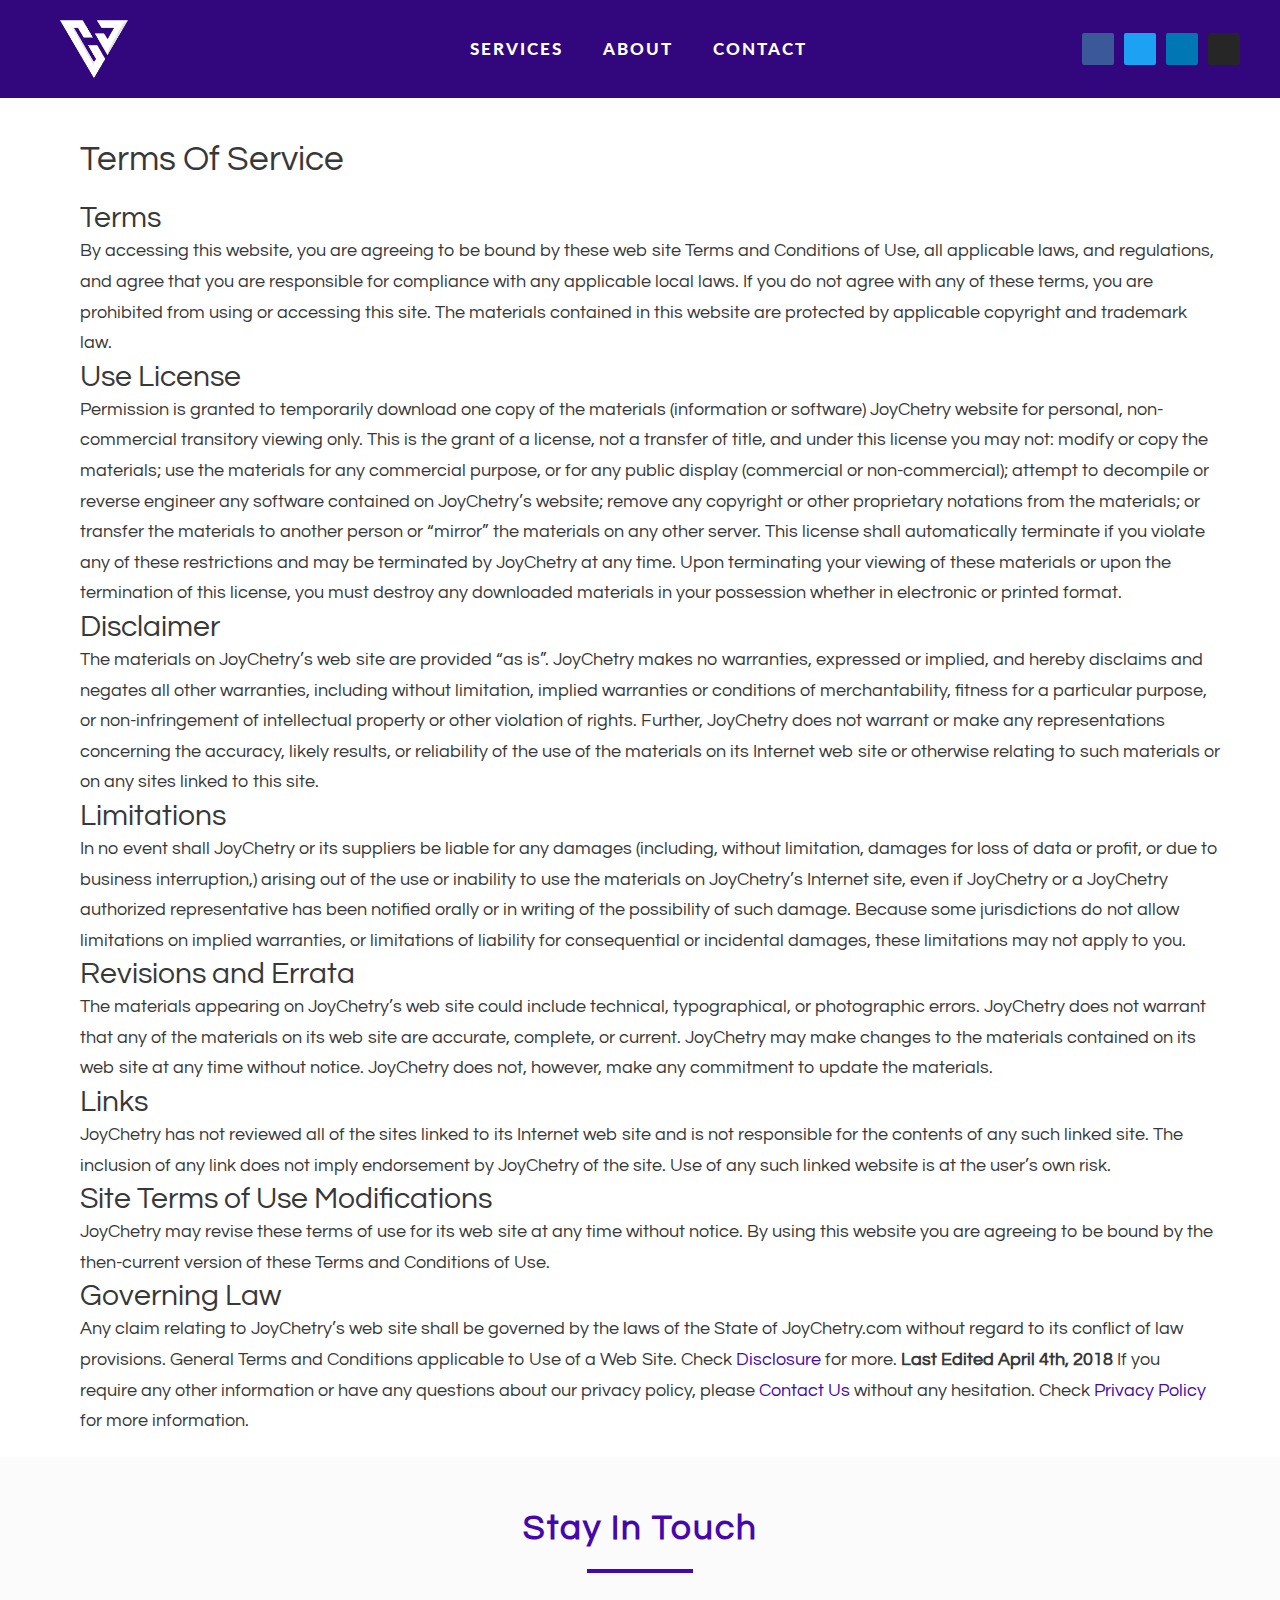
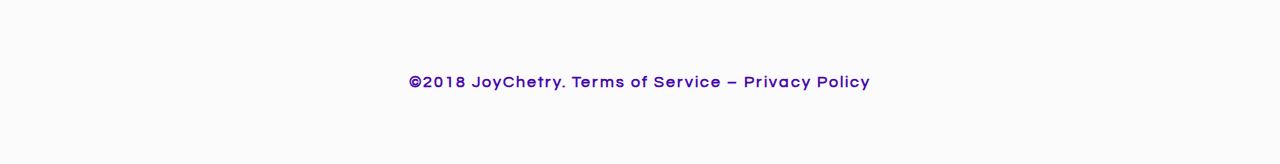
<file: tos/index.html>
<!DOCTYPE html>
<html lang="en-US">
<head>
<meta charset="UTF-8">
<meta name="viewport" content="width=device-width, initial-scale=1">


<title>Terms Of Service - Joy Chetry</title>


<meta name="robots" content="noindex, nofollow">
<meta property="og:locale" content="en_US">
<meta property="og:type" content="article">
<meta property="og:title" content="Terms Of Service - Joy Chetry">
<meta property="og:description" content="Terms By accessing this website, you are agreeing to be bound by these web site Terms and Conditions of Use, all applicable laws, and regulations, and agree that you are responsible for compliance with any applicable local laws. If you do not agree with any of these terms, you are prohibited from using or accessing …  Terms Of Service Read More »">
<meta property="og:url" content="https://joychetry.github.io/v1/tos/">
<meta property="og:site_name" content="Joy Chetry">
<meta name="twitter:card" content="summary_large_image">
<meta name="twitter:description" content="Terms By accessing this website, you are agreeing to be bound by these web site Terms and Conditions of Use, all applicable laws, and regulations, and agree that you are responsible for compliance with any applicable local laws. If you do not agree with any of these terms, you are prohibited from using or accessing … Terms Of Service Read More »">
<meta name="twitter:title" content="Terms Of Service - Joy Chetry">
<script type="application/ld+json" class="yoast-schema-graph yoast-schema-graph--main">{"@context":"https://schema.org","@graph":[{"@type":"WebSite","@id":"https://joychetry.github.io/v1/#website","url":"https://joychetry.github.io/v1/","name":"Joy Chetry","publisher":{"@id":"https://joychetry.github.io/v1/#person"},"potentialAction":{"@type":"SearchAction","target":"https://joychetry.github.io/v1/?s={search_term_string}","query-input":"required name=search_term_string"}},{"@type":"WebPage","@id":"https://joychetry.github.io/v1/tos/#webpage","url":"https://joychetry.github.io/v1/tos/","inLanguage":"en-US","name":"Terms Of Service - Joy Chetry","isPartOf":{"@id":"https://joychetry.github.io/v1/#website"},"datePublished":"2018-04-04T13:53:52+05:30","dateModified":"2018-06-30T10:33:34+05:30","breadcrumb":{"@id":"https://joychetry.github.io/v1/tos/#breadcrumb"}},{"@type":"BreadcrumbList","@id":"https://joychetry.github.io/v1/tos/#breadcrumb","itemListElement":[{"@type":"ListItem","position":1,"item":{"@type":"WebPage","@id":"https://joychetry.github.io/v1/","url":"https://joychetry.github.io/v1/","name":"Home"}},{"@type":"ListItem","position":2,"item":{"@type":"WebPage","@id":"https://joychetry.github.io/v1/tos/","url":"https://joychetry.github.io/v1/tos/","name":"Terms Of Service"}}]}]}</script>


<link rel="dns-prefetch" href="//fonts.googleapis.com">
<link rel="dns-prefetch" href="//s.w.org">


<link rel="stylesheet" id="astra-theme-css-css" href="https://joychetry.github.io/v1/wp-content/themes/astra/assets/css/minified/style.min.css" type="text/css" media="all">
<style id="astra-theme-css-inline-css" type="text/css">
html{font-size:112.5%;}a,.page-title{color:#4608ad;}a:hover,a:focus{color:#150233;}body,button,input,select,textarea{font-family:'Questrial',sans-serif;font-weight:400;font-size:18px;font-size:1rem;line-height:1.7;}blockquote{color:#000000;}h1,.entry-content h1,.entry-content h1 a,h2,.entry-content h2,.entry-content h2 a,h3,.entry-content h3,.entry-content h3 a,h4,.entry-content h4,.entry-content h4 a,h5,.entry-content h5,.entry-content h5 a,h6,.entry-content h6,.entry-content h6 a,.site-title,.site-title a{font-family:'Questrial',sans-serif;font-weight:400;}.site-title{font-size:1.7em;}header .site-logo-img .custom-logo-link img{max-width:200px;}.astra-logo-svg{width:200px;}.ast-archive-description .ast-archive-title{font-size:1.7em;}.site-header .site-description{font-size:15px;font-size:0.83333333333333rem;}.entry-title{font-size:2.8em;}.comment-reply-title{font-size:29px;font-size:1.6111111111111rem;}.ast-comment-list #cancel-comment-reply-link{font-size:18px;font-size:1rem;}h1,.entry-content h1,.entry-content h1 a{font-size:35px;font-size:1.9444444444444rem;}h2,.entry-content h2,.entry-content h2 a{font-size:30px;font-size:1.6666666666667rem;}h3,.entry-content h3,.entry-content h3 a{font-size:28px;font-size:1.5555555555556rem;}h4,.entry-content h4,.entry-content h4 a{font-size:26px;font-size:1.4444444444444rem;}h5,.entry-content h5,.entry-content h5 a{font-size:24px;font-size:1.3333333333333rem;}h6,.entry-content h6,.entry-content h6 a{font-size:20px;font-size:1.1111111111111rem;}.ast-single-post .entry-title,.page-title{font-size:3.4em;}#secondary,#secondary button,#secondary input,#secondary select,#secondary textarea{font-size:18px;font-size:1rem;}::selection{color:transparent;}body,h1,.entry-title a,.entry-content h1,.entry-content h1 a,h2,.entry-content h2,.entry-content h2 a,h3,.entry-content h3,.entry-content h3 a,h4,.entry-content h4,.entry-content h4 a,h5,.entry-content h5,.entry-content h5 a,h6,.entry-content h6,.entry-content h6 a{color:#383838;}.tagcloud a:hover,.tagcloud a:focus,.tagcloud a.current-item{color:#ffffff;border-color:#4608ad;background-color:#4608ad;}.main-header-menu a,.ast-header-custom-item a{color:#383838;}.main-header-menu li:hover > a,.main-header-menu li:hover > .ast-menu-toggle,.main-header-menu .ast-masthead-custom-menu-items a:hover,.main-header-menu li.focus > a,.main-header-menu li.focus > .ast-menu-toggle,.main-header-menu .current-menu-item > a,.main-header-menu .current-menu-ancestor > a,.main-header-menu .current_page_item > a,.main-header-menu .current-menu-item > .ast-menu-toggle,.main-header-menu .current-menu-ancestor > .ast-menu-toggle,.main-header-menu .current_page_item > .ast-menu-toggle{color:#4608ad;}input:focus,input[type="text"]:focus,input[type="email"]:focus,input[type="url"]:focus,input[type="password"]:focus,input[type="reset"]:focus,input[type="search"]:focus,textarea:focus{border-color:#4608ad;}input[type="radio"]:checked,input[type=reset],input[type="checkbox"]:checked,input[type="checkbox"]:hover:checked,input[type="checkbox"]:focus:checked,input[type=range]::-webkit-slider-thumb{border-color:#4608ad;background-color:#4608ad;box-shadow:none;}.site-footer a:hover + .post-count,.site-footer a:focus + .post-count{background:#4608ad;border-color:#4608ad;}.footer-adv .footer-adv-overlay{border-top-style:solid;border-top-color:#7a7a7a;}.ast-comment-meta{line-height:1.666666667;font-size:15px;font-size:0.83333333333333rem;}.single .nav-links .nav-previous,.single .nav-links .nav-next,.single .ast-author-details .author-title,.ast-comment-meta{color:#4608ad;}.menu-toggle,button,.ast-button,.button,input#submit,input[type="button"],input[type="submit"],input[type="reset"]{border-radius:35px;padding:10px 40px;color:#ffffff;border-color:#ee4a03;background-color:#ee4a03;}button:focus,.menu-toggle:hover,button:hover,.ast-button:hover,.button:hover,input[type=reset]:hover,input[type=reset]:focus,input#submit:hover,input#submit:focus,input[type="button"]:hover,input[type="button"]:focus,input[type="submit"]:hover,input[type="submit"]:focus{color:#ffffff;border-color:#d64f02;background-color:#d64f02;}.entry-meta,.entry-meta *{line-height:1.45;color:#4608ad;}.entry-meta a:hover,.entry-meta a:hover *,.entry-meta a:focus,.entry-meta a:focus *{color:#150233;}.ast-404-layout-1 .ast-404-text{font-size:200px;font-size:11.111111111111rem;}.widget-title{font-size:25px;font-size:1.3888888888889rem;color:#383838;}#cat option,.secondary .calendar_wrap thead a,.secondary .calendar_wrap thead a:visited{color:#4608ad;}.secondary .calendar_wrap #today,.ast-progress-val span{background:#4608ad;}.secondary a:hover + .post-count,.secondary a:focus + .post-count{background:#4608ad;border-color:#4608ad;}.calendar_wrap #today > a{color:#ffffff;}.ast-pagination a,.page-links .page-link,.single .post-navigation a{color:#4608ad;}.ast-pagination a:hover,.ast-pagination a:focus,.ast-pagination > span:hover:not(.dots),.ast-pagination > span.current,.page-links > .page-link,.page-links .page-link:hover,.post-navigation a:hover{color:#150233;}.ast-header-break-point .ast-mobile-menu-buttons-minimal.menu-toggle{background:transparent;color:#ee4a03;}.ast-header-break-point .ast-mobile-menu-buttons-outline.menu-toggle{background:transparent;border:1px solid #ee4a03;color:#ee4a03;}.ast-header-break-point .ast-mobile-menu-buttons-fill.menu-toggle{background:#ee4a03;color:#ffffff;}@media (min-width:545px){.ast-page-builder-template .comments-area,.single.ast-page-builder-template .entry-header,.single.ast-page-builder-template .post-navigation{max-width:1240px;margin-left:auto;margin-right:auto;}}body,.ast-separate-container{background-color:#f4f4f7;}@media (max-width:768px){.comment-reply-title{font-size:28px;font-size:1.6470588235294rem;}.ast-comment-meta{font-size:14px;font-size:0.82352941176471rem;}.widget-title{font-size:24px;font-size:1.4117647058824rem;}body,button,input,select,textarea{font-size:17px;font-size:0.94444444444444rem;}.ast-comment-list #cancel-comment-reply-link{font-size:17px;font-size:0.94444444444444rem;}#secondary,#secondary button,#secondary input,#secondary select,#secondary textarea{font-size:17px;font-size:0.94444444444444rem;}.site-title{font-size:1.6em;}.ast-archive-description .ast-archive-title{font-size:1.6em;}.entry-title{font-size:2.3em;}h1,.entry-content h1,.entry-content h1 a{font-size:2.6em;}h2,.entry-content h2,.entry-content h2 a{font-size:2.3em;}h3,.entry-content h3,.entry-content h3 a{font-size:2em;}h4,.entry-content h4,.entry-content h4 a{font-size:1.6em;}h5,.entry-content h5,.entry-content h5 a{font-size:1.3em;}h6,.entry-content h6,.entry-content h6 a{font-size:1.1em;}.ast-single-post .entry-title,.page-title{font-size:2.6em;}}@media (max-width:544px){.comment-reply-title{font-size:26px;font-size:1.625rem;}.ast-comment-meta{font-size:13px;font-size:0.8125rem;}.widget-title{font-size:22px;font-size:1.375rem;}body,button,input,select,textarea{font-size:16px;font-size:0.88888888888889rem;}.ast-comment-list #cancel-comment-reply-link{font-size:16px;font-size:0.88888888888889rem;}#secondary,#secondary button,#secondary input,#secondary select,#secondary textarea{font-size:16px;font-size:0.88888888888889rem;}.site-title{font-size:1.5em;}.ast-archive-description .ast-archive-title{font-size:1.5em;}.entry-title{font-size:2em;}h1,.entry-content h1,.entry-content h1 a{font-size:2.3em;}h2,.entry-content h2,.entry-content h2 a{font-size:2em;}h3,.entry-content h3,.entry-content h3 a{font-size:1.8em;}h4,.entry-content h4,.entry-content h4 a{font-size:1.5em;}h5,.entry-content h5,.entry-content h5 a{font-size:1.2em;}h6,.entry-content h6,.entry-content h6 a{font-size:1.1em;}.ast-single-post .entry-title,.page-title{font-size:2.3em;}}@media (max-width:544px){html{font-size:112.5%;}}@media (min-width:769px){.ast-container{max-width:1240px;}}@font-face {font-family: "Astra";src: url( https://joychetry.github.io/v1/wp-content/themes/astra/assets/fonts/astra.woff) format("woff"),url( https://joychetry.github.io/v1/wp-content/themes/astra/assets/fonts/astra.ttf) format("truetype"),url( https://joychetry.github.io/v1/wp-content/themes/astra/assets/fonts/astra.svg#astra) format("svg");font-weight: normal;font-style: normal;font-display: fallback;}@media (max-width:921px) {.main-header-bar .main-header-bar-navigation{display:none;}}.ast-desktop .main-header-menu.submenu-with-border .sub-menu,.ast-desktop .main-header-menu.submenu-with-border .children,.ast-desktop .main-header-menu.submenu-with-border .astra-full-megamenu-wrapper{border-color:#eaeaea;}.ast-desktop .main-header-menu.submenu-with-border .sub-menu,.ast-desktop .main-header-menu.submenu-with-border .children{border-top-width:0px;border-right-width:0px;border-left-width:0px;border-bottom-width:0px;border-style:solid;}.ast-desktop .main-header-menu.submenu-with-border .sub-menu .sub-menu,.ast-desktop .main-header-menu.submenu-with-border .children .children{top:-0px;}.ast-desktop .main-header-menu.submenu-with-border .sub-menu a,.ast-desktop .main-header-menu.submenu-with-border .children a{border-bottom-width:0px;border-style:solid;border-color:#eaeaea;}@media (min-width:769px){.main-header-menu .sub-menu li.ast-left-align-sub-menu:hover > ul,.main-header-menu .sub-menu li.ast-left-align-sub-menu.focus > ul{margin-left:-0px;}}@media (max-width:920px){.ast-404-layout-1 .ast-404-text{font-size:100px;font-size:5.5555555555556rem;}}
.ast-header-break-point .site-header{border-bottom-width:0;}@media (min-width:769px){.main-header-bar{border-bottom-width:0;}}.ast-flex{-webkit-align-content:center;-ms-flex-line-pack:center;align-content:center;-webkit-box-align:center;-webkit-align-items:center;-moz-box-align:center;-ms-flex-align:center;align-items:center;}.main-header-bar{padding:1em 0;}.ast-site-identity{padding:0;}
@media (min-width:769px){.ast-theme-transparent-header #masthead{position:absolute;left:0;right:0;}.ast-theme-transparent-header .main-header-bar, .ast-theme-transparent-header.ast-header-break-point .main-header-bar{background:none;}body.elementor-editor-active.ast-theme-transparent-header #masthead, .fl-builder-edit .ast-theme-transparent-header #masthead, body.vc_editor.ast-theme-transparent-header #masthead{z-index:0;}.ast-header-break-point.ast-replace-site-logo-transparent.ast-theme-transparent-header .custom-mobile-logo-link{display:none;}.ast-header-break-point.ast-replace-site-logo-transparent.ast-theme-transparent-header .transparent-custom-logo{display:inline-block;}.ast-theme-transparent-header .ast-above-header{background-image:none;background-color:transparent;}.ast-theme-transparent-header .ast-below-header{background-image:none;background-color:transparent;}}@media (max-width:768px){.ast-theme-transparent-header #masthead{position:absolute;left:0;right:0;}.ast-theme-transparent-header .main-header-bar, .ast-theme-transparent-header.ast-header-break-point .main-header-bar{background:none;}body.elementor-editor-active.ast-theme-transparent-header #masthead, .fl-builder-edit .ast-theme-transparent-header #masthead, body.vc_editor.ast-theme-transparent-header #masthead{z-index:0;}.ast-header-break-point.ast-replace-site-logo-transparent.ast-theme-transparent-header .custom-mobile-logo-link{display:none;}.ast-header-break-point.ast-replace-site-logo-transparent.ast-theme-transparent-header .transparent-custom-logo{display:inline-block;}.ast-theme-transparent-header .ast-above-header{background-image:none;background-color:transparent;}.ast-theme-transparent-header .ast-below-header{background-image:none;background-color:transparent;}}.ast-theme-transparent-header .main-header-bar, .ast-theme-transparent-header .site-header{border-bottom-width:0;}
.ast-breadcrumbs .trail-browse, .ast-breadcrumbs .trail-items, .ast-breadcrumbs .trail-items li{display:inline-block;margin:0;padding:0;border:none;background:inherit;text-indent:0;}.ast-breadcrumbs .trail-browse{font-size:inherit;font-style:inherit;font-weight:inherit;color:inherit;}.ast-breadcrumbs .trail-items{list-style:none;}.trail-items li::after{padding:0 0.3em;content:"»";}.trail-items li:last-of-type::after{display:none;}
</style>
<link rel="stylesheet" id="astra-google-fonts-css" href="//fonts.googleapis.com/css?family=Questrial%3A400&display=fallback&ver=1.8.7" type="text/css" media="all">
<link rel="stylesheet" id="wp-block-library-css" href="https://joychetry.github.io/v1/wp-includes/css/dist/block-library/style.min.css" type="text/css" media="all">
<link rel="stylesheet" id="eae-css-css" href="https://joychetry.github.io/v1/wp-content/plugins/addon-elements-for-elementor-page-builder/assets/css/eae.min.css" type="text/css" media="all">
<link rel="stylesheet" id="vegas-css-css" href="https://joychetry.github.io/v1/wp-content/plugins/addon-elements-for-elementor-page-builder/assets/lib/vegas/vegas.min.css" type="text/css" media="all">
<link rel="stylesheet" id="astra-addon-css-0-css" href="https://joychetry.github.io/v1/wp-content/plugins/astra-addon/addons/header-sections/assets/css/minified/style.min.css" type="text/css" media="all">
<link rel="stylesheet" id="astra-addon-css-1-css" href="https://joychetry.github.io/v1/wp-content/plugins/astra-addon/addons/scroll-to-top/assets/css/minified/style.min.css" type="text/css" media="all">
<link rel="stylesheet" id="astra-addon-css-css" href="https://joychetry.github.io/v1/wp-content/plugins/astra-addon/addons/advanced-search/assets/css/minified/style.min.css" type="text/css" media="all">
<style id="astra-addon-css-inline-css" type="text/css">
.ast-separate-container .blog-layout-1, .ast-separate-container .blog-layout-2, .ast-separate-container .blog-layout-3{background-color:transparent;background-image:none;}.ast-separate-container .ast-article-post{background-color:#ffffff;}.ast-separate-container .ast-article-single, .ast-separate-container .comment-respond,.ast-separate-container .ast-comment-list li, .ast-separate-container .ast-woocommerce-container, .ast-separate-container .error-404, .ast-separate-container .no-results, .single.ast-separate-container .ast-author-meta, .ast-separate-container .related-posts-title-wrapper, .ast-separate-container.ast-two-container #secondary .widget,.ast-separate-container .comments-count-wrapper, .ast-box-layout.ast-plain-container .site-content,.ast-padded-layout.ast-plain-container .site-content{background-color:#ffffff;}#ast-scroll-top{color:#ffffff;background-color:rgba(31,38,46,0.8);font-size:15px;font-size:0.83333333333333rem;border-radius:0;}.site-title, .site-title a{font-family:'Questrial', sans-serif;text-transform:inherit;}.secondary .widget-title{font-family:'Questrial', sans-serif;text-transform:inherit;}.secondary .widget > *:not(.widget-title){font-family:'Questrial', sans-serif;}.ast-single-post .entry-title, .page-title{font-family:'Questrial', sans-serif;line-height:1;text-transform:inherit;}.ast-archive-description .ast-archive-title{font-family:'Questrial', sans-serif;text-transform:inherit;}.blog .entry-title, .blog .entry-title a, .archive .entry-title, .archive .entry-title a, .search .entry-title, .search .entry-title a {font-family:'Questrial', sans-serif;text-transform:inherit;}h1, .entry-content h1, .entry-content h1 a{font-family:'Questrial', sans-serif;text-transform:inherit;}h2, .entry-content h2, .entry-content h2 a{font-family:'Questrial', sans-serif;line-height:1;text-transform:inherit;}h3, .entry-content h3, .entry-content h3 a{font-family:'Questrial', sans-serif;text-transform:inherit;}h4, .entry-content h4, .entry-content h4 a{font-family:'Questrial', sans-serif;text-transform:inherit;}h5, .entry-content h5, .entry-content h5 a{font-family:'Questrial', sans-serif;text-transform:inherit;}h6, .entry-content h6, .entry-content h6 a{font-family:'Questrial', sans-serif;text-transform:inherit;}
</style>
<link rel="stylesheet" id="elementor-icons-css" href="https://joychetry.github.io/v1/wp-content/plugins/elementor/assets/lib/eicons/css/elementor-icons.min.css" type="text/css" media="all">
<link rel="stylesheet" id="font-awesome-css" href="https://joychetry.github.io/v1/wp-content/plugins/elementor/assets/lib/font-awesome/css/font-awesome.min.css" type="text/css" media="all">
<link rel="stylesheet" id="elementor-animations-css" href="https://joychetry.github.io/v1/wp-content/plugins/elementor/assets/lib/animations/animations.min.css" type="text/css" media="all">
<link rel="stylesheet" id="elementor-frontend-css" href="https://joychetry.github.io/v1/wp-content/uploads/elementor/css/custom-frontend.min.css" type="text/css" media="all">
<link rel="stylesheet" id="elementor-pro-css" href="https://joychetry.github.io/v1/wp-content/uploads/elementor/css/custom-pro-frontend.min.css" type="text/css" media="all">
<link rel="stylesheet" id="elementor-global-css" href="https://joychetry.github.io/v1/wp-content/uploads/elementor/css/global.css" type="text/css" media="all">
<link rel="stylesheet" id="elementor-post-22-css" href="https://joychetry.github.io/v1/wp-content/uploads/elementor/css/post-22.css" type="text/css" media="all">
<link rel="stylesheet" id="elementor-post-7254-css" href="https://joychetry.github.io/v1/wp-content/uploads/elementor/css/post-7254.css" type="text/css" media="all">
<link rel="stylesheet" id="elementor-post-7251-css" href="https://joychetry.github.io/v1/wp-content/uploads/elementor/css/post-7251.css" type="text/css" media="all">
<link rel="stylesheet" id="elementor-post-7968-css" href="https://joychetry.github.io/v1/wp-content/uploads/elementor/css/post-7968.css" type="text/css" media="all">
<link rel="stylesheet" id="google-fonts-1-css" href="https://fonts.googleapis.com/css?family=Lato%3A100%2C100italic%2C200%2C200italic%2C300%2C300italic%2C400%2C400italic%2C500%2C500italic%2C600%2C600italic%2C700%2C700italic%2C800%2C800italic%2C900%2C900italic%7CLibre+Franklin%3A100%2C100italic%2C200%2C200italic%2C300%2C300italic%2C400%2C400italic%2C500%2C500italic%2C600%2C600italic%2C700%2C700italic%2C800%2C800italic%2C900%2C900italic&ver=5.4.2" type="text/css" media="all">

<script type="text/javascript" src="https://joychetry.github.io/v1/wp-includes/js/jquery/jquery.js"></script>
<script type="text/javascript" src="https://joychetry.github.io/v1/wp-includes/js/jquery/jquery-migrate.min.js"></script>






<meta name="theme-color" content="#32067c"> <meta name="msapplication-navbutton-color" content="#32067c"> <meta name="apple-mobile-web-app-status-bar-style" content="#32067c">
<meta name="google-site-verification" content="XaMrYmKrW7_i0jHrXvNs0oP18r2uFb_sChZr8AeGPbE"><style type="text/css">.recentcomments a{display:inline !important;padding:0 !important;margin:0 !important;}</style><link rel="icon" href="https://joychetry.github.io/v1/wp-content/uploads/cropped-Joy-favicon-32x32.png" sizes="32x32">
<link rel="icon" href="https://joychetry.github.io/v1/wp-content/uploads/cropped-Joy-favicon-192x192.png" sizes="192x192">
<link rel="apple-touch-icon" href="https://joychetry.github.io/v1/wp-content/uploads/cropped-Joy-favicon-180x180.png">
<meta name="msapplication-TileImage" content="https://joychetry.github.io/v1/wp-content/uploads/cropped-Joy-favicon-270x270.png">
		<style type="text/css" id="wp-custom-css">
			/*
You can add your own CSS here.

Click the help icon above to learn more.
*/

.ast-page-builder-template .post-navigation {display: none;}

h1 {line-height:1.2 !important;}
h2 {line-height:1.2 !important;}
h3 {line-height:1.3 !important;}
h4 {line-height:1.4 !important;}
h5 {line-height:1.5 !important;}
h6 {line-height:1.6 !important;}

body {font-size: 100%}
		</style>
		</head>

<body itemtype="https://schema.org/WebPage" itemscope="itemscope" class="page-template page-template-elementor_header_footer page page-id-22 wp-custom-logo ast-desktop ast-page-builder-template ast-no-sidebar astra-1.8.7 ast-header-custom-item-inside ast-single-post ast-inherit-site-logo-transparent elementor-page-7968 ast-normal-title-enabled elementor-default elementor-template-full-width elementor-page elementor-page-22 astra-addon-1.8.2">

<div id="page" class="hfeed site">
	<a class="skip-link screen-reader-text" href="#content">Skip to content</a>

	
			<div data-elementor-type="header" data-elementor-id="7254" class="elementor elementor-7254 elementor-location-header" data-elementor-settings="[]">
			<div class="elementor-inner">
				<div class="elementor-section-wrap">
							<section class="has_eae_slider elementor-element elementor-element-3f92052b elementor-section-stretched elementor-section-content-middle elementor-section-boxed elementor-section-height-default elementor-section-height-default elementor-section elementor-top-section" data-id="3f92052b" data-element_type="section" id="lpnavmenu" data-settings='{"background_background":"classic","sticky":"top","sticky_on":[],"stretch_section":"section-stretched","sticky_offset":0,"sticky_effects_offset":0}'>
						<div class="elementor-container elementor-column-gap-no">
				<div class="elementor-row">
				<div class="has_eae_slider elementor-element elementor-element-35e3e23c elementor-column elementor-col-100 elementor-top-column" data-id="35e3e23c" data-element_type="column">
			<div class="elementor-column-wrap  elementor-element-populated">
					<div class="elementor-widget-wrap">
				<div class="elementor-element elementor-element-69f08e7 elementor-widget elementor-widget-theme-site-logo elementor-widget-image" data-id="69f08e7" data-element_type="widget" data-widget_type="theme-site-logo.default">
				<div class="elementor-widget-container">
					<div class="elementor-image">
											<a href="https://joychetry.github.io/v1" data-elementor-open-lightbox="">
							<img width="265" height="228" src="https://joychetry.github.io/v1/wp-content/uploads/Chetry-Joy-white-200x172.png" class="attachment-full size-full" alt="" srcset="https://joychetry.github.io/v1/wp-content/uploads/Chetry-Joy-white.png 265w,https://joychetry.github.io/v1/wp-content/uploads/Chetry-Joy-white-200x172.png 200w" sizes="(max-width: 265px) 100vw, 265px">								</a>
											</div>
				</div>
				</div>
						</div>
			</div>
		</div>
				<div class="has_eae_slider elementor-element elementor-element-5ab60d6a elementor-column elementor-col-100 elementor-top-column" data-id="5ab60d6a" data-element_type="column">
			<div class="elementor-column-wrap  elementor-element-populated">
					<div class="elementor-widget-wrap">
				<div class="elementor-element elementor-element-2bb0ba2b elementor-nav-menu__align-center elementor-nav-menu--stretch elementor-nav-menu--indicator-chevron elementor-nav-menu--dropdown-tablet elementor-nav-menu__text-align-aside elementor-nav-menu--toggle elementor-nav-menu--burger elementor-widget elementor-widget-nav-menu" data-id="2bb0ba2b" data-element_type="widget" data-settings='{"full_width":"stretch","layout":"horizontal","toggle":"burger"}' data-widget_type="nav-menu.default">
				<div class="elementor-widget-container">
						<nav class="elementor-nav-menu--main elementor-nav-menu__container elementor-nav-menu--layout-horizontal e--pointer-underline e--animation-fade"><ul id="menu-1-2bb0ba2b" class="elementor-nav-menu"><li class="menu-item menu-item-type-post_type menu-item-object-page menu-item-7024"><a href="https://joychetry.github.io/v1/services/" class="elementor-item">Services</a></li>
<li class="menu-item menu-item-type-post_type menu-item-object-page menu-item-8214"><a href="https://joychetry.github.io/v1/about/" class="elementor-item">About</a></li>
<li class="menu-item menu-item-type-post_type menu-item-object-page menu-item-7013"><a href="https://joychetry.github.io/v1/contact/" class="elementor-item">Contact</a></li>
</ul></nav>
					<div class="elementor-menu-toggle">
			<i class="eicon" aria-hidden="true"></i>
			<span class="elementor-screen-only">Menu</span>
		</div>
		<nav class="elementor-nav-menu--dropdown elementor-nav-menu__container"><ul id="menu-2-2bb0ba2b" class="elementor-nav-menu"><li class="menu-item menu-item-type-post_type menu-item-object-page menu-item-7024"><a href="https://joychetry.github.io/v1/services/" class="elementor-item">Services</a></li>
<li class="menu-item menu-item-type-post_type menu-item-object-page menu-item-8214"><a href="https://joychetry.github.io/v1/about/" class="elementor-item">About</a></li>
<li class="menu-item menu-item-type-post_type menu-item-object-page menu-item-7013"><a href="https://joychetry.github.io/v1/contact/" class="elementor-item">Contact</a></li>
</ul></nav>
				</div>
				</div>
						</div>
			</div>
		</div>
				<div class="has_eae_slider elementor-element elementor-element-1fb371a6 elementor-column elementor-col-100 elementor-top-column" data-id="1fb371a6" data-element_type="column">
			<div class="elementor-column-wrap  elementor-element-populated">
					<div class="elementor-widget-wrap">
				<div class="elementor-element elementor-element-2628ba1 elementor-shape-square elementor-hidden-phone elementor-hidden-tablet elementor-widget elementor-widget-social-icons" data-id="2628ba1" data-element_type="widget" data-widget_type="social-icons.default">
				<div class="elementor-widget-container">
					<div class="elementor-social-icons-wrapper">
							<a class="elementor-icon elementor-social-icon elementor-social-icon-facebook" href="https://www.facebook.com/chetryjoy" target="_blank">
					<span class="elementor-screen-only">Facebook</span>
					<i class="fa fa-facebook"></i>
				</a>
							<a class="elementor-icon elementor-social-icon elementor-social-icon-twitter" href="https://twitter.com/joychetri" target="_blank">
					<span class="elementor-screen-only">Twitter</span>
					<i class="fa fa-twitter"></i>
				</a>
							<a class="elementor-icon elementor-social-icon elementor-social-icon-linkedin" href="https://www.linkedin.com/in/joychetry" target="_blank">
					<span class="elementor-screen-only">Linkedin</span>
					<i class="fa fa-linkedin"></i>
				</a>
							<a class="elementor-icon elementor-social-icon elementor-social-icon-instagram" href="https://instagram.com/joychetry" target="_blank">
					<span class="elementor-screen-only">Instagram</span>
					<i class="fa fa-instagram"></i>
				</a>
					</div>
				</div>
				</div>
						</div>
			</div>
		</div>
						</div>
			</div>
		</section>
						</div>
			</div>
		</div>
		
	
	
	<div id="content" class="site-content">

		<div class="ast-container">

				<div data-elementor-type="post" data-elementor-id="22" class="elementor elementor-22 elementor-bc-flex-widget" data-elementor-settings="[]">
			<div class="elementor-inner">
				<div class="elementor-section-wrap">
							<section class="has_eae_slider elementor-element elementor-element-2c124df3 elementor-section-boxed elementor-section-height-default elementor-section-height-default elementor-section elementor-top-section" data-id="2c124df3" data-element_type="section" data-settings='{"background_background":"classic"}'>
						<div class="elementor-container elementor-column-gap-default">
				<div class="elementor-row">
				<div class="has_eae_slider elementor-element elementor-element-12701017 elementor-column elementor-col-100 elementor-top-column" data-id="12701017" data-element_type="column">
			<div class="elementor-column-wrap  elementor-element-populated">
					<div class="elementor-widget-wrap">
				<div class="elementor-element elementor-element-4bfcdc0 elementor-widget elementor-widget-theme-post-title elementor-page-title elementor-widget-heading" data-id="4bfcdc0" data-element_type="widget" data-widget_type="theme-post-title.default">
				<div class="elementor-widget-container">
			<h1 class="elementor-heading-title elementor-size-default">Terms Of Service</h1>		</div>
				</div>
				<div class="elementor-element elementor-element-212746ec elementor-widget elementor-widget-text-editor" data-id="212746ec" data-element_type="widget" data-widget_type="text-editor.default">
				<div class="elementor-widget-container">
					<div class="elementor-text-editor elementor-clearfix"><h2 style="text-align: left;">Terms</h2>
By accessing this website, you are agreeing to be bound by these web site Terms and Conditions of Use, all applicable laws, and regulations, and agree that you are responsible for compliance with any applicable local laws. If you do not agree with any of these terms, you are prohibited from using or accessing this site. The materials contained in this website are protected by applicable copyright and trademark law.
<h2>Use License</h2>
Permission is granted to temporarily download one copy of the materials (information or software) JoyChetry website for personal, non-commercial transitory viewing only. This is the grant of a license, not a transfer of title, and under this license you may not:
modify or copy the materials;
use the materials for any commercial purpose, or for any public display (commercial or non-commercial);
attempt to decompile or reverse engineer any software contained on JoyChetry’s website;
remove any copyright or other proprietary notations from the materials; or
transfer the materials to another person or “mirror” the materials on any other server.
This license shall automatically terminate if you violate any of these restrictions and may be terminated by JoyChetry at any time. Upon terminating your viewing of these materials or upon the termination of this license, you must destroy any downloaded materials in your possession whether in electronic or printed format.
<h2>Disclaimer</h2>
The materials on JoyChetry’s web site are provided “as is”. JoyChetry makes no warranties, expressed or implied, and hereby disclaims and negates all other warranties, including without limitation, implied warranties or conditions of merchantability, fitness for a particular purpose, or non-infringement of intellectual property or other violation of rights. Further, JoyChetry does not warrant or make any representations concerning the accuracy, likely results, or reliability of the use of the materials on its Internet web site or otherwise relating to such materials or on any sites linked to this site.
<h2>Limitations</h2>
In no event shall JoyChetry or its suppliers be liable for any damages (including, without limitation, damages for loss of data or profit, or due to business interruption,) arising out of the use or inability to use the materials on JoyChetry’s Internet site, even if JoyChetry or a JoyChetry authorized representative has been notified orally or in writing of the possibility of such damage. Because some jurisdictions do not allow limitations on implied warranties, or limitations of liability for consequential or incidental damages, these limitations may not apply to you.
<h2>Revisions and Errata</h2>
The materials appearing on JoyChetry’s web site could include technical, typographical, or photographic errors. JoyChetry does not warrant that any of the materials on its web site are accurate, complete, or current. JoyChetry may make changes to the materials contained on its web site at any time without notice. JoyChetry does not, however, make any commitment to update the materials.
<h2>Links</h2>
JoyChetry has not reviewed all of the sites linked to its Internet web site and is not responsible for the contents of any such linked site. The inclusion of any link does not imply endorsement by JoyChetry of the site. Use of any such linked website is at the user’s own risk.
<h2>Site Terms of Use Modifications</h2>
JoyChetry may revise these terms of use for its web site at any time without notice. By using this website you are agreeing to be bound by the then-current version of these Terms and Conditions of Use.
<h2>Governing Law</h2>
Any claim relating to JoyChetry’s web site shall be governed by the laws of the State of JoyChetry.com without regard to its conflict of law provisions.

General Terms and Conditions applicable to Use of a Web Site. Check <a href="https://joychetry.github.io/v1/disclosure/">Disclosure</a> for more.

<strong>Last Edited April 4th, 2018</strong>

If you require any other information or have any questions about our privacy policy,
please <a href="https://joychetry.github.io/v1/contact/">Contact Us</a> without any hesitation. Check <a href="https://joychetry.github.io/v1/privacy-policy/">Privacy Policy</a> for more information.</div>
				</div>
				</div>
						</div>
			</div>
		</div>
						</div>
			</div>
		</section>
						</div>
			</div>
		</div>
					
			</div> 

		</div>

		
		
				<div data-elementor-type="footer" data-elementor-id="7251" class="elementor elementor-7251 elementor-bc-flex-widget elementor-location-footer" data-elementor-settings="[]">
			<div class="elementor-inner">
				<div class="elementor-section-wrap">
							<section class="has_eae_slider elementor-element elementor-element-593a58a8 elementor-section-content-middle elementor-section-boxed elementor-section-height-default elementor-section-height-default elementor-section elementor-top-section" data-id="593a58a8" data-element_type="section" data-settings='{"background_background":"classic"}'>
						<div class="elementor-container elementor-column-gap-default">
				<div class="elementor-row">
				<div class="has_eae_slider elementor-element elementor-element-47a47bb2 elementor-column elementor-col-100 elementor-top-column" data-id="47a47bb2" data-element_type="column">
			<div class="elementor-column-wrap  elementor-element-populated">
					<div class="elementor-widget-wrap">
				<div class="elementor-element elementor-element-7bdaff7f elementor-widget elementor-widget-heading" data-id="7bdaff7f" data-element_type="widget" data-widget_type="heading.default">
				<div class="elementor-widget-container">
			<h2 class="elementor-heading-title elementor-size-default">Stay In Touch</h2>		</div>
				</div>
				<div class="elementor-element elementor-element-b034eba elementor-widget elementor-widget-divider" data-id="b034eba" data-element_type="widget" data-widget_type="divider.default">
				<div class="elementor-widget-container">
					<div class="elementor-divider">
			<span class="elementor-divider-separator"></span>
		</div>
				</div>
				</div>
				<div class="elementor-element elementor-element-aee190a elementor-shape-rounded elementor-widget elementor-widget-social-icons" data-id="aee190a" data-element_type="widget" data-widget_type="social-icons.default">
				<div class="elementor-widget-container">
					<div class="elementor-social-icons-wrapper">
							<a class="elementor-icon elementor-social-icon elementor-social-icon-envelope" href="mailto:hello@joy2019.offline?subject=Mail%20from%20JoyChetry.com" target="_blank">
					<span class="elementor-screen-only">Envelope</span>
					<i class="fa fa-envelope"></i>
				</a>
							<a class="elementor-icon elementor-social-icon elementor-social-icon-facebook" href="https://facebook.com/chetryjoy" target="_blank">
					<span class="elementor-screen-only">Facebook</span>
					<i class="fa fa-facebook"></i>
				</a>
							<a class="elementor-icon elementor-social-icon elementor-social-icon-instagram" href="https://instagram.com/joychetry" target="_blank">
					<span class="elementor-screen-only">Instagram</span>
					<i class="fa fa-instagram"></i>
				</a>
							<a class="elementor-icon elementor-social-icon elementor-social-icon-twitter" href="https://twitter.com/joychetri" target="_blank">
					<span class="elementor-screen-only">Twitter</span>
					<i class="fa fa-twitter"></i>
				</a>
					</div>
				</div>
				</div>
				<div class="elementor-element elementor-element-28f797fc elementor-widget elementor-widget-text-editor" data-id="28f797fc" data-element_type="widget" data-widget_type="text-editor.default">
				<div class="elementor-widget-container">
					<div class="elementor-text-editor elementor-clearfix"><p>©2018 JoyChetry. <a href="https://joychetry.github.io/v1/tos/">Terms of Service</a> – <a href="https://joychetry.github.io/v1/privacy-policy/">Privacy Policy</a></p></div>
				</div>
				</div>
						</div>
			</div>
		</div>
						</div>
			</div>
		</section>
						</div>
			</div>
		</div>
		
		
	</div>

	
	<a id="ast-scroll-top" class="ast-scroll-top-icon ast-scroll-to-top-right" data-on-devices="both">
	<span class="screen-reader-text">Scroll to Top</span>
</a>
<script type="text/javascript">
/* <![CDATA[ */
var astra = {"break_point":"921","isRtl":""};
/* ]]> */
</script>
<script type="text/javascript" src="https://joychetry.github.io/v1/wp-content/themes/astra/assets/js/minified/style.min.js"></script>
<script type="text/javascript">
/* <![CDATA[ */
var eae_editor = {"plugin_url":"https:\/\/joychetry.github.io\/v1\/wp-content\/plugins\/addon-elements-for-elementor-page-builder\/"};
/* ]]> */
</script>
<script type="text/javascript" src="https://joychetry.github.io/v1/wp-content/plugins/addon-elements-for-elementor-page-builder/assets/js/eae.min.js"></script>
<script type="text/javascript" src="https://joychetry.github.io/v1/wp-includes/js/imagesloaded.min.js"></script>
<script type="text/javascript" src="https://joychetry.github.io/v1/wp-includes/js/masonry.min.js"></script>
<script type="text/javascript" src="https://joychetry.github.io/v1/wp-content/plugins/addon-elements-for-elementor-page-builder/assets/js/animated-main.min.js"></script>
<script type="text/javascript" src="https://joychetry.github.io/v1/wp-content/plugins/addon-elements-for-elementor-page-builder/assets/js/particles.min.js"></script>
<script type="text/javascript" src="https://joychetry.github.io/v1/wp-content/plugins/addon-elements-for-elementor-page-builder/assets/lib/magnific.min.js"></script>
<script type="text/javascript" src="https://joychetry.github.io/v1/wp-content/plugins/addon-elements-for-elementor-page-builder/assets/lib/vegas/vegas.min.js"></script>
<script type="text/javascript" src="https://joychetry.github.io/v1/wp-content/plugins/addon-elements-for-elementor-page-builder/assets/lib/swiper/js/swiper.min.js"></script>
<script type="text/javascript">
/* <![CDATA[ */
var astraAddon = {"sticky_active":""};
/* ]]> */
</script>
<script type="text/javascript" src="https://joychetry.github.io/v1/wp-content/plugins/astra-addon/addons/scroll-to-top/assets/js/minified/scroll-to-top.min.js"></script>
<script type="text/javascript" src="https://joychetry.github.io/v1/wp-content/plugins/astra-addon/addons/advanced-search/assets/js/minified/advanced-search.min.js"></script>
<script type="text/javascript" src="https://joychetry.github.io/v1/wp-content/plugins/elementor-pro/assets/lib/smartmenus/jquery.smartmenus.min.js"></script>
<script type="text/javascript" src="https://joychetry.github.io/v1/wp-content/plugins/elementor/assets/js/frontend-modules.min.js"></script>
<script type="text/javascript" src="https://joychetry.github.io/v1/wp-content/plugins/elementor-pro/assets/lib/sticky/jquery.sticky.min.js"></script>
<script type="text/javascript">
var ElementorProFrontendConfig = {"ajaxurl":"https:\/\/joychetry.github.io\/v1\/wp-admin\/admin-ajax.php","nonce":"c9ebcb614c","shareButtonsNetworks":{"facebook":{"title":"Facebook","has_counter":true},"twitter":{"title":"Twitter"},"google":{"title":"Google+","has_counter":true},"linkedin":{"title":"LinkedIn","has_counter":true},"pinterest":{"title":"Pinterest","has_counter":true},"reddit":{"title":"Reddit","has_counter":true},"vk":{"title":"VK","has_counter":true},"odnoklassniki":{"title":"OK","has_counter":true},"tumblr":{"title":"Tumblr"},"delicious":{"title":"Delicious"},"digg":{"title":"Digg"},"skype":{"title":"Skype"},"stumbleupon":{"title":"StumbleUpon","has_counter":true},"telegram":{"title":"Telegram"},"pocket":{"title":"Pocket","has_counter":true},"xing":{"title":"XING","has_counter":true},"whatsapp":{"title":"WhatsApp"},"email":{"title":"Email"},"print":{"title":"Print"}},"facebook_sdk":{"lang":"en_US","app_id":""}};
</script>
<script type="text/javascript" src="https://joychetry.github.io/v1/wp-content/plugins/elementor-pro/assets/js/frontend.min.js"></script>
<script type="text/javascript" src="https://joychetry.github.io/v1/wp-includes/js/jquery/ui/position.min.js"></script>
<script type="text/javascript" src="https://joychetry.github.io/v1/wp-content/plugins/elementor/assets/lib/dialog/dialog.min.js"></script>
<script type="text/javascript" src="https://joychetry.github.io/v1/wp-content/plugins/elementor/assets/lib/waypoints/waypoints.min.js"></script>
<script type="text/javascript" src="https://joychetry.github.io/v1/wp-content/plugins/elementor/assets/lib/swiper/swiper.min.js"></script>
<script type="text/javascript">
var elementorFrontendConfig = {"environmentMode":{"edit":false,"wpPreview":false},"is_rtl":false,"breakpoints":{"xs":0,"sm":480,"md":768,"lg":1024,"xl":1440,"xxl":1600},"version":"2.5.16","urls":{"assets":"https:\/\/joychetry.github.io\/v1\/wp-content\/plugins\/elementor\/assets\/"},"settings":{"page":[],"general":{"elementor_global_image_lightbox":"yes","elementor_enable_lightbox_in_editor":"yes"}},"post":{"id":22,"title":"Terms Of Service","excerpt":""}};
</script>
<script type="text/javascript" src="https://joychetry.github.io/v1/wp-content/plugins/elementor/assets/js/frontend.min.js"></script>
			<script>
			/(trident|msie)/i.test(navigator.userAgent)&&document.getElementById&&window.addEventListener&&window.addEventListener("hashchange",function(){var t,e=location.hash.substring(1);/^[A-z0-9_-]+$/.test(e)&&(t=document.getElementById(e))&&(/^(?:a|select|input|button|textarea)$/i.test(t.tagName)||(t.tabIndex=-1),t.focus())},!1);
			</script>
			
	</body>
</html>
</file>
